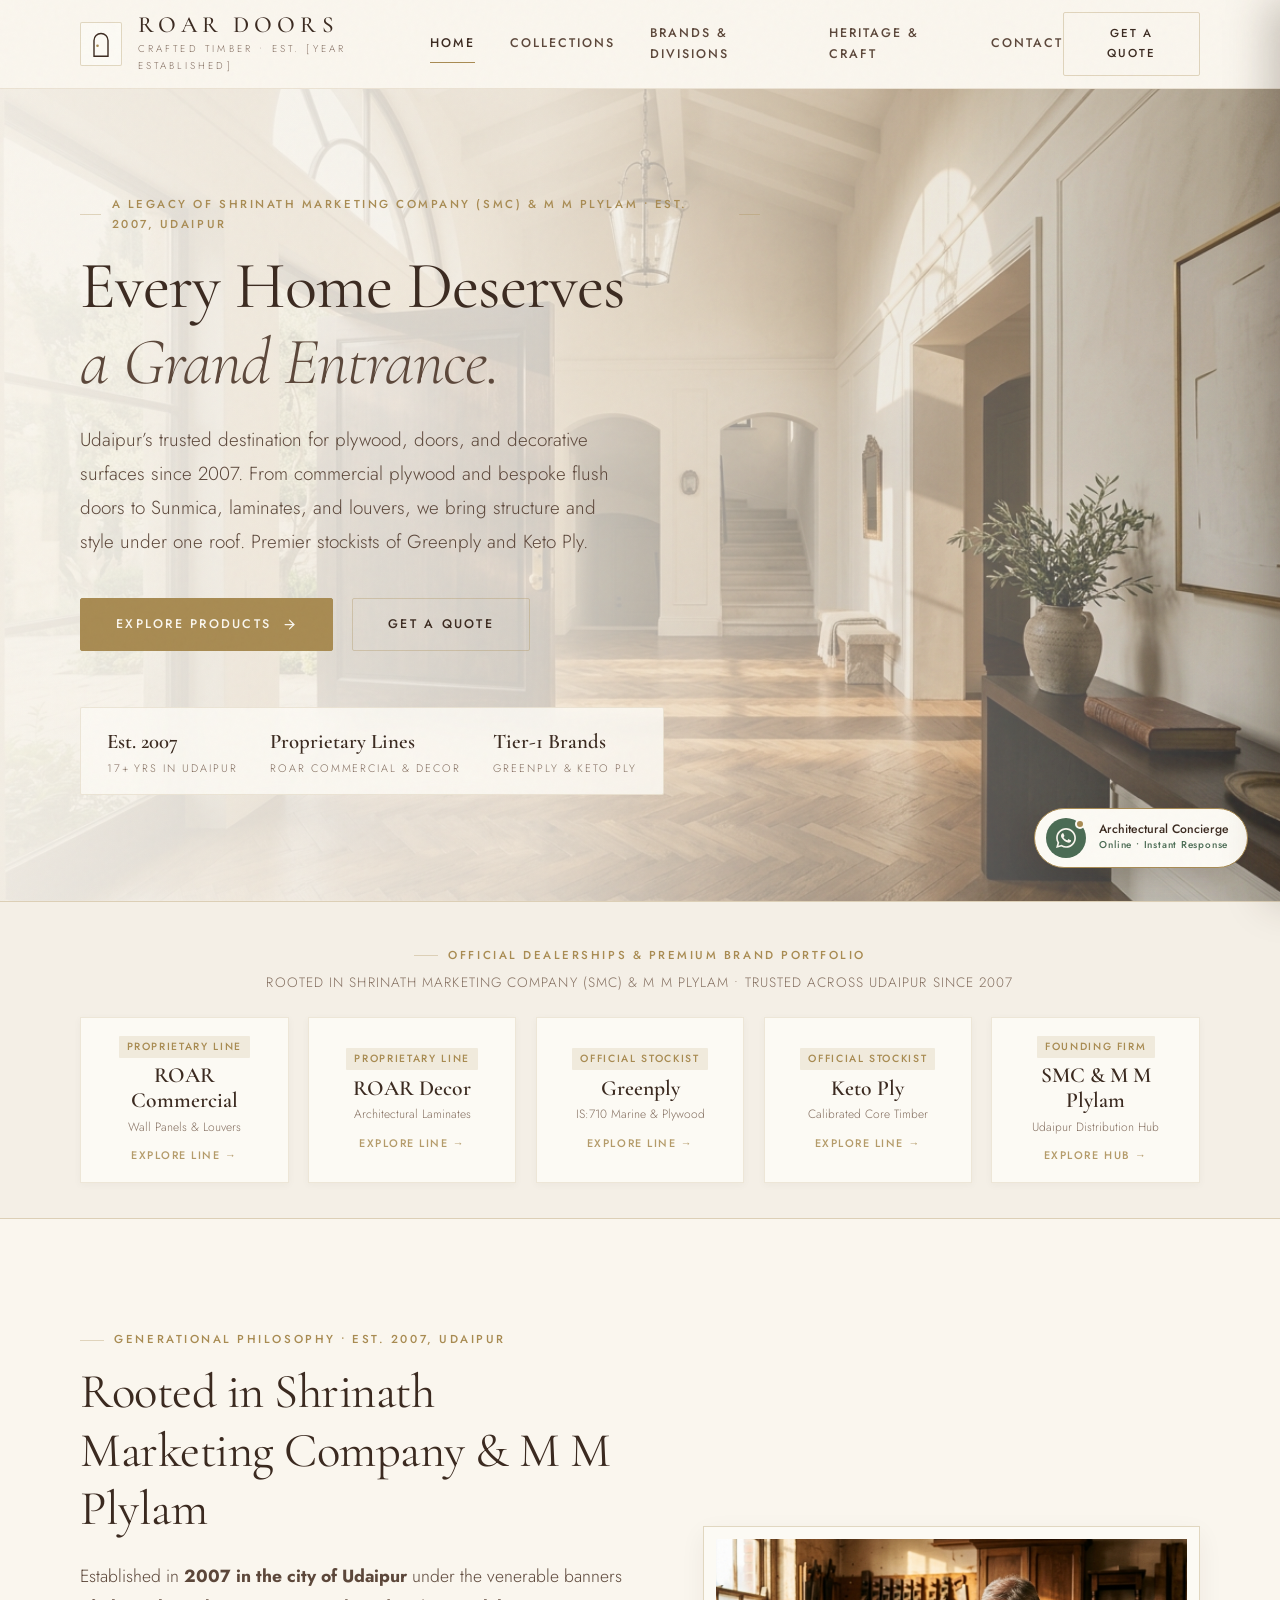
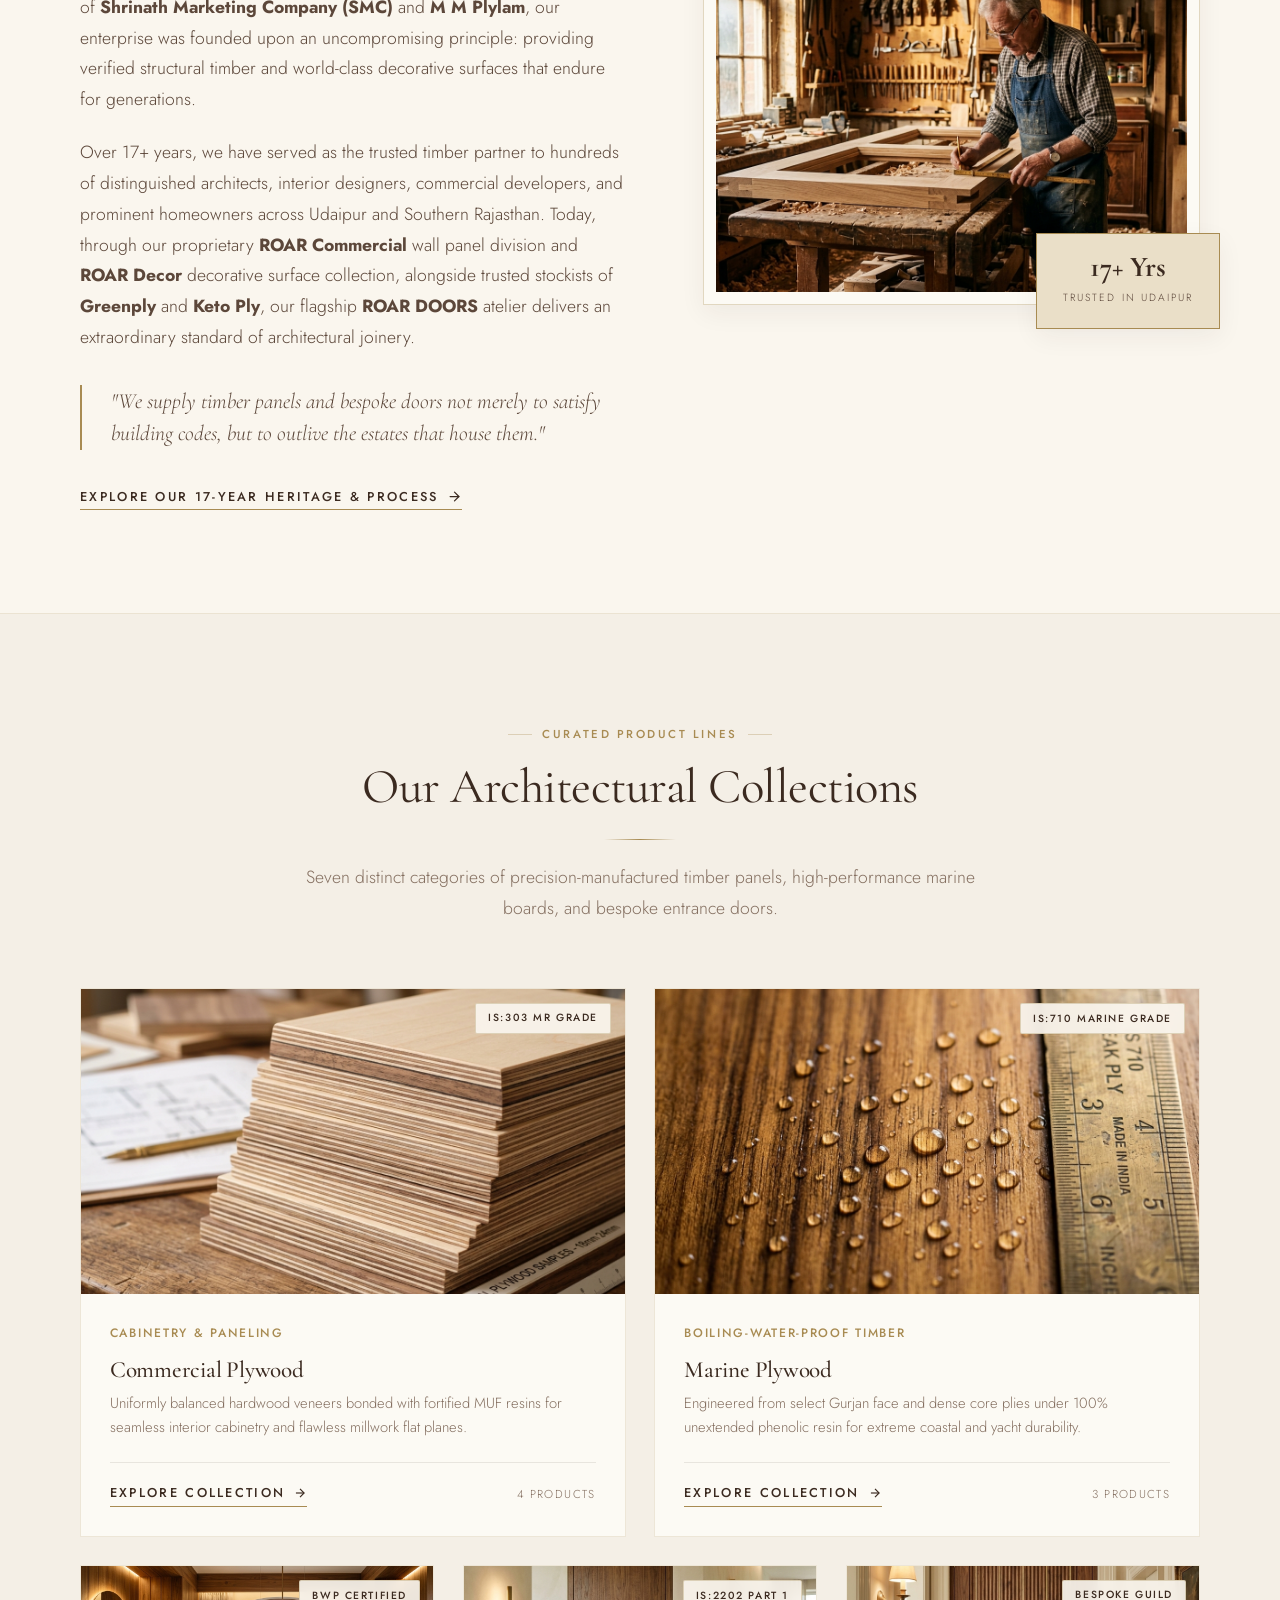
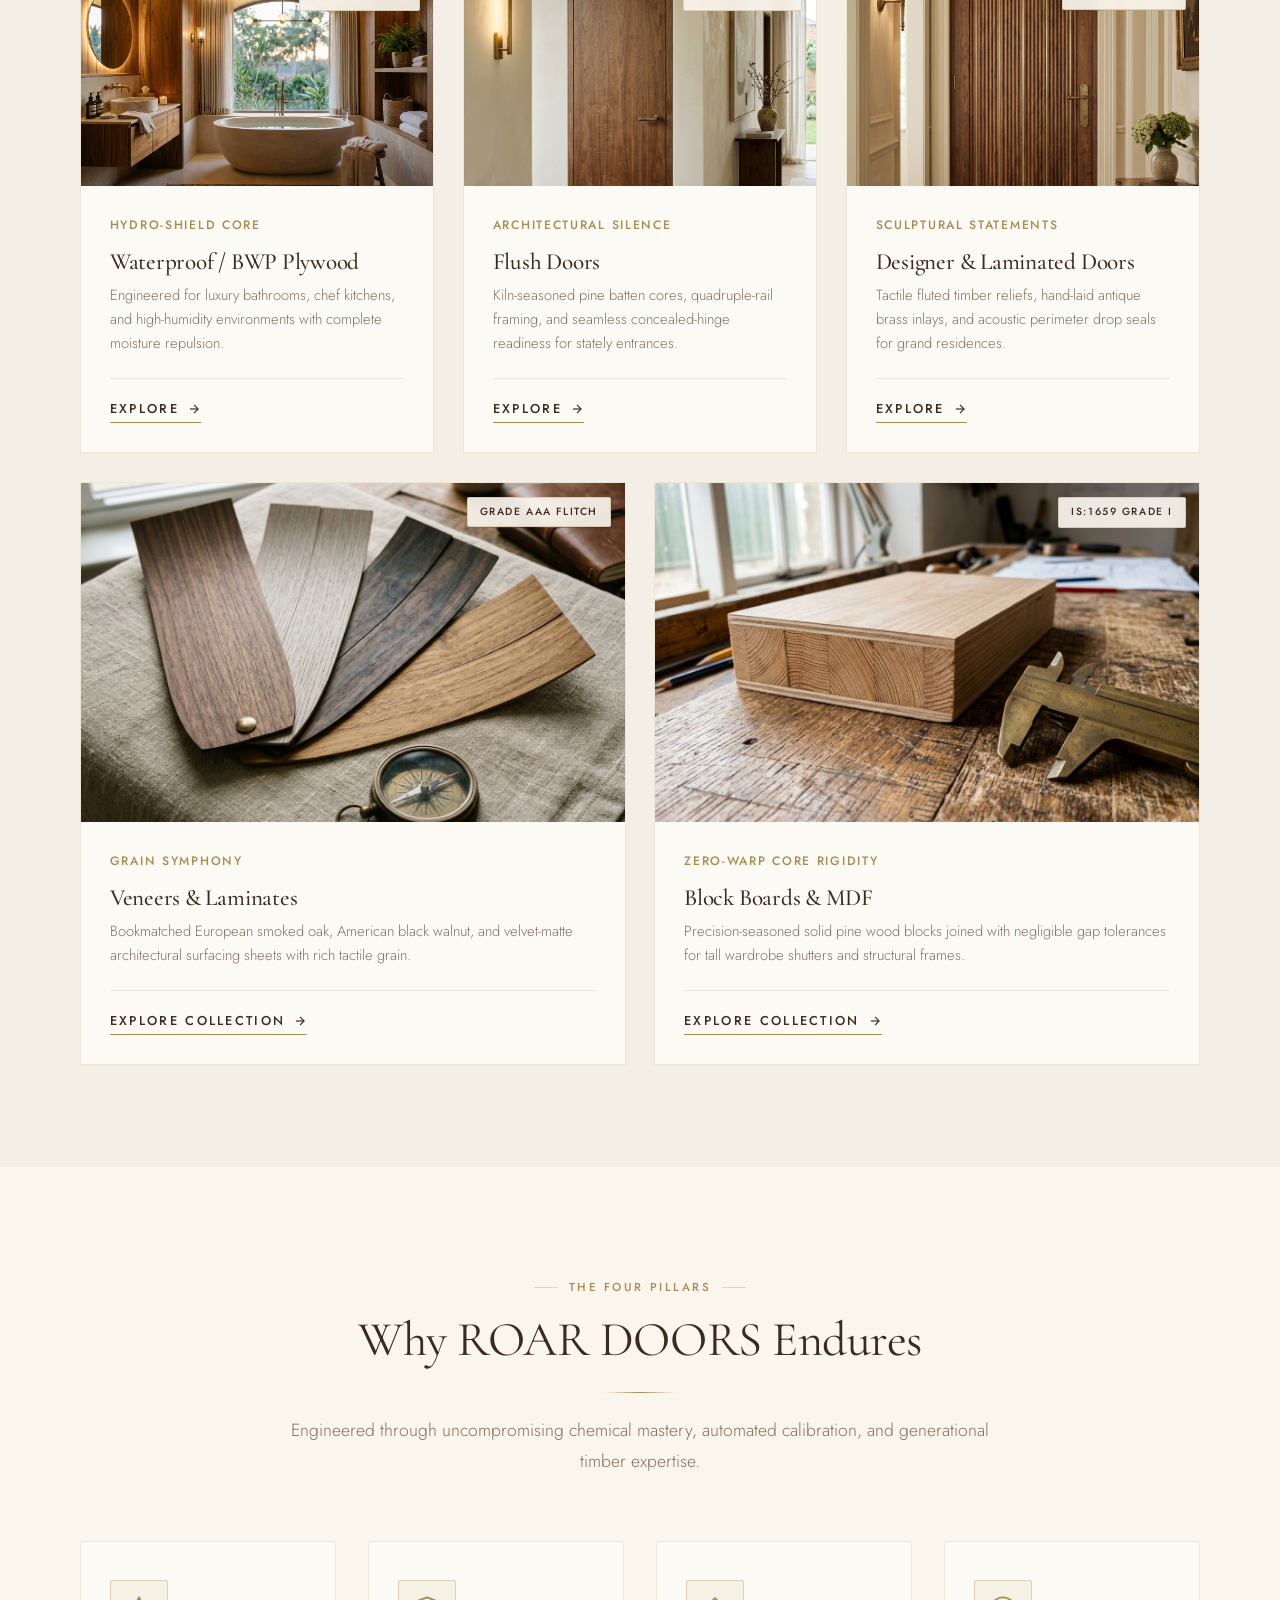
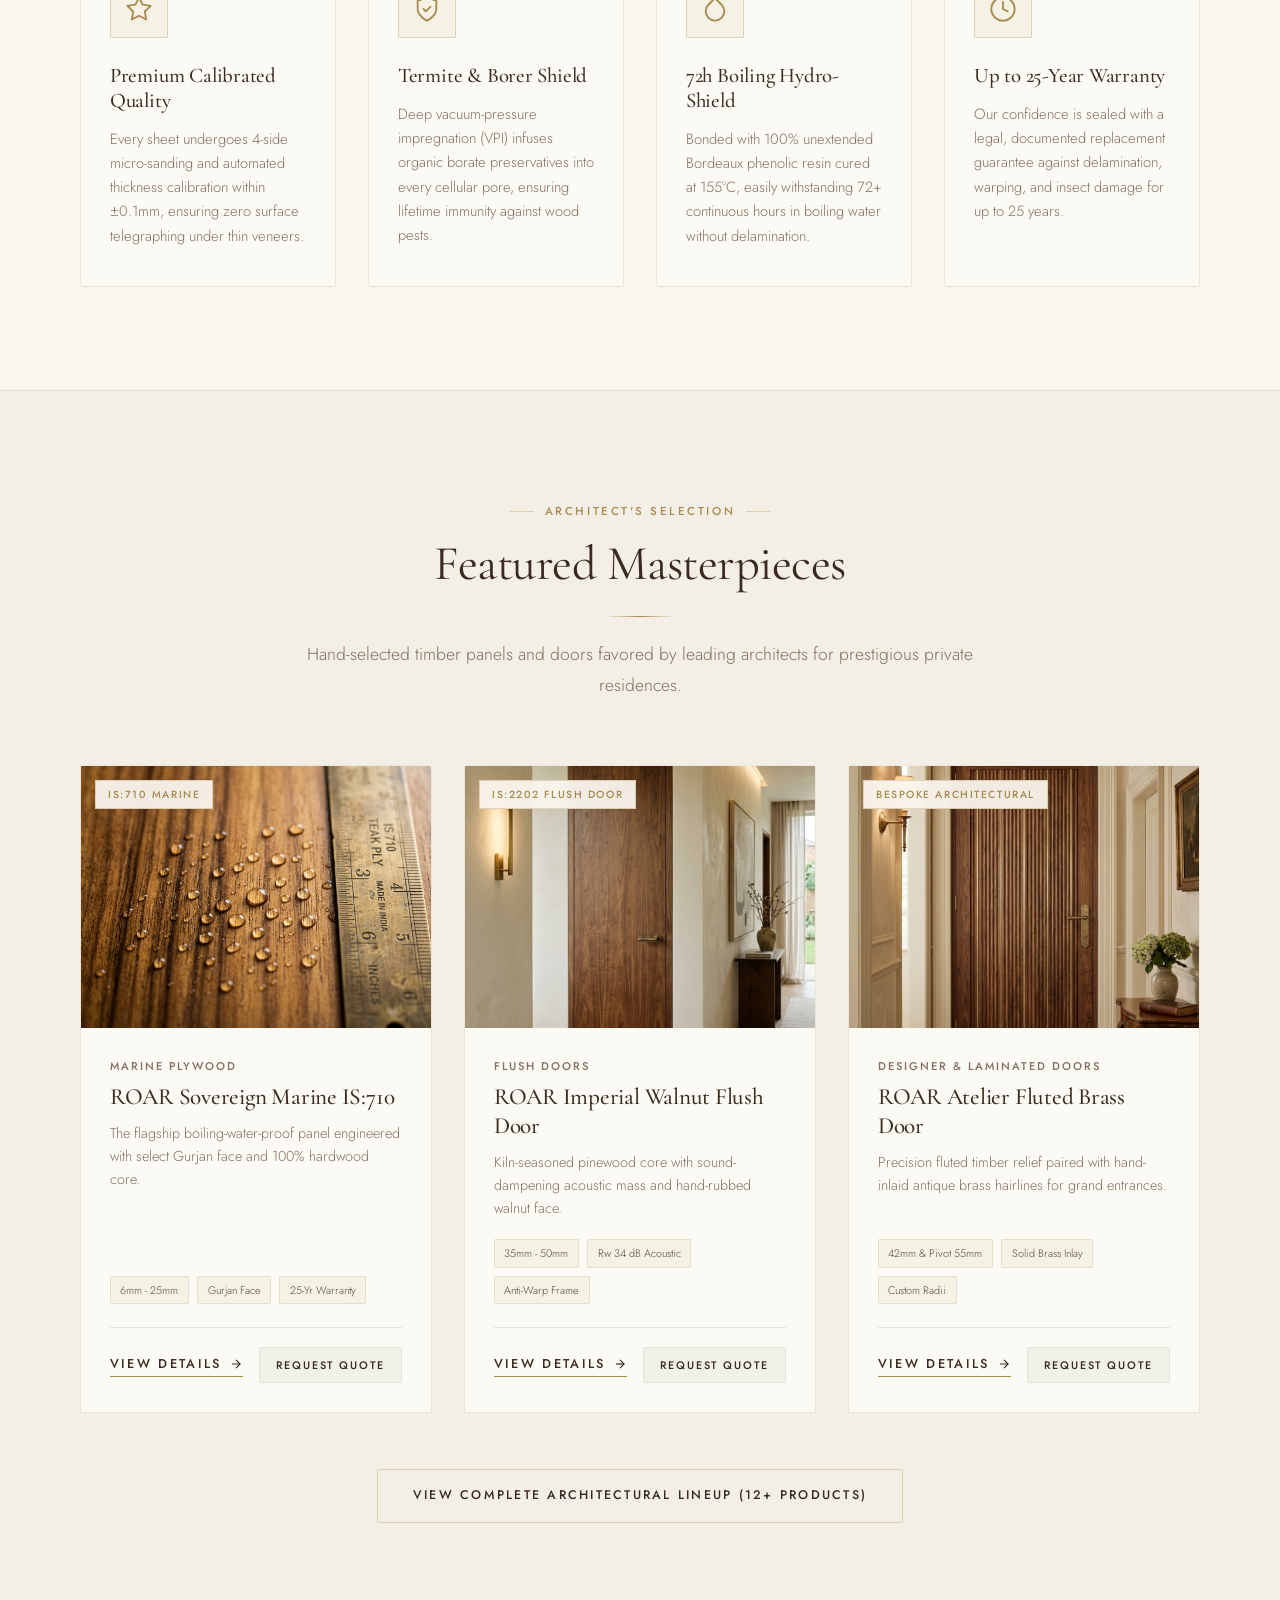
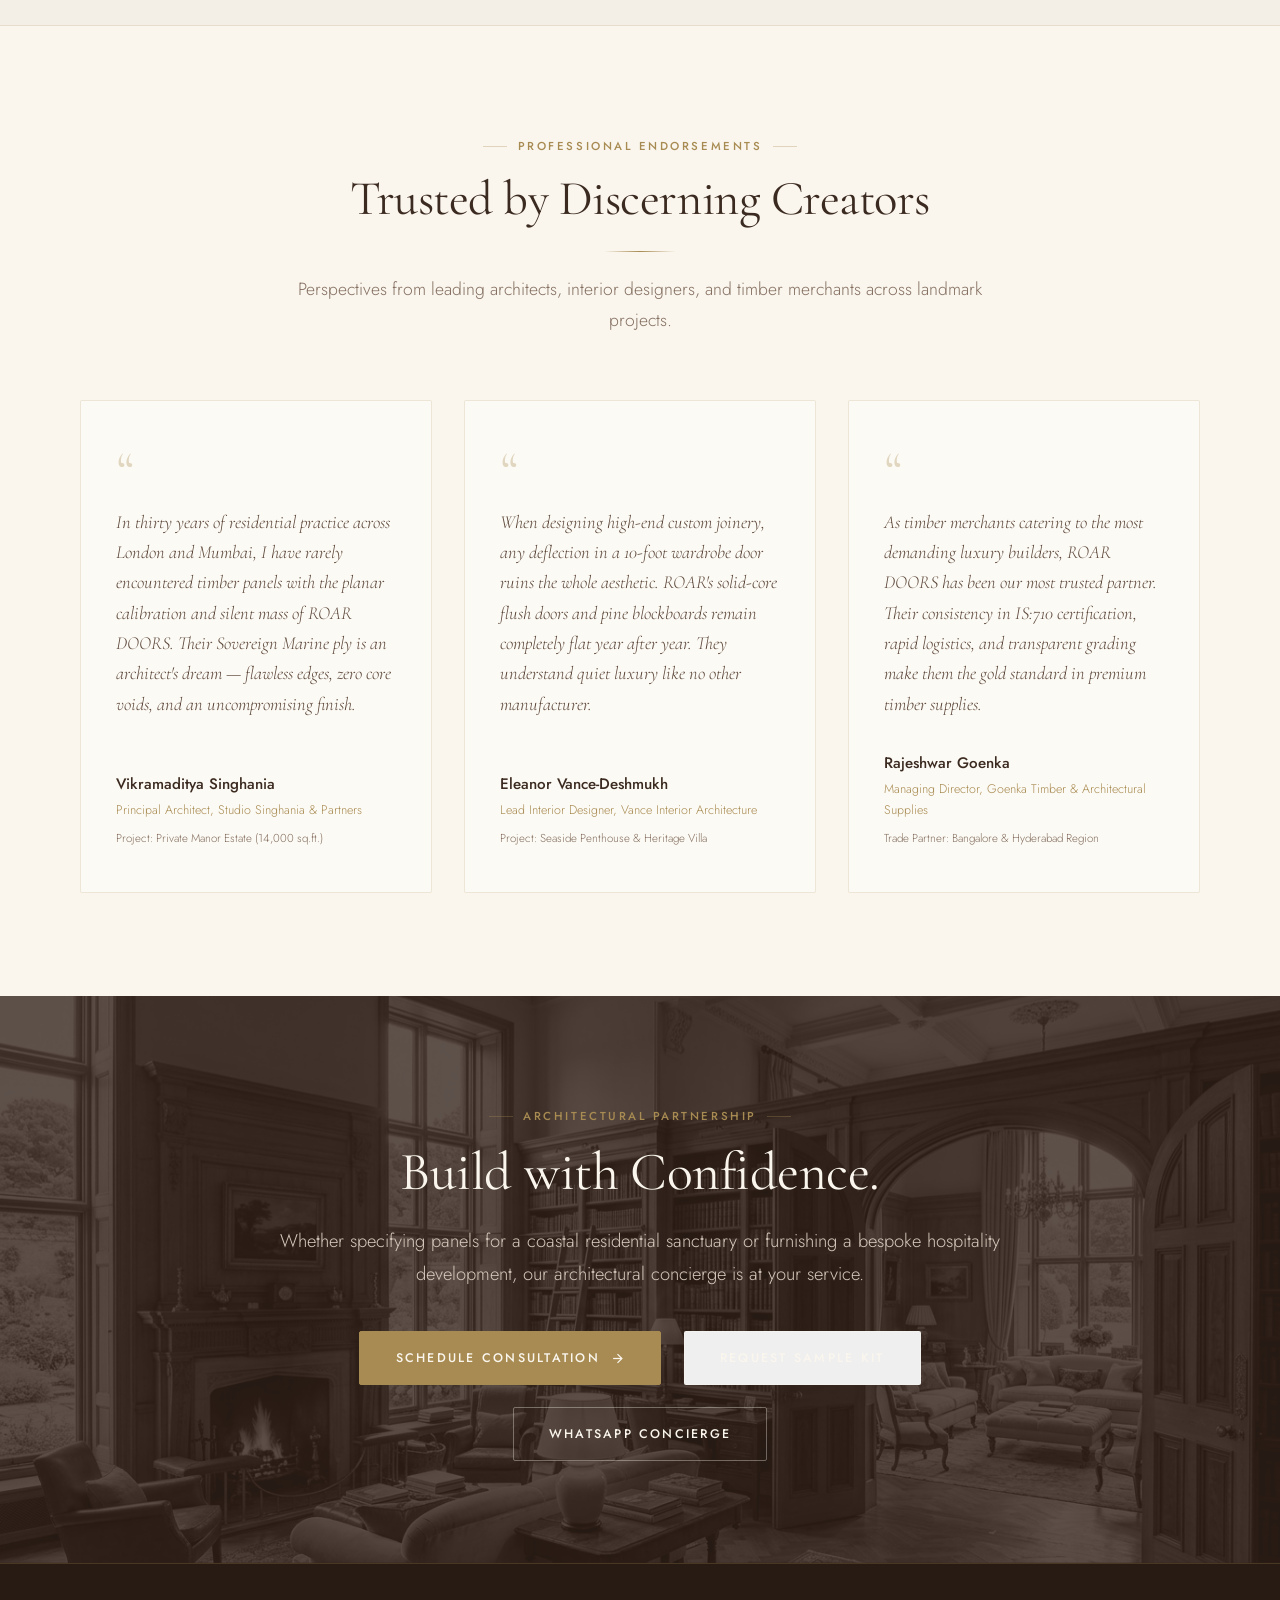
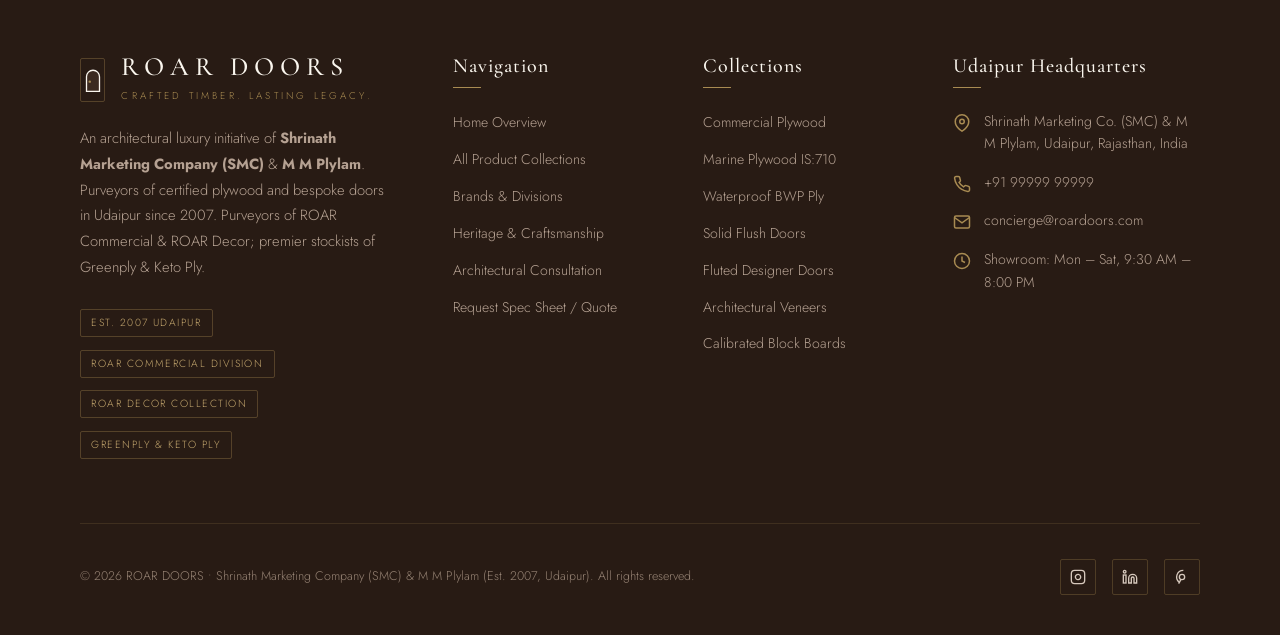
<file: index.html>
<!DOCTYPE html>
<html lang="en">
<head>
  <meta charset="UTF-8">
  <meta name="viewport" content="width=device-width, initial-scale=1.0">
  <title>ROAR DOORS | Every Home Deserves a Grand Entrance — Luxury Doors & Plywood</title>
  <meta name="description" content="ROAR DOORS manufactures peerless commercial and marine plywood, bespoke flush doors, and architectural veneers. Quiet luxury, timeless craftsmanship, and lifelong durability.">
  <meta name="keywords" content="ROAR DOORS, luxury plywood, marine plywood IS 710, bespoke doors, flush doors, architectural veneers, quiet luxury timber, block board">
  
  <!-- Favicon -->
  <link rel="icon" type="image/png" href="assets/images/roar_doors_logo.png">

  <!-- Google Fonts: Cormorant Garamond & Jost -->
  <link rel="preconnect" href="https://fonts.googleapis.com">
  <link rel="preconnect" href="https://fonts.gstatic.com" crossorigin>
  <link href="https://fonts.googleapis.com/css2?family=Cormorant+Garamond:ital,wght@0,300;0,400;0,500;0,600;0,700;1,300;1,400;1,600&family=Jost:wght@300;400;500;600&display=swap" rel="stylesheet">

  <!-- Core & Responsive Stylesheets -->
  <link rel="stylesheet" href="css/style.css">
  <link rel="stylesheet" href="css/responsive.css">
</head>
<body>

  <!-- ========================================================================
       01. Sticky Header & Navigation
       ======================================================================== -->
  <header class="site-header" id="site-header">
    <div class="container">
      <div class="header-inner">
        <!-- Wordmark & Arched Door Emblem -->
        <a href="index.html" class="brand-mark" aria-label="ROAR DOORS Home">
          <div class="brand-emblem">
            <!-- Arched Door Monogram SVG -->
            <svg viewBox="0 0 24 32" fill="none" xmlns="http://www.w3.org/2000/svg">
              <path d="M4 30V12C4 7.58172 7.58172 4 12 4C16.4183 4 20 7.58172 20 12V30H4Z" stroke="#3B2A20" stroke-width="1.6" fill="none"/>
              <circle cx="8" cy="18" r="1.5" fill="#A88B52"/>
            </svg>
          </div>
          <div class="brand-text">
            <span class="brand-title">ROAR DOORS</span>
            <span class="brand-sub">Crafted Timber • Est. [Year established]</span>
          </div>
        </a>

        <!-- Desktop Navigation -->
        <nav class="nav-menu" aria-label="Main Navigation">
          <a href="index.html" class="nav-link active">Home</a>
          <a href="products.html" class="nav-link">Collections</a>
          <a href="brands.html" class="nav-link">Brands & Divisions</a>
          <a href="about.html" class="nav-link">Heritage & Craft</a>
          <a href="contact.html" class="nav-link">Contact</a>
        </nav>

        <!-- Header Actions -->
        <div class="header-actions">
          <button class="btn btn-outline" data-open-quote-modal style="padding: 0.7rem 1.4rem; font-size: 0.72rem;">
            Get a Quote
          </button>
          <button class="mobile-toggle" aria-label="Toggle Mobile Menu">
            <svg viewBox="0 0 24 24" fill="none" stroke="currentColor" stroke-width="1.8" stroke-linecap="round" stroke-linejoin="round">
              <line x1="3" y1="12" x2="21" y2="12"></line>
              <line x1="3" y1="6" x2="21" y2="6"></line>
              <line x1="3" y1="18" x2="21" y2="18"></line>
            </svg>
          </button>
        </div>
      </div>
    </div>
  </header>

  <!-- Mobile Drawer Menu -->
  <div class="mobile-drawer-overlay"></div>
  <aside class="mobile-drawer" aria-label="Mobile Navigation Drawer">
    <div class="drawer-header">
      <div class="brand-mark">
        <div class="brand-emblem" style="width: 36px; height: 36px;">
          <svg viewBox="0 0 24 32" fill="none" style="width: 18px; height: 24px;">
            <path d="M4 30V12C4 7.58172 7.58172 4 12 4C16.4183 4 20 7.58172 20 12V30H4Z" stroke="#3B2A20" stroke-width="1.6"/>
            <circle cx="8" cy="18" r="1.5" fill="#A88B52"/>
          </svg>
        </div>
        <span class="brand-title" style="font-size: 1.25rem;">ROAR DOORS</span>
      </div>
      <button class="drawer-close-btn dialog-close-btn" aria-label="Close menu">&times;</button>
    </div>

    <nav class="drawer-links">
      <a href="index.html" class="active">Home</a>
      <a href="products.html">All Collections</a>
      <a href="brands.html">Brands & Divisions</a>
      <a href="about.html">Heritage & Craft</a>
      <a href="contact.html">Architectural Consultation</a>
    </nav>

    <div class="drawer-footer">
      <p style="font-size: 0.85rem; color: var(--text-muted); margin-bottom: 1.2rem;">
        Direct Inquiries: <br>
        <strong style="color: var(--text-primary);">[Phone]</strong><br>
        <span>[Email]</span>
      </p>
      <button class="btn btn-brass" style="width: 100%;" data-open-quote-modal>
        Request Architectural Quote
      </button>
    </div>
  </aside>

  <main id="main-content">
    <!-- ========================================================================
         02. Full-Screen Hero Section
         ======================================================================== -->
    <section class="hero-section" aria-label="Brand Introduction">
      <div class="hero-background">
        <!-- Hero Photography: Grand Walnut Pivot Door & Quiet Luxury Hall -->
        <img src="assets/images/hero_timber_interior.jpg" alt="ROAR DOORS bespoke solid timber pivot door in a luxury architectural villa" fetchpriority="high">
      </div>
      <div class="hero-scrim"></div>

      <div class="container">
        <div class="hero-content">
          <div class="eyebrow">A Legacy of Shrinath Marketing Company (SMC) & M M Plylam • Est. 2007, Udaipur</div>
          <h1 class="hero-tagline">
            Every Home Deserves<br>
            <em>a Grand Entrance.</em>
          </h1>
          <p class="hero-lead">
            Udaipur’s trusted destination for plywood, doors, and decorative surfaces since 2007. From commercial plywood and bespoke flush doors to Sunmica, laminates, and louvers, we bring structure and style under one roof. Premier stockists of Greenply and Keto Ply.
          </p>

          <div class="hero-cta-group">
            <a href="products.html" class="btn btn-brass">
              Explore Products
              <svg width="15" height="15" viewBox="0 0 24 24" fill="none" stroke="currentColor" stroke-width="2" stroke-linecap="round" stroke-linejoin="round">
                <line x1="5" y1="12" x2="19" y2="12"></line>
                <polyline points="12 5 19 12 12 19"></polyline>
              </svg>
            </a>
            <button class="btn btn-outline" data-open-quote-modal>
              Get a Quote
            </button>
          </div>

          <!-- Subtle specs banner -->
          <div class="hero-specs-badge">
            <div class="hero-spec-item">
              <strong>Est. 2007</strong>
              <span>17+ Yrs in Udaipur</span>
            </div>
            <div class="hero-spec-item">
              <strong>Proprietary Lines</strong>
              <span>ROAR Commercial & Decor</span>
            </div>
            <div class="hero-spec-item">
              <strong>Tier-1 Brands</strong>
              <span>Greenply & Keto Ply</span>
            </div>
          </div>
        </div>
      </div>
    </section>

    <!-- ========================================================================
         Authorized Brand Partners & Udaipur Heritage Strip
         ======================================================================== -->
    <section class="brand-partners-strip" aria-label="Authorized Brand Partners">
      <div class="container">
        <div class="brand-partners-header">
          <div class="eyebrow no-after">Official Dealerships & Premium Brand Portfolio</div>
          <p>Rooted in Shrinath Marketing Company (SMC) & M M Plylam • Trusted Across Udaipur Since 2007</p>
        </div>
        <div class="partners-badge-grid">
          <a href="brands.html?id=roar-commercial" class="partner-badge-card" title="Explore ROAR Commercial Product Line">
            <span class="partner-role">Proprietary Line</span>
            <span class="partner-name">ROAR Commercial</span>
            <span class="partner-cat">Wall Panels & Louvers</span>
            <span class="partner-explore-link">Explore Line &rarr;</span>
          </a>
          <a href="brands.html?id=roar-decor" class="partner-badge-card" title="Explore ROAR Decor Product Line">
            <span class="partner-role">Proprietary Line</span>
            <span class="partner-name">ROAR Decor</span>
            <span class="partner-cat">Architectural Laminates</span>
            <span class="partner-explore-link">Explore Line &rarr;</span>
          </a>
          <a href="brands.html?id=greenply" class="partner-badge-card" title="Explore Greenply Product Line">
            <span class="partner-role">Official Stockist</span>
            <span class="partner-name">Greenply</span>
            <span class="partner-cat">IS:710 Marine & Plywood</span>
            <span class="partner-explore-link">Explore Line &rarr;</span>
          </a>
          <a href="brands.html?id=keto-ply" class="partner-badge-card" title="Explore Keto Ply Product Line">
            <span class="partner-role">Official Stockist</span>
            <span class="partner-name">Keto Ply</span>
            <span class="partner-cat">Calibrated Core Timber</span>
            <span class="partner-explore-link">Explore Line &rarr;</span>
          </a>
          <a href="brands.html?id=smc-plylam" class="partner-badge-card" title="Explore SMC & M M Plylam Distribution Hub">
            <span class="partner-role">Founding Firm</span>
            <span class="partner-name">SMC & M M Plylam</span>
            <span class="partner-cat">Udaipur Distribution Hub</span>
            <span class="partner-explore-link">Explore Hub &rarr;</span>
          </a>
        </div>
      </div>
    </section>

    <!-- ========================================================================
         03. Short Brand Intro (Craftsmanship & Quality)
         ======================================================================== -->
    <section class="brand-intro-section section-padding" aria-label="About the Atelier">
      <div class="container">
        <div class="brand-intro-grid">
          <div class="brand-intro-text">
            <div class="eyebrow no-after">Generational Philosophy • Est. 2007, Udaipur</div>
            <h2>Rooted in Shrinath Marketing Company & M M Plylam</h2>
            <p>
              Established in <strong>2007 in the city of Udaipur</strong> under the venerable banners of <strong>Shrinath Marketing Company (SMC)</strong> and <strong>M M Plylam</strong>, our enterprise was founded upon an uncompromising principle: providing verified structural timber and world-class decorative surfaces that endure for generations.
            </p>
            <p>
              Over 17+ years, we have served as the trusted timber partner to hundreds of distinguished architects, interior designers, commercial developers, and prominent homeowners across Udaipur and Southern Rajasthan. Today, through our proprietary <strong>ROAR Commercial</strong> wall panel division and <strong>ROAR Decor</strong> decorative surface collection, alongside trusted stockists of <strong>Greenply</strong> and <strong>Keto Ply</strong>, our flagship <strong>ROAR DOORS</strong> atelier delivers an extraordinary standard of architectural joinery.
            </p>
            <blockquote class="brand-intro-quote">
              "We supply timber panels and bespoke doors not merely to satisfy building codes, but to outlive the estates that house them."
            </blockquote>
            <a href="about.html" class="link-editorial">
              Explore Our 17-Year Heritage & Process
              <svg width="15" height="15" viewBox="0 0 24 24" fill="none" stroke="currentColor" stroke-width="2" stroke-linecap="round" stroke-linejoin="round">
                <line x1="5" y1="12" x2="19" y2="12"></line>
                <polyline points="12 5 19 12 12 19"></polyline>
              </svg>
            </a>
          </div>

          <div class="brand-intro-media">
            <div class="frame-outer">
              <img src="assets/images/artisan_craftsmanship.jpg" alt="Master craftsman inspecting seasoned solid timber in the ROAR atelier" loading="lazy">
            </div>
            <div class="intro-badge-overlay">
              <strong>17+ Yrs</strong>
              <span>Trusted in Udaipur</span>
            </div>
          </div>
        </div>
      </div>
    </section>

    <!-- ========================================================================
         04. "Our Collections" Grid (7 Distinct Product Categories)
         ======================================================================== -->
    <section class="collections-section section-padding" id="collections" aria-label="Our Product Collections">
      <div class="container">
        <div class="section-header">
          <div class="eyebrow">Curated Product Lines</div>
          <h2>Our Architectural Collections</h2>
          <div class="brass-divider"></div>
          <p>
            Seven distinct categories of precision-manufactured timber panels, high-performance marine boards, and bespoke entrance doors.
          </p>
        </div>

        <div class="collections-grid">
          <!-- 1. Commercial Plywood -->
          <article class="col-card col-card-large">
            <div class="col-card-media">
              <img src="assets/images/category_commercial_ply.jpg" alt="ROAR Commercial Plywood Stack" loading="eager">
              <span class="col-card-grade-badge">IS:303 MR Grade</span>
            </div>
            <div class="col-card-body">
              <div class="col-card-tagline">Cabinetry & Paneling</div>
              <h3>Commercial Plywood</h3>
              <p>Uniformly balanced hardwood veneers bonded with fortified MUF resins for seamless interior cabinetry and flawless millwork flat planes.</p>
              <div class="col-card-footer">
                <a href="products.html?category=commercial-plywood" class="link-editorial">
                  Explore Collection
                  <svg width="14" height="14" viewBox="0 0 24 24" fill="none" stroke="currentColor" stroke-width="2"><line x1="5" y1="12" x2="19" y2="12"></line><polyline points="12 5 19 12 12 19"></polyline></svg>
                </a>
                <span style="font-size: 0.72rem; color: var(--text-muted); text-transform: uppercase; letter-spacing: 0.12em;">4 Products</span>
              </div>
            </div>
          </article>

          <!-- 2. Marine Plywood -->
          <article class="col-card col-card-large">
            <div class="col-card-media">
              <img src="assets/images/category_marine_ply.jpg" alt="ROAR Sovereign Marine Plywood" loading="eager">
              <span class="col-card-grade-badge">IS:710 Marine Grade</span>
            </div>
            <div class="col-card-body">
              <div class="col-card-tagline">Boiling-Water-Proof Timber</div>
              <h3>Marine Plywood</h3>
              <p>Engineered from select Gurjan face and dense core plies under 100% unextended phenolic resin for extreme coastal and yacht durability.</p>
              <div class="col-card-footer">
                <a href="products.html?category=marine-plywood" class="link-editorial">
                  Explore Collection
                  <svg width="14" height="14" viewBox="0 0 24 24" fill="none" stroke="currentColor" stroke-width="2"><line x1="5" y1="12" x2="19" y2="12"></line><polyline points="12 5 19 12 12 19"></polyline></svg>
                </a>
                <span style="font-size: 0.72rem; color: var(--text-muted); text-transform: uppercase; letter-spacing: 0.12em;">3 Products</span>
              </div>
            </div>
          </article>

          <!-- 3. Waterproof / BWP Plywood -->
          <article class="col-card col-card-medium">
            <div class="col-card-media">
              <img src="assets/images/category_waterproof_bwp.jpg" alt="ROAR Waterproof BWP Plywood in Luxury Spa" loading="eager">
              <span class="col-card-grade-badge">BWP Certified</span>
            </div>
            <div class="col-card-body">
              <div class="col-card-tagline">Hydro-Shield Core</div>
              <h3>Waterproof / BWP Plywood</h3>
              <p>Engineered for luxury bathrooms, chef kitchens, and high-humidity environments with complete moisture repulsion.</p>
              <div class="col-card-footer">
                <a href="products.html?category=waterproof-bwp" class="link-editorial">
                  Explore
                  <svg width="14" height="14" viewBox="0 0 24 24" fill="none" stroke="currentColor" stroke-width="2"><line x1="5" y1="12" x2="19" y2="12"></line><polyline points="12 5 19 12 12 19"></polyline></svg>
                </a>
              </div>
            </div>
          </article>

          <!-- 4. Flush Doors -->
          <article class="col-card col-card-medium">
            <div class="col-card-media">
              <img src="assets/images/category_flush_doors.jpg" alt="ROAR Solid Core Flush Door" loading="eager">
              <span class="col-card-grade-badge">IS:2202 Part 1</span>
            </div>
            <div class="col-card-body">
              <div class="col-card-tagline">Architectural Silence</div>
              <h3>Flush Doors</h3>
              <p>Kiln-seasoned pine batten cores, quadruple-rail framing, and seamless concealed-hinge readiness for stately entrances.</p>
              <div class="col-card-footer">
                <a href="products.html?category=flush-doors" class="link-editorial">
                  Explore
                  <svg width="14" height="14" viewBox="0 0 24 24" fill="none" stroke="currentColor" stroke-width="2"><line x1="5" y1="12" x2="19" y2="12"></line><polyline points="12 5 19 12 12 19"></polyline></svg>
                </a>
              </div>
            </div>
          </article>

          <!-- 5. Designer & Laminated Doors -->
          <article class="col-card col-card-medium">
            <div class="col-card-media">
              <img src="assets/images/category_designer_doors.jpg" alt="ROAR Fluted Designer Door with Brass Inlays" loading="eager">
              <span class="col-card-grade-badge">Bespoke Guild</span>
            </div>
            <div class="col-card-body">
              <div class="col-card-tagline">Sculptural Statements</div>
              <h3>Designer & Laminated Doors</h3>
              <p>Tactile fluted timber reliefs, hand-laid antique brass inlays, and acoustic perimeter drop seals for grand residences.</p>
              <div class="col-card-footer">
                <a href="products.html?category=designer-doors" class="link-editorial">
                  Explore
                  <svg width="14" height="14" viewBox="0 0 24 24" fill="none" stroke="currentColor" stroke-width="2"><line x1="5" y1="12" x2="19" y2="12"></line><polyline points="12 5 19 12 12 19"></polyline></svg>
                </a>
              </div>
            </div>
          </article>

          <!-- 6. Veneers & Laminates -->
          <article class="col-card col-card-wide">
            <div class="col-card-media">
              <img src="assets/images/category_veneers_laminates.jpg" alt="ROAR Natural Wood Veneer Samples Fan" loading="eager">
              <span class="col-card-grade-badge">Grade AAA Flitch</span>
            </div>
            <div class="col-card-body">
              <div class="col-card-tagline">Grain Symphony</div>
              <h3>Veneers & Laminates</h3>
              <p>Bookmatched European smoked oak, American black walnut, and velvet-matte architectural surfacing sheets with rich tactile grain.</p>
              <div class="col-card-footer">
                <a href="products.html?category=veneers-laminates" class="link-editorial">
                  Explore Collection
                  <svg width="14" height="14" viewBox="0 0 24 24" fill="none" stroke="currentColor" stroke-width="2"><line x1="5" y1="12" x2="19" y2="12"></line><polyline points="12 5 19 12 12 19"></polyline></svg>
                </a>
              </div>
            </div>
          </article>

          <!-- 7. Block Boards & MDF -->
          <article class="col-card col-card-wide">
            <div class="col-card-media">
              <img src="assets/images/category_blockboards.jpg" alt="ROAR Calibrated Pine Block Board Core" loading="eager">
              <span class="col-card-grade-badge">IS:1659 Grade I</span>
            </div>
            <div class="col-card-body">
              <div class="col-card-tagline">Zero-Warp Core Rigidity</div>
              <h3>Block Boards & MDF</h3>
              <p>Precision-seasoned solid pine wood blocks joined with negligible gap tolerances for tall wardrobe shutters and structural frames.</p>
              <div class="col-card-footer">
                <a href="products.html?category=blockboards-mdf" class="link-editorial">
                  Explore Collection
                  <svg width="14" height="14" viewBox="0 0 24 24" fill="none" stroke="currentColor" stroke-width="2"><line x1="5" y1="12" x2="19" y2="12"></line><polyline points="12 5 19 12 12 19"></polyline></svg>
                </a>
              </div>
            </div>
          </article>
        </div>
      </div>
    </section>

    <!-- ========================================================================
         05. "Why ROAR DOORS" (4 Elegant Icon Points)
         ======================================================================== -->
    <section class="why-section section-padding" aria-label="Why Choose ROAR DOORS">
      <div class="container">
        <div class="section-header">
          <div class="eyebrow">The Four Pillars</div>
          <h2>Why ROAR DOORS Endures</h2>
          <div class="brass-divider"></div>
          <p>
            Engineered through uncompromising chemical mastery, automated calibration, and generational timber expertise.
          </p>
        </div>

        <div class="pillars-grid">
          <!-- Pillar 1: Premium Quality -->
          <div class="pillar-card">
            <div class="pillar-icon-box">
              <svg viewBox="0 0 24 24" fill="none" stroke="currentColor" stroke-width="1.6" stroke-linecap="round" stroke-linejoin="round">
                <polygon points="12 2 15.09 8.26 22 9.27 17 14.14 18.18 21.02 12 17.77 5.82 21.02 7 14.14 2 9.27 8.91 8.26 12 2"></polygon>
              </svg>
            </div>
            <h3>Premium Calibrated Quality</h3>
            <p>Every sheet undergoes 4-side micro-sanding and automated thickness calibration within ±0.1mm, ensuring zero surface telegraphing under thin veneers.</p>
          </div>

          <!-- Pillar 2: Termite & Borer Resistant -->
          <div class="pillar-card">
            <div class="pillar-icon-box">
              <svg viewBox="0 0 24 24" fill="none" stroke="currentColor" stroke-width="1.6" stroke-linecap="round" stroke-linejoin="round">
                <path d="M12 22s8-4 8-10V5l-8-3-8 3v7c0 6 8 10 8 10z"></path>
                <path d="M9 12l2 2 4-4"></path>
              </svg>
            </div>
            <h3>Termite & Borer Shield</h3>
            <p>Deep vacuum-pressure impregnation (VPI) infuses organic borate preservatives into every cellular pore, ensuring lifetime immunity against wood pests.</p>
          </div>

          <!-- Pillar 3: Water Resistant -->
          <div class="pillar-card">
            <div class="pillar-icon-box">
              <svg viewBox="0 0 24 24" fill="none" stroke="currentColor" stroke-width="1.6" stroke-linecap="round" stroke-linejoin="round">
                <path d="M12 2.69l5.66 5.66a8 8 0 1 1-11.31 0z"></path>
              </svg>
            </div>
            <h3>72h Boiling Hydro-Shield</h3>
            <p>Bonded with 100% unextended Bordeaux phenolic resin cured at 155°C, easily withstanding 72+ continuous hours in boiling water without delamination.</p>
          </div>

          <!-- Pillar 4: Long-Term Warranty -->
          <div class="pillar-card">
            <div class="pillar-icon-box">
              <svg viewBox="0 0 24 24" fill="none" stroke="currentColor" stroke-width="1.6" stroke-linecap="round" stroke-linejoin="round">
                <circle cx="12" cy="12" r="10"></circle>
                <polyline points="12 6 12 12 16 14"></polyline>
              </svg>
            </div>
            <h3>Up to 25-Year Warranty</h3>
            <p>Our confidence is sealed with a legal, documented replacement guarantee against delamination, warping, and insect damage for up to 25 years.</p>
          </div>
        </div>
      </div>
    </section>

    <!-- ========================================================================
         06. Featured Products Showcase Strip
         ======================================================================== -->
    <section class="featured-section section-padding" aria-label="Featured Showcase">
      <div class="container">
        <div class="section-header">
          <div class="eyebrow">Architect's Selection</div>
          <h2>Featured Masterpieces</h2>
          <div class="brass-divider"></div>
          <p>
            Hand-selected timber panels and doors favored by leading architects for prestigious private residences.
          </p>
        </div>

        <div class="featured-grid">
          <!-- Featured 1 -->
          <article class="product-card">
            <div class="product-card-media">
              <img src="assets/images/marine_plywood_luxury.jpg" alt="ROAR Sovereign Marine IS 710 Plywood" loading="eager">
              <span class="product-badge">IS:710 Marine</span>
            </div>
            <div class="product-card-body">
              <span class="product-card-category">Marine Plywood</span>
              <h3 class="product-card-title">ROAR Sovereign Marine IS:710</h3>
              <p class="product-card-desc">The flagship boiling-water-proof panel engineered with select Gurjan face and 100% hardwood core.</p>
              <div class="product-specs-chips">
                <span class="spec-chip">6mm - 25mm</span>
                <span class="spec-chip">Gurjan Face</span>
                <span class="spec-chip">25-Yr Warranty</span>
              </div>
              <div class="product-card-actions">
                <a href="product-detail.html?id=roar-sovereign-marine-is710" class="link-editorial">
                  View Details
                  <svg width="14" height="14" viewBox="0 0 24 24" fill="none" stroke="currentColor" stroke-width="2"><line x1="5" y1="12" x2="19" y2="12"></line><polyline points="12 5 19 12 12 19"></polyline></svg>
                </a>
                <button class="btn btn-sage" style="padding: 0.5rem 1rem; font-size: 0.68rem;" data-open-quote-modal data-product="ROAR Sovereign Marine IS:710">
                  Request Quote
                </button>
              </div>
            </div>
          </article>

          <!-- Featured 2 -->
          <article class="product-card">
            <div class="product-card-media">
              <img src="assets/images/category_flush_doors.jpg" alt="ROAR Imperial American Walnut Flush Door" loading="eager">
              <span class="product-badge">IS:2202 Flush Door</span>
            </div>
            <div class="product-card-body">
              <span class="product-card-category">Flush Doors</span>
              <h3 class="product-card-title">ROAR Imperial Walnut Flush Door</h3>
              <p class="product-card-desc">Kiln-seasoned pinewood core with sound-dampening acoustic mass and hand-rubbed walnut face.</p>
              <div class="product-specs-chips">
                <span class="spec-chip">35mm - 50mm</span>
                <span class="spec-chip">Rw 34 dB Acoustic</span>
                <span class="spec-chip">Anti-Warp Frame</span>
              </div>
              <div class="product-card-actions">
                <a href="product-detail.html?id=roar-imperial-walnut-flush-door" class="link-editorial">
                  View Details
                  <svg width="14" height="14" viewBox="0 0 24 24" fill="none" stroke="currentColor" stroke-width="2"><line x1="5" y1="12" x2="19" y2="12"></line><polyline points="12 5 19 12 12 19"></polyline></svg>
                </a>
                <button class="btn btn-sage" style="padding: 0.5rem 1rem; font-size: 0.68rem;" data-open-quote-modal data-product="ROAR Imperial American Walnut Flush Door">
                  Request Quote
                </button>
              </div>
            </div>
          </article>

          <!-- Featured 3 -->
          <article class="product-card">
            <div class="product-card-media">
              <img src="assets/images/category_designer_doors.jpg" alt="ROAR Atelier Fluted Timber & Brass Door" loading="eager">
              <span class="product-badge">Bespoke Architectural</span>
            </div>
            <div class="product-card-body">
              <span class="product-card-category">Designer & Laminated Doors</span>
              <h3 class="product-card-title">ROAR Atelier Fluted Brass Door</h3>
              <p class="product-card-desc">Precision fluted timber relief paired with hand-inlaid antique brass hairlines for grand entrances.</p>
              <div class="product-specs-chips">
                <span class="spec-chip">42mm & Pivot 55mm</span>
                <span class="spec-chip">Solid Brass Inlay</span>
                <span class="spec-chip">Custom Radii</span>
              </div>
              <div class="product-card-actions">
                <a href="product-detail.html?id=roar-fluted-brass-designer-door" class="link-editorial">
                  View Details
                  <svg width="14" height="14" viewBox="0 0 24 24" fill="none" stroke="currentColor" stroke-width="2"><line x1="5" y1="12" x2="19" y2="12"></line><polyline points="12 5 19 12 12 19"></polyline></svg>
                </a>
                <button class="btn btn-sage" style="padding: 0.5rem 1rem; font-size: 0.68rem;" data-open-quote-modal data-product="ROAR Atelier Fluted Timber & Brass Door">
                  Request Quote
                </button>
              </div>
            </div>
          </article>
        </div>

        <div style="text-align: center; margin-top: 3.5rem;">
          <a href="products.html" class="btn btn-outline">
            View Complete Architectural Lineup (12+ Products)
          </a>
        </div>
      </div>
    </section>

    <!-- ========================================================================
         07. Testimonials from Architects, Designers & Dealers
         ======================================================================== -->
    <section class="testimonials-section section-padding" aria-label="Endorsements">
      <div class="container">
        <div class="section-header">
          <div class="eyebrow">Professional Endorsements</div>
          <h2>Trusted by Discerning Creators</h2>
          <div class="brass-divider"></div>
          <p>
            Perspectives from leading architects, interior designers, and timber merchants across landmark projects.
          </p>
        </div>

        <div class="testimonials-grid">
          <!-- Testimonial 1 -->
          <div class="testimonial-card">
            <div>
              <div class="testimonial-quote-mark">“</div>
              <p class="testimonial-text">
                In thirty years of residential practice across London and Mumbai, I have rarely encountered timber panels with the planar calibration and silent mass of ROAR DOORS. Their Sovereign Marine ply is an architect's dream — flawless edges, zero core voids, and an uncompromising finish.
              </p>
            </div>
            <div class="testimonial-author">
              <strong>Vikramaditya Singhania</strong>
              <span>Principal Architect, Studio Singhania & Partners</span>
              <small>Project: Private Manor Estate (14,000 sq.ft.)</small>
            </div>
          </div>

          <!-- Testimonial 2 -->
          <div class="testimonial-card">
            <div>
              <div class="testimonial-quote-mark">“</div>
              <p class="testimonial-text">
                When designing high-end custom joinery, any deflection in a 10-foot wardrobe door ruins the whole aesthetic. ROAR's solid-core flush doors and pine blockboards remain completely flat year after year. They understand quiet luxury like no other manufacturer.
              </p>
            </div>
            <div class="testimonial-author">
              <strong>Eleanor Vance-Deshmukh</strong>
              <span>Lead Interior Designer, Vance Interior Architecture</span>
              <small>Project: Seaside Penthouse & Heritage Villa</small>
            </div>
          </div>

          <!-- Testimonial 3 -->
          <div class="testimonial-card">
            <div>
              <div class="testimonial-quote-mark">“</div>
              <p class="testimonial-text">
                As timber merchants catering to the most demanding luxury builders, ROAR DOORS has been our most trusted partner. Their consistency in IS:710 certification, rapid logistics, and transparent grading make them the gold standard in premium timber supplies.
              </p>
            </div>
            <div class="testimonial-author">
              <strong>Rajeshwar Goenka</strong>
              <span>Managing Director, Goenka Timber & Architectural Supplies</span>
              <small>Trade Partner: Bangalore & Hyderabad Region</small>
            </div>
          </div>
        </div>
      </div>
    </section>

    <!-- ========================================================================
         08. Call-to-Action Banner: "Build with Confidence"
         ======================================================================== -->
    <section class="cta-banner-section" aria-label="Consultation Call to Action">
      <div class="cta-banner-bg">
        <img src="assets/images/architectural_estate.jpg" alt="Quiet luxury manor estate interior" loading="lazy">
      </div>
      <div class="container">
        <div class="cta-banner-content">
          <div class="eyebrow" style="color: var(--brass-gold); border-color: rgba(168, 139, 82, 0.4);">Architectural Partnership</div>
          <h2>Build with Confidence.</h2>
          <p>
            Whether specifying panels for a coastal residential sanctuary or furnishing a bespoke hospitality development, our architectural concierge is at your service.
          </p>
          <div class="cta-banner-actions">
            <a href="contact.html" class="btn btn-brass-light">
              Schedule Consultation
              <svg width="15" height="15" viewBox="0 0 24 24" fill="none" stroke="currentColor" stroke-width="2"><line x1="5" y1="12" x2="19" y2="12"></line><polyline points="12 5 19 12 12 19"></polyline></svg>
            </a>
            <button class="btn btn-outline-white" data-open-quote-modal>
              Request Sample Kit
            </button>
            <a href="#" class="btn btn-outline-white" data-wa-trigger data-wa-msg="Hello ROAR DOORS, I am an architect interested in receiving your complete architectural sample kit and pricing catalog.">
              WhatsApp Concierge
            </a>
          </div>
        </div>
      </div>
    </section>
  </main>

  <!-- ========================================================================
       09. Luxury Footer
       ======================================================================== -->
  <footer class="site-footer" id="site-footer">
    <div class="container">
      <div class="footer-top">
        <!-- Col 1: Brand Info -->
        <div class="footer-col footer-brand">
          <div class="brand-mark" style="margin-bottom: 0.5rem;">
            <div class="brand-emblem" style="background-color: transparent; border-color: rgba(168, 139, 82, 0.35);">
              <svg viewBox="0 0 24 32" fill="none" style="width: 20px; height: 26px;">
                <path d="M4 30V12C4 7.58172 7.58172 4 12 4C16.4183 4 20 7.58172 20 12V30H4Z" stroke="#FAF6EE" stroke-width="1.6"/>
                <circle cx="8" cy="18" r="1.5" fill="#A88B52"/>
              </svg>
            </div>
            <div>
              <span class="brand-title">ROAR DOORS</span>
              <span class="brand-sub">Crafted Timber. Lasting Legacy.</span>
            </div>
          </div>
          <p class="footer-brand-desc">
            An architectural luxury initiative of <strong>Shrinath Marketing Company (SMC)</strong> & <strong>M M Plylam</strong>. Purveyors of certified plywood and bespoke doors in Udaipur since 2007. Purveyors of ROAR Commercial & ROAR Decor; premier stockists of Greenply & Keto Ply.
          </p>
          <div class="footer-certifications">
            <span class="cert-pill">Est. 2007 Udaipur</span>
            <span class="cert-pill">ROAR Commercial Division</span>
            <span class="cert-pill">ROAR Decor Collection</span>
            <span class="cert-pill">Greenply & Keto Ply</span>
          </div>
        </div>

        <!-- Col 2: Navigation Links -->
        <div class="footer-col">
          <h4>Navigation</h4>
          <ul class="footer-links">
            <li><a href="index.html">Home Overview</a></li>
            <li><a href="products.html">All Product Collections</a></li>
            <li><a href="brands.html">Brands & Divisions</a></li>
            <li><a href="about.html">Heritage & Craftsmanship</a></li>
            <li><a href="contact.html">Architectural Consultation</a></li>
            <li><a href="#" data-open-quote-modal>Request Spec Sheet / Quote</a></li>
          </ul>
        </div>

        <!-- Col 3: Categories -->
        <div class="footer-col">
          <h4>Collections</h4>
          <ul class="footer-links">
            <li><a href="products.html?category=commercial-plywood">Commercial Plywood</a></li>
            <li><a href="products.html?category=marine-plywood">Marine Plywood IS:710</a></li>
            <li><a href="products.html?category=waterproof-bwp">Waterproof BWP Ply</a></li>
            <li><a href="products.html?category=flush-doors">Solid Flush Doors</a></li>
            <li><a href="products.html?category=designer-doors">Fluted Designer Doors</a></li>
            <li><a href="products.html?category=veneers-laminates">Architectural Veneers</a></li>
            <li><a href="products.html?category=blockboards-mdf">Calibrated Block Boards</a></li>
          </ul>
        </div>

        <!-- Col 4: Contact & Mills -->
        <div class="footer-col">
          <h4>Udaipur Headquarters</h4>
          <div class="footer-contact-item">
            <svg viewBox="0 0 24 24" fill="none" stroke="currentColor" stroke-width="2"><path d="M21 10c0 7-9 13-9 13s-9-6-9-13a9 9 0 0 1 18 0z"></path><circle cx="12" cy="10" r="3"></circle></svg>
            <span>Shrinath Marketing Co. (SMC) & M M Plylam, Udaipur, Rajasthan, India</span>
          </div>
          <div class="footer-contact-item">
            <svg viewBox="0 0 24 24" fill="none" stroke="currentColor" stroke-width="2"><path d="M22 16.92v3a2 2 0 0 1-2.18 2 19.79 19.79 0 0 1-8.63-3.07 19.5 19.5 0 0 1-6-6 19.79 19.79 0 0 1-3.07-8.67A2 2 0 0 1 4.11 2h3a2 2 0 0 1 2 1.72 12.84 12.84 0 0 0 .7 2.81 2 2 0 0 1-.45 2.11L8.09 9.91a16 16 0 0 0 6 6l1.27-1.27a2 2 0 0 1 2.11-.45 12.84 12.84 0 0 0 2.81.7A2 2 0 0 1 22 16.92z"></path></svg>
            <a href="tel:+919999999999">+91 99999 99999</a>
          </div>
          <div class="footer-contact-item">
            <svg viewBox="0 0 24 24" fill="none" stroke="currentColor" stroke-width="2"><path d="M4 4h16c1.1 0 2 .9 2 2v12c0 1.1-.9 2-2 2H4c-1.1 0-2-.9-2-2V6c0-1.1.9-2 2-2z"></path><polyline points="22,6 12,13 2,6"></polyline></svg>
            <a href="mailto:concierge@roardoors.com">concierge@roardoors.com</a>
          </div>
          <div class="footer-contact-item">
            <svg viewBox="0 0 24 24" fill="none" stroke="currentColor" stroke-width="2"><circle cx="12" cy="12" r="10"></circle><polyline points="12 6 12 12 16 14"></polyline></svg>
            <span>Showroom: Mon – Sat, 9:30 AM – 8:00 PM</span>
          </div>
        </div>
      </div>

      <div class="footer-bottom">
        <div>
          &copy; <span id="current-year">2026</span> ROAR DOORS • Shrinath Marketing Company (SMC) & M M Plylam (Est. 2007, Udaipur). All rights reserved.
        </div>
        <div class="footer-socials">
          <a href="#" class="footer-social-link" aria-label="Instagram">
            <svg viewBox="0 0 24 24" fill="none" stroke="currentColor" stroke-width="2"><rect x="2" y="2" width="20" height="20" rx="5" ry="5"></rect><path d="M16 11.37A4 4 0 1 1 12.63 8 4 4 0 0 1 16 11.37z"></path><line x1="17.5" y1="6.5" x2="17.51" y2="6.5"></line></svg>
          </a>
          <a href="#" class="footer-social-link" aria-label="LinkedIn">
            <svg viewBox="0 0 24 24" fill="none" stroke="currentColor" stroke-width="2"><path d="M16 8a6 6 0 0 1 6 6v7h-4v-7a2 2 0 0 0-2-2 2 2 0 0 0-2 2v7h-4v-7a6 6 0 0 1 6-6z"></path><rect x="2" y="9" width="4" height="12"></rect><circle cx="4" cy="4" r="2"></circle></svg>
          </a>
          <a href="#" class="footer-social-link" aria-label="Pinterest">
            <svg viewBox="0 0 24 24" fill="none" stroke="currentColor" stroke-width="2"><path d="M8 12a4 4 0 1 0 8 0 4 4 0 0 0-8 0"></path><path d="M10.5 15.5L7 22"></path><path d="M14 2a10 10 0 0 0-6 18"></path></svg>
          </a>
        </div>
      </div>
    </div>
  </footer>

  <!-- ========================================================================
       10. Floating WhatsApp Concierge Button (All Pages)
       ======================================================================== -->
  <a href="#" class="floating-whatsapp" data-wa-trigger aria-label="Chat with Architectural Concierge on WhatsApp">
    <div class="whatsapp-icon-circle">
      <svg viewBox="0 0 24 24" fill="currentColor">
        <path d="M.057 24l1.687-6.163c-1.041-1.804-1.588-3.849-1.587-5.946.003-6.556 5.338-11.891 11.893-11.891 3.181.001 6.167 1.24 8.413 3.488 2.245 2.248 3.481 5.236 3.48 8.414-.003 6.557-5.338 11.892-11.893 11.892-1.99-.001-3.951-.5-5.688-1.448l-6.305 1.654zm6.597-3.807c1.676.995 3.276 1.591 5.392 1.592 5.448 0 9.886-4.434 9.889-9.885.002-5.462-4.415-9.89-9.881-9.892-5.452 0-9.887 4.434-9.889 9.884-.001 2.225.651 3.891 1.746 5.634l-.999 3.648 3.742-.981zm11.387-5.464c-.074-.124-.272-.198-.57-.347-.297-.149-1.758-.868-2.031-.967-.272-.099-.47-.149-.669.149-.198.297-.768.967-.941 1.165-.173.198-.347.223-.644.074-.297-.149-1.255-.462-2.39-1.475-.883-.788-1.48-1.761-1.653-2.059-.173-.297-.018-.458.13-.606.134-.133.297-.347.446-.521.151-.172.2-.296.3-.495.099-.198.05-.372-.025-.521-.075-.148-.669-1.611-.916-2.206-.242-.579-.487-.501-.669-.51l-.57-.01c-.198 0-.52.074-.792.372s-1.04 1.016-1.04 2.479 1.065 2.876 1.213 3.074c.149.198 2.095 3.2 5.076 4.487.709.306 1.263.489 1.694.626.712.226 1.36.194 1.872.118.571-.085 1.758-.719 2.006-1.413.248-.695.248-1.29.173-1.414z"/>
      </svg>
      <div class="whatsapp-pulse-dot"></div>
    </div>
    <div class="whatsapp-text-block">
      <span class="whatsapp-text-title">Architectural Concierge</span>
      <span class="whatsapp-text-status">Online • Instant Response</span>
    </div>
  </a>

  <!-- ========================================================================
       11. Accessible Native <dialog> Modal: "Request an Architectural Quote"
       ======================================================================== -->
  <dialog class="quote-dialog" id="quote-dialog" aria-labelledby="modal-title">
    <div class="dialog-inner">
      <div class="dialog-header">
        <div>
          <div class="eyebrow no-after" style="margin-bottom: 0.3rem;">Bespoke Specification</div>
          <h3 id="modal-title">Request an Architectural Quote</h3>
        </div>
        <button class="dialog-close-btn" data-close-quote-modal aria-label="Close dialog">&times;</button>
      </div>

      <form id="quote-modal-form">
        <div class="form-row">
          <div class="form-group">
            <label class="form-label" for="quote-name">Full Name *</label>
            <input type="text" id="quote-name" name="name" class="form-input" placeholder="e.g. Ar. Sameer Mehta" required>
          </div>
          <div class="form-group">
            <label class="form-label" for="quote-phone">Phone / WhatsApp *</label>
            <input type="tel" id="quote-phone" name="phone" class="form-input" placeholder="e.g. +91 98200 00000" required>
          </div>
        </div>

        <div class="form-row">
          <div class="form-group">
            <label class="form-label" for="quote-email">Email Address *</label>
            <input type="email" id="quote-email" name="email" class="form-input" placeholder="e.g. studio@mehta-architects.com" required>
          </div>
          <div class="form-group">
            <label class="form-label" for="quote-role">Professional Role</label>
            <select id="quote-role" name="role" class="form-select">
              <option value="Architect">Architect</option>
              <option value="Interior Designer">Interior Designer</option>
              <option value="Builder / Contractor">Builder / Contractor</option>
              <option value="Dealer / Merchant">Dealer / Merchant</option>
              <option value="Homeowner">Homeowner / Client</option>
            </select>
          </div>
        </div>

        <div class="form-group">
          <label class="form-label" for="quote-product-select">Product of Interest</label>
          <select id="quote-product-select" name="product" class="form-select">
            <option value="">General Inquiries / Multi-Product Spec</option>
            <!-- Dynamically populated from data.js -->
          </select>
        </div>

        <div class="form-row">
          <div class="form-group">
            <label class="form-label" for="quote-volume">Estimated Volume / Sheets</label>
            <input type="text" id="quote-volume" name="volume" class="form-input" placeholder="e.g. 150 Sheets / 12 Doors">
          </div>
          <div class="form-group">
            <label class="form-label" for="quote-city">Project City</label>
            <input type="text" id="quote-city" name="city" class="form-input" placeholder="e.g. Mumbai, New Delhi">
          </div>
        </div>

        <div class="form-group">
          <label class="form-label" for="quote-message">Project Details / Specifications</label>
          <textarea id="quote-message" name="message" class="form-textarea" rows="3" placeholder="Provide any details regarding thickness, core requirements, or fire/acoustic ratings..."></textarea>
        </div>

        <div style="display: flex; align-items: center; justify-content: flex-end; gap: 1rem; margin-top: 1.5rem;">
          <button type="button" class="btn btn-outline" data-close-quote-modal>Cancel</button>
          <button type="submit" class="btn btn-brass">Transmit Quote Request</button>
        </div>
      </form>
    </div>
  </dialog>

  <!-- JavaScript Modules -->
  <script src="js/data.js"></script>
  <script src="js/main.js"></script>
</body>
</html>
</file>
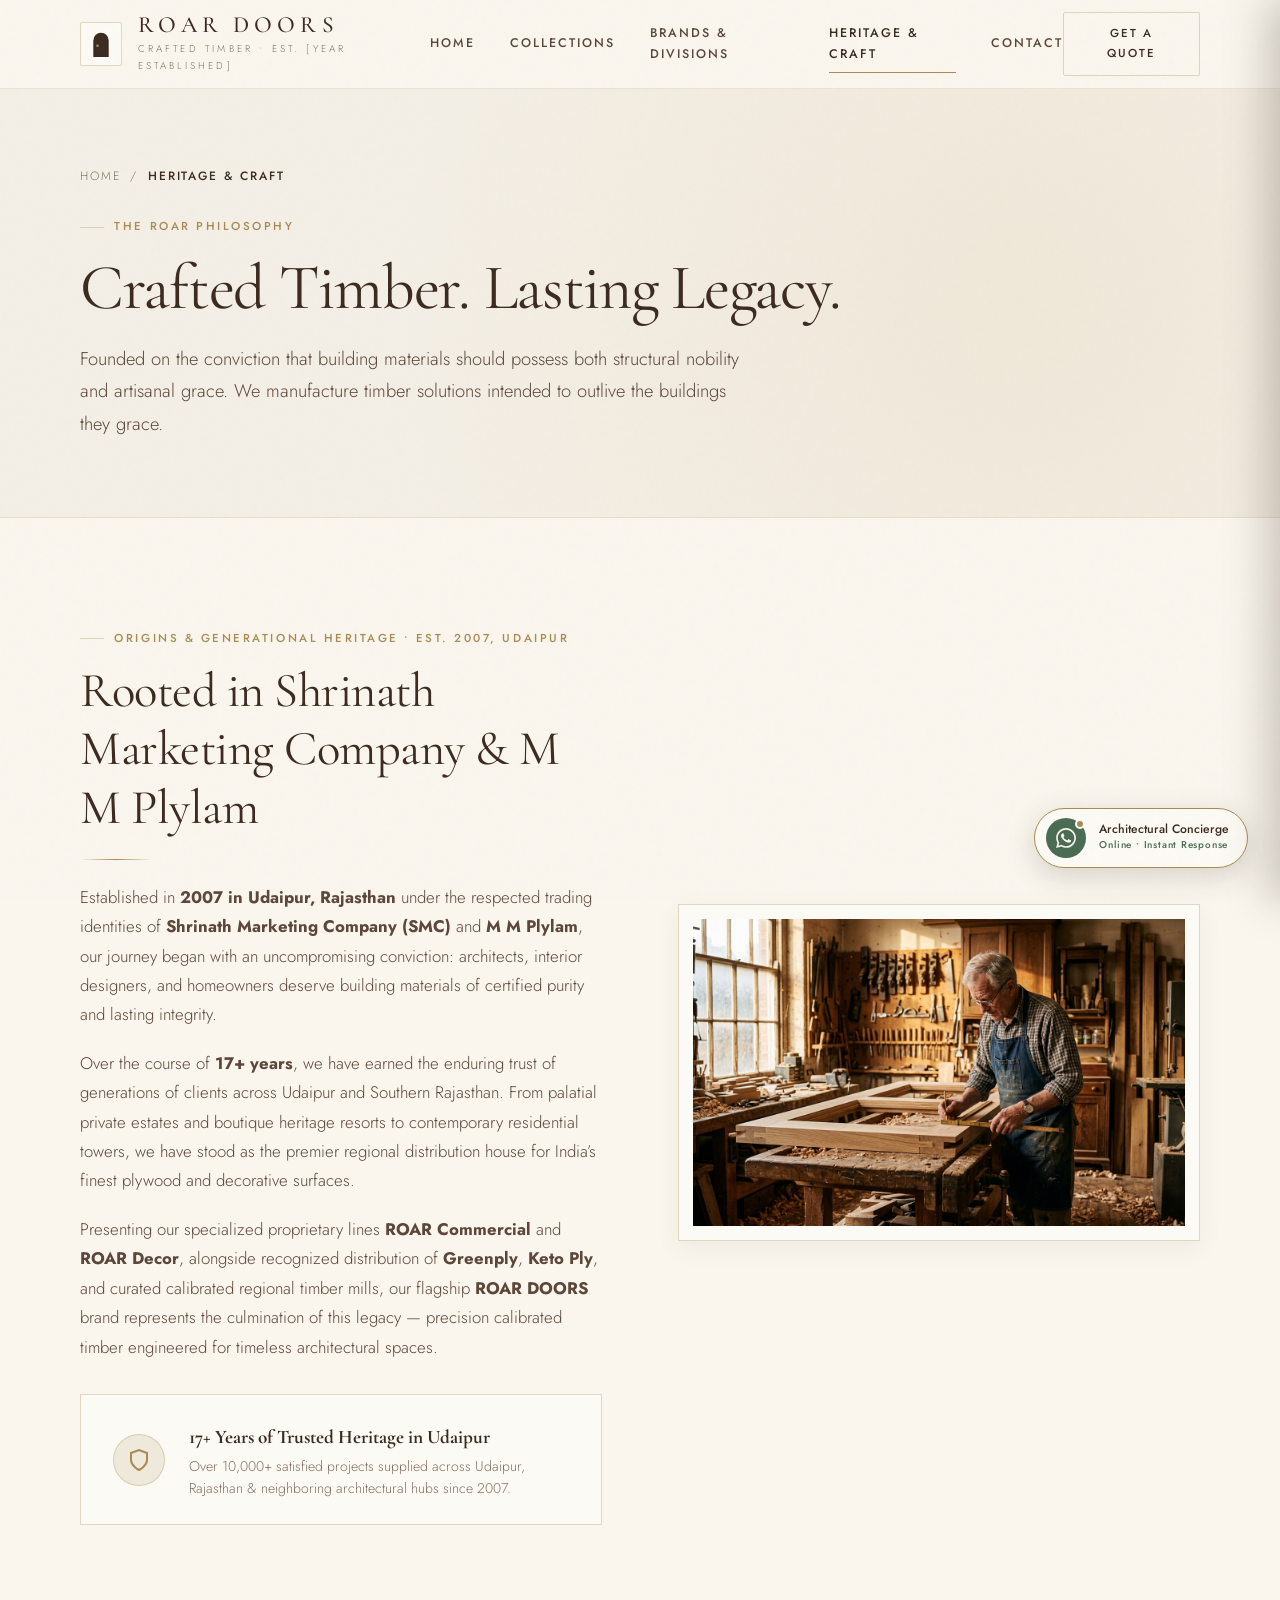
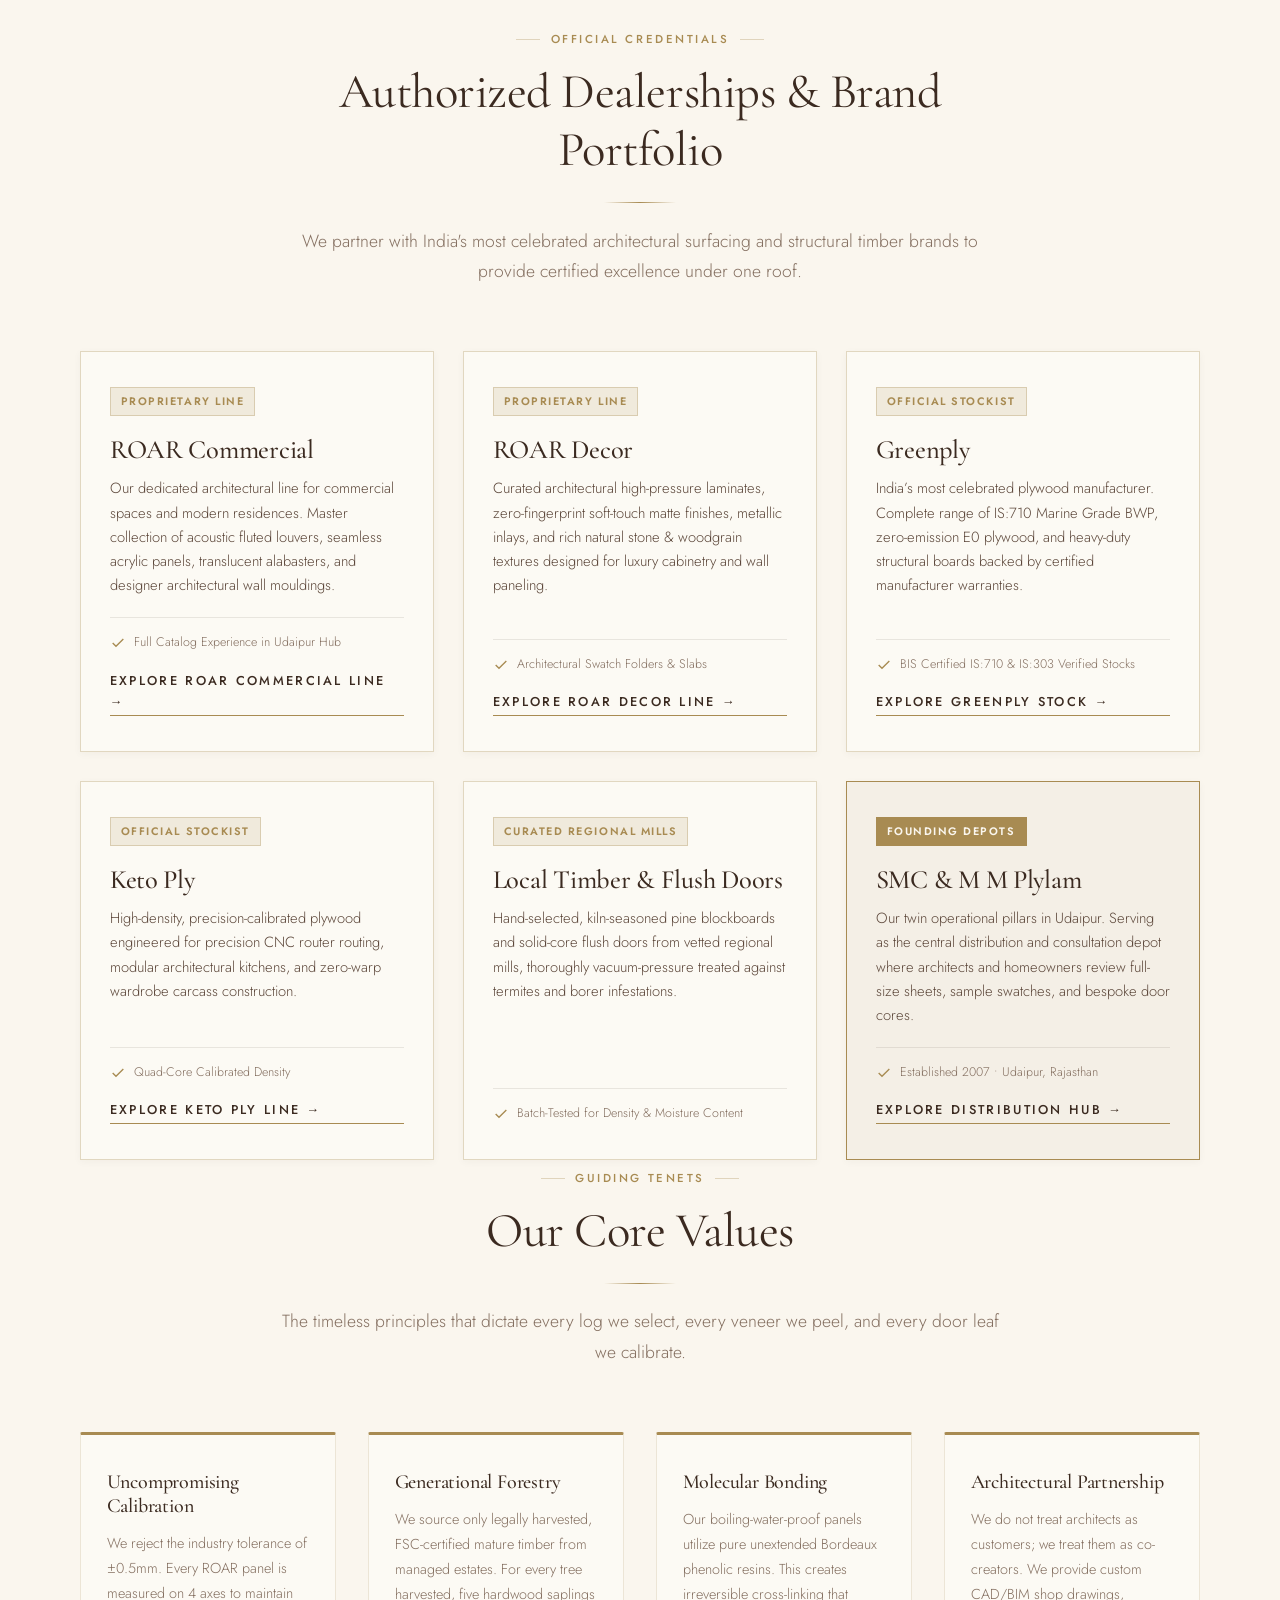
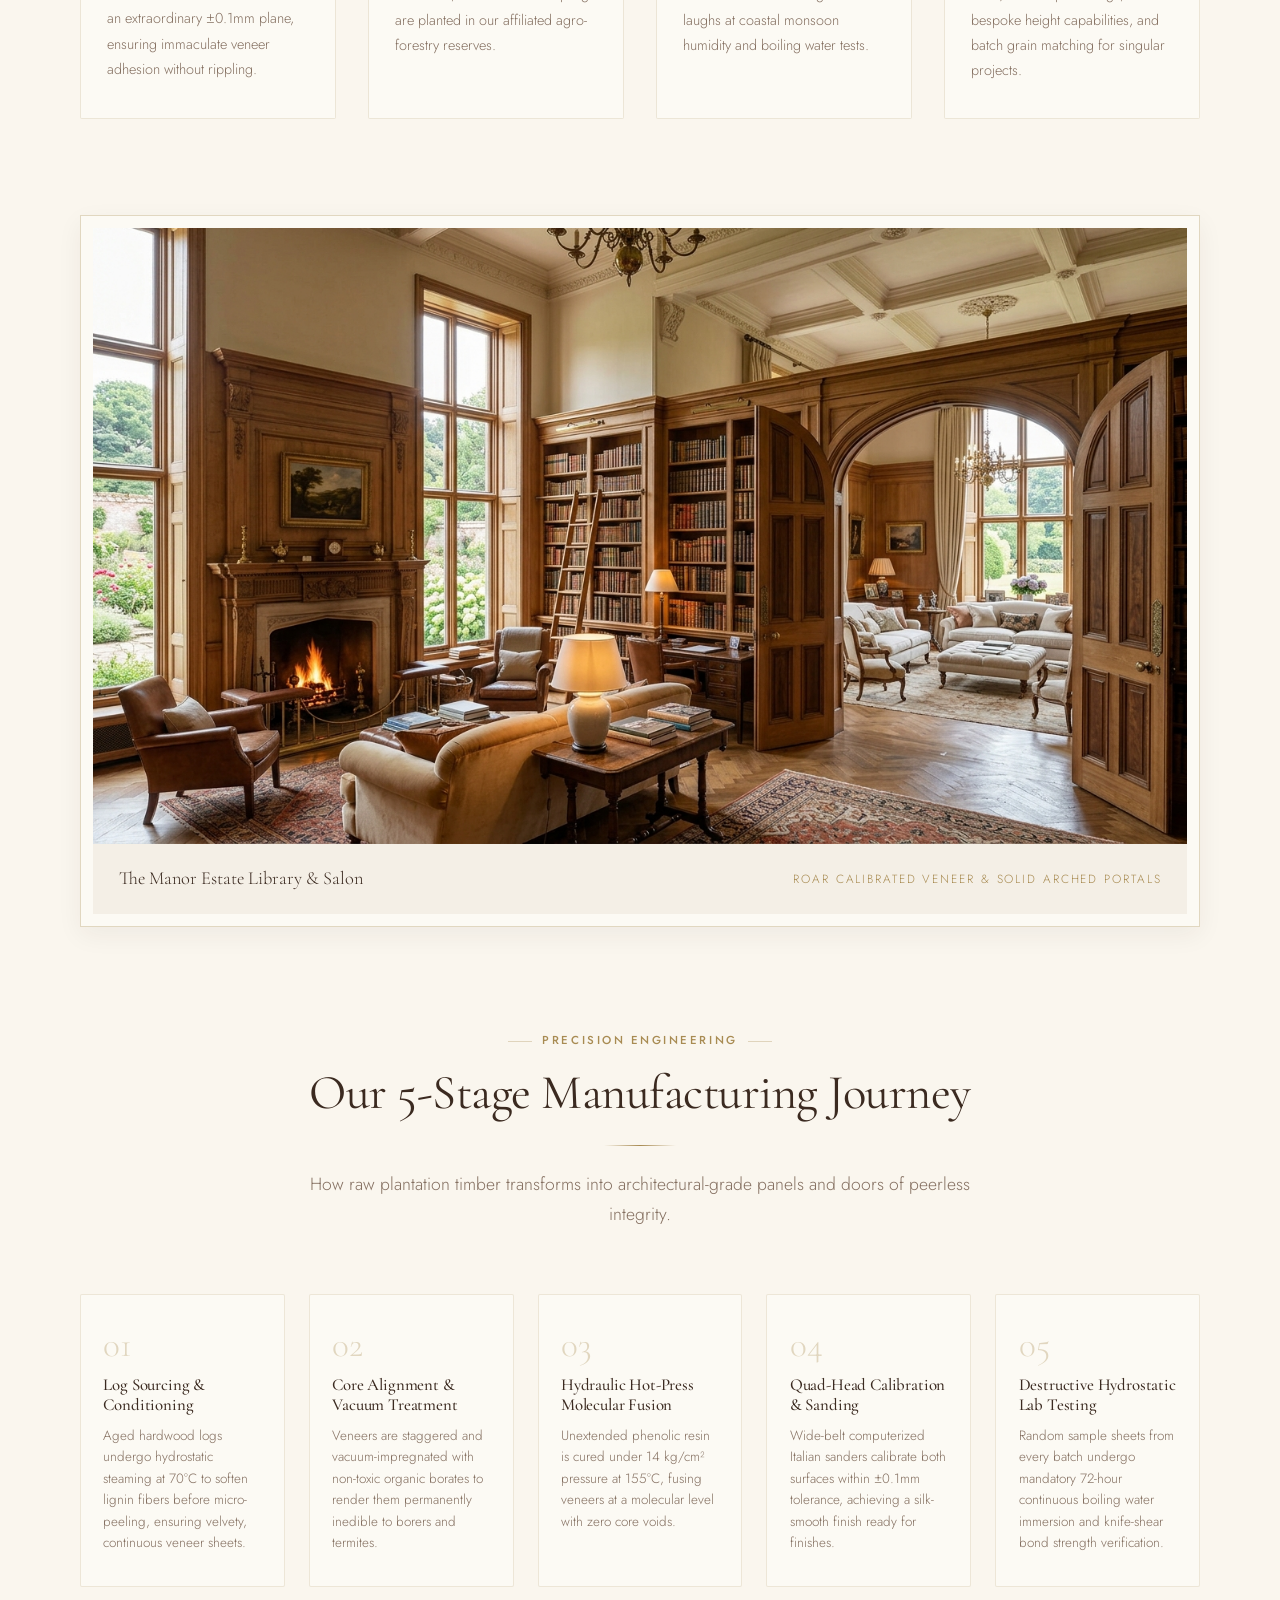
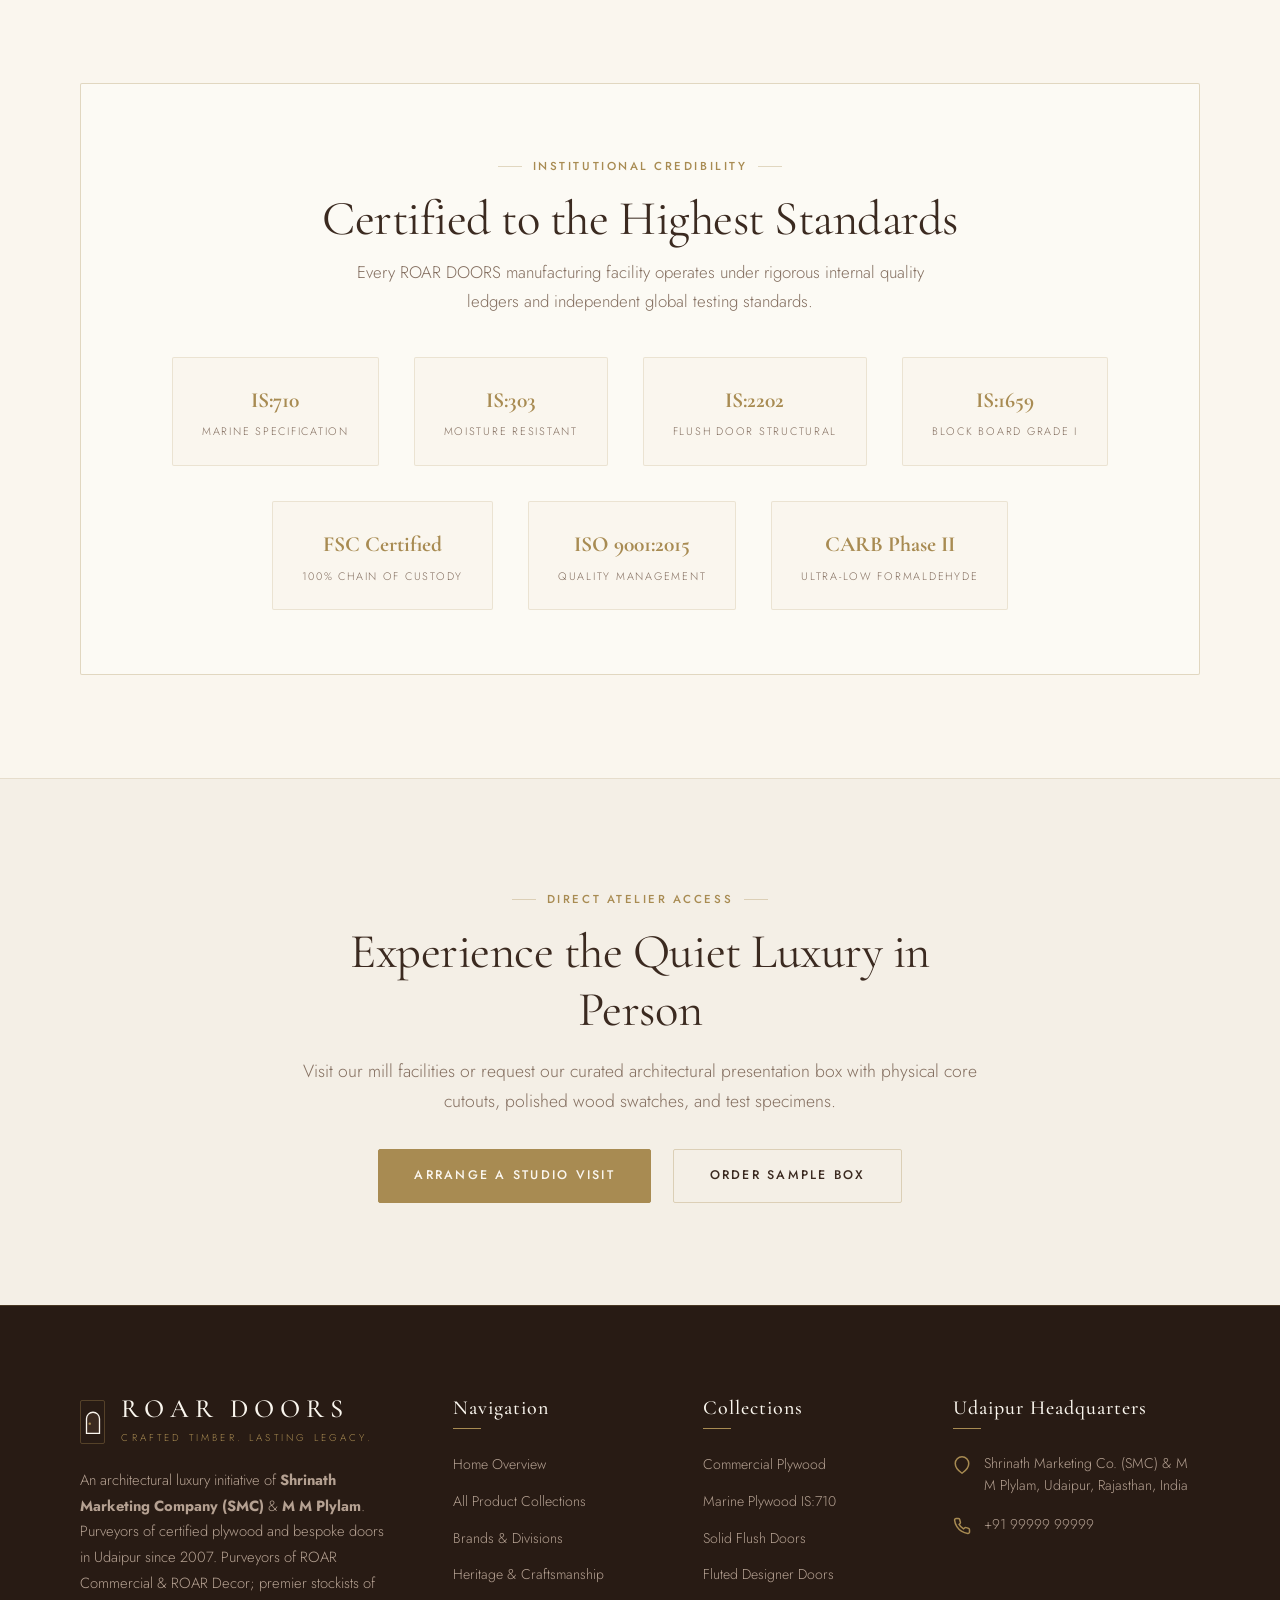
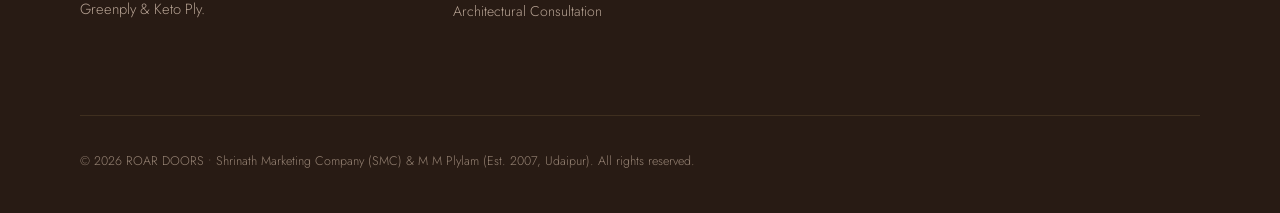
<file: about.html>
<!DOCTYPE html>
<html lang="en">
<head>
  <meta charset="UTF-8">
  <meta name="viewport" content="width=device-width, initial-scale=1.0">
  <title>Heritage & Craftsmanship | ROAR DOORS — A Legacy of Fine Timber</title>
  <meta name="description" content="Discover the heritage of ROAR DOORS. Generational timber curation, uncompromising quad-core calibration, and the patient pursuit of timeless woodcraft.">
  <meta name="keywords" content="ROAR DOORS heritage, timber manufacturing process, sustainable forestry, ply calibration, architectural doors craftsman">

  <link rel="icon" type="image/png" href="assets/images/roar_doors_logo.png">

  <!-- Google Fonts -->
  <link rel="preconnect" href="https://fonts.googleapis.com">
  <link rel="preconnect" href="https://fonts.gstatic.com" crossorigin>
  <link href="https://fonts.googleapis.com/css2?family=Cormorant+Garamond:ital,wght@0,300;0,400;0,500;0,600;0,700;1,300;1,400;1,600&family=Jost:wght@300;400;500;600&display=swap" rel="stylesheet">

  <!-- Stylesheets -->
  <link rel="stylesheet" href="css/style.css">
  <link rel="stylesheet" href="css/responsive.css">
</head>
<body>

  <!-- Sticky Header -->
  <header class="site-header" id="site-header">
    <div class="container">
      <div class="header-inner">
        <a href="index.html" class="brand-mark" aria-label="ROAR DOORS Home">
          <div class="brand-emblem">
            <svg viewBox="0 0 24 32" fill="none">
              <path d="M4 30V12C4 7.58172 7.58172 4 12 4C16.4183 4 20 7.58172 20 12V30H4Z" stroke="#3B2A20" stroke-width="1.6"/>
              <circle cx="8" cy="18" r="1.5" fill="#A88B52"/>
            </svg>
          </div>
          <div class="brand-text">
            <span class="brand-title">ROAR DOORS</span>
            <span class="brand-sub">Crafted Timber • Est. [Year established]</span>
          </div>
        </a>

        <nav class="nav-menu" aria-label="Main Navigation">
          <a href="index.html" class="nav-link">Home</a>
          <a href="products.html" class="nav-link">Collections</a>
          <a href="brands.html" class="nav-link">Brands & Divisions</a>
          <a href="about.html" class="nav-link active">Heritage & Craft</a>
          <a href="contact.html" class="nav-link">Contact</a>
        </nav>

        <div class="header-actions">
          <button class="btn btn-outline" data-open-quote-modal style="padding: 0.7rem 1.4rem; font-size: 0.72rem;">
            Get a Quote
          </button>
          <button class="mobile-toggle" aria-label="Toggle Mobile Menu">
            <svg viewBox="0 0 24 24" fill="none" stroke="currentColor" stroke-width="1.8">
              <line x1="3" y1="12" x2="21" y2="12"></line>
              <line x1="3" y1="6" x2="21" y2="6"></line>
              <line x1="3" y1="18" x2="21" y2="18"></line>
            </svg>
          </button>
        </div>
      </div>
    </div>
  </header>

  <!-- Mobile Drawer -->
  <div class="mobile-drawer-overlay"></div>
  <aside class="mobile-drawer" aria-label="Mobile Navigation Drawer">
    <div class="drawer-header">
      <div class="brand-mark">
        <div class="brand-emblem" style="width: 36px; height: 36px;">
          <svg viewBox="0 0 24 32" fill="none" style="width: 18px; height: 24px;">
            <path d="M4 30V12C4 7.58172 7.58172 4 12 4C16.4183 4 20 7.58172 20 12V30H4Z" stroke="#3B2A20" stroke-width="1.6"/>
            <circle cx="8" cy="18" r="1.5" fill="#A88B52"/>
          </svg>
        </div>
        <span class="brand-title" style="font-size: 1.25rem;">ROAR DOORS</span>
      </div>
      <button class="drawer-close-btn dialog-close-btn" aria-label="Close menu">&times;</button>
    </div>
    <nav class="drawer-links">
      <a href="index.html">Home</a>
      <a href="products.html">All Collections</a>
      <a href="about.html" class="active">Heritage & Craft</a>
      <a href="contact.html">Architectural Consultation</a>
    </nav>
    <div class="drawer-footer">
      <button class="btn btn-brass" style="width: 100%;" data-open-quote-modal>
        Request Architectural Quote
      </button>
    </div>
  </aside>

  <main id="main-content">
    <!-- Page Hero Banner -->
    <section class="page-hero">
      <div class="page-hero-scrim"></div>
      <div class="container">
        <div class="page-hero-content">
          <nav class="breadcrumbs" aria-label="Breadcrumb">
            <a href="index.html">Home</a>
            <span>/</span>
            <span class="current">Heritage & Craft</span>
          </nav>
          <div class="eyebrow no-after">The ROAR Philosophy</div>
          <h1>Crafted Timber. Lasting Legacy.</h1>
          <p style="font-size: 1.15rem; color: var(--text-secondary); max-width: 680px; margin-top: 0.5rem;">
            Founded on the conviction that building materials should possess both structural nobility and artisanal grace. We manufacture timber solutions intended to outlive the buildings they grace.
          </p>
        </div>
      </div>
    </section>

    <!-- Brand Story Section -->
    <section class="section-padding" style="background-color: var(--bg-primary);">
      <div class="container">
        <div class="heritage-story-grid">
          <div>
            <div class="eyebrow no-after">Origins & Generational Heritage • Est. 2007, Udaipur</div>
            <h2>Rooted in Shrinath Marketing Company & M M Plylam</h2>
            <div class="brass-divider" style="margin-left: 0;"></div>
            <p style="margin-bottom: 1.2rem;">
              Established in <strong>2007 in Udaipur, Rajasthan</strong> under the respected trading identities of <strong>Shrinath Marketing Company (SMC)</strong> and <strong>M M Plylam</strong>, our journey began with an uncompromising conviction: architects, interior designers, and homeowners deserve building materials of certified purity and lasting integrity.
            </p>
            <p style="margin-bottom: 1.2rem;">
              Over the course of <strong>17+ years</strong>, we have earned the enduring trust of generations of clients across Udaipur and Southern Rajasthan. From palatial private estates and boutique heritage resorts to contemporary residential towers, we have stood as the premier regional distribution house for India’s finest plywood and decorative surfaces.
            </p>
            <p style="margin-bottom: 1.2rem;">
              Presenting our specialized proprietary lines <strong>ROAR Commercial</strong> and <strong>ROAR Decor</strong>, alongside recognized distribution of <strong>Greenply</strong>, <strong>Keto Ply</strong>, and curated calibrated regional timber mills, our flagship <strong>ROAR DOORS</strong> brand represents the culmination of this legacy — precision calibrated timber engineered for timeless architectural spaces.
            </p>

            <div class="legacy-trust-box">
              <div class="legacy-trust-icon">
                <svg width="24" height="24" viewBox="0 0 24 24" fill="none" stroke="currentColor" stroke-width="2">
                  <path d="M12 22s8-4 8-10V5l-8-3-8 3v7c0 6 8 10 8 10z"/>
                </svg>
              </div>
              <div class="legacy-trust-text">
                <strong>17+ Years of Trusted Heritage in Udaipur</strong>
                <p>Over 10,000+ satisfied projects supplied across Udaipur, Rajasthan & neighboring architectural hubs since 2007.</p>
              </div>
            </div>
          </div>

          <div class="heritage-story-img">
            <img src="assets/images/artisan_craftsmanship.jpg" alt="Artisan timber master inspecting seasoned solid timber in the ROAR atelier" loading="lazy">
          </div>
        </div>

        <!-- ====================================================================
             Authorized Dealerships & Premium Brand Portfolio Section
             ==================================================================== -->
        <div class="section-header" style="margin-top: 5rem;">
          <div class="eyebrow">Official Credentials</div>
          <h2>Authorized Dealerships & Brand Portfolio</h2>
          <div class="brass-divider"></div>
          <p>We partner with India's most celebrated architectural surfacing and structural timber brands to provide certified excellence under one roof.</p>
        </div>

        <div class="dealership-grid">
          <!-- ROAR Commercial -->
          <div class="dealership-card">
            <span class="dealership-badge-pill">Proprietary Line</span>
            <h3>ROAR Commercial</h3>
            <p>Our dedicated architectural line for commercial spaces and modern residences. Master collection of acoustic fluted louvers, seamless acrylic panels, translucent alabasters, and designer architectural wall mouldings.</p>
            <div class="dealership-card-meta">
              <svg width="16" height="16" viewBox="0 0 24 24" fill="none" stroke="currentColor" stroke-width="2"><polyline points="20 6 9 17 4 12"></polyline></svg>
              <span>Full Catalog Experience in Udaipur Hub</span>
            </div>
            <a href="brands.html?id=roar-commercial" class="link-editorial" style="margin-top: 1rem; display: inline-flex;">
              Explore ROAR Commercial Line &rarr;
            </a>
          </div>

          <!-- ROAR Decor -->
          <div class="dealership-card">
            <span class="dealership-badge-pill">Proprietary Line</span>
            <h3>ROAR Decor</h3>
            <p>Curated architectural high-pressure laminates, zero-fingerprint soft-touch matte finishes, metallic inlays, and rich natural stone & woodgrain textures designed for luxury cabinetry and wall paneling.</p>
            <div class="dealership-card-meta">
              <svg width="16" height="16" viewBox="0 0 24 24" fill="none" stroke="currentColor" stroke-width="2"><polyline points="20 6 9 17 4 12"></polyline></svg>
              <span>Architectural Swatch Folders & Slabs</span>
            </div>
            <a href="brands.html?id=roar-decor" class="link-editorial" style="margin-top: 1rem; display: inline-flex;">
              Explore ROAR Decor Line &rarr;
            </a>
          </div>

          <!-- Greenply -->
          <div class="dealership-card">
            <span class="dealership-badge-pill">Official Stockist</span>
            <h3>Greenply</h3>
            <p>India’s most celebrated plywood manufacturer. Complete range of IS:710 Marine Grade BWP, zero-emission E0 plywood, and heavy-duty structural boards backed by certified manufacturer warranties.</p>
            <div class="dealership-card-meta">
              <svg width="16" height="16" viewBox="0 0 24 24" fill="none" stroke="currentColor" stroke-width="2"><polyline points="20 6 9 17 4 12"></polyline></svg>
              <span>BIS Certified IS:710 & IS:303 Verified Stocks</span>
            </div>
            <a href="brands.html?id=greenply" class="link-editorial" style="margin-top: 1rem; display: inline-flex;">
              Explore Greenply Stock &rarr;
            </a>
          </div>

          <!-- Keto Ply -->
          <div class="dealership-card">
            <span class="dealership-badge-pill">Official Stockist</span>
            <h3>Keto Ply</h3>
            <p>High-density, precision-calibrated plywood engineered for precision CNC router routing, modular architectural kitchens, and zero-warp wardrobe carcass construction.</p>
            <div class="dealership-card-meta">
              <svg width="16" height="16" viewBox="0 0 24 24" fill="none" stroke="currentColor" stroke-width="2"><polyline points="20 6 9 17 4 12"></polyline></svg>
              <span>Quad-Core Calibrated Density</span>
            </div>
            <a href="brands.html?id=keto-ply" class="link-editorial" style="margin-top: 1rem; display: inline-flex;">
              Explore Keto Ply Line &rarr;
            </a>
          </div>

          <!-- Curated Local Mills -->
          <div class="dealership-card">
            <span class="dealership-badge-pill">Curated Regional Mills</span>
            <h3>Local Timber & Flush Doors</h3>
            <p>Hand-selected, kiln-seasoned pine blockboards and solid-core flush doors from vetted regional mills, thoroughly vacuum-pressure treated against termites and borer infestations.</p>
            <div class="dealership-card-meta">
              <svg width="16" height="16" viewBox="0 0 24 24" fill="none" stroke="currentColor" stroke-width="2"><polyline points="20 6 9 17 4 12"></polyline></svg>
              <span>Batch-Tested for Density & Moisture Content</span>
            </div>
          </div>

          <!-- Shrinath Marketing & MM Plylam -->
          <div class="dealership-card" style="background-color: var(--bg-secondary); border-color: var(--brass-gold);">
            <span class="dealership-badge-pill" style="background-color: var(--brass-gold); color: #FAF6EE;">Founding Depots</span>
            <h3>SMC & M M Plylam</h3>
            <p>Our twin operational pillars in Udaipur. Serving as the central distribution and consultation depot where architects and homeowners review full-size sheets, sample swatches, and bespoke door cores.</p>
            <div class="dealership-card-meta">
              <svg width="16" height="16" viewBox="0 0 24 24" fill="none" stroke="currentColor" stroke-width="2"><polyline points="20 6 9 17 4 12"></polyline></svg>
              <span>Established 2007 • Udaipur, Rajasthan</span>
            </div>
            <a href="brands.html?id=smc-plylam" class="link-editorial" style="margin-top: 1rem; display: inline-flex;">
              Explore Distribution Hub &rarr;
            </a>
          </div>
        </div>

        <!-- Four Core Values Grid -->
        <div class="section-header">
          <div class="eyebrow">Guiding Tenets</div>
          <h2>Our Core Values</h2>
          <div class="brass-divider"></div>
          <p>The timeless principles that dictate every log we select, every veneer we peel, and every door leaf we calibrate.</p>
        </div>

        <div class="values-grid">
          <div class="value-card">
            <h3>Uncompromising Calibration</h3>
            <p>We reject the industry tolerance of ±0.5mm. Every ROAR panel is measured on 4 axes to maintain an extraordinary ±0.1mm plane, ensuring immaculate veneer adhesion without rippling.</p>
          </div>
          <div class="value-card">
            <h3>Generational Forestry</h3>
            <p>We source only legally harvested, FSC-certified mature timber from managed estates. For every tree harvested, five hardwood saplings are planted in our affiliated agro-forestry reserves.</p>
          </div>
          <div class="value-card">
            <h3>Molecular Bonding</h3>
            <p>Our boiling-water-proof panels utilize pure unextended Bordeaux phenolic resins. This creates irreversible cross-linking that laughs at coastal monsoon humidity and boiling water tests.</p>
          </div>
          <div class="value-card">
            <h3>Architectural Partnership</h3>
            <p>We do not treat architects as customers; we treat them as co-creators. We provide custom CAD/BIM shop drawings, bespoke height capabilities, and batch grain matching for singular projects.</p>
          </div>
        </div>

        <!-- Architectural Photography Interlude -->
        <div style="border: 1px solid var(--brass-hairline); padding: 12px; background-color: var(--bg-card); margin-bottom: 6rem; box-shadow: var(--shadow-md);">
          <img src="assets/images/architectural_estate.jpg" alt="Quiet luxury country estate drawing room with bespoke timber millwork" style="width: 100%; aspect-ratio: 16 / 9; object-fit: cover;">
          <div style="padding: 1.2rem 1.6rem; display: flex; align-items: center; justify-content: space-between; flex-wrap: gap; background-color: var(--bg-secondary);">
            <span style="font-family: var(--font-serif); font-size: 1.15rem; color: var(--text-primary);">The Manor Estate Library & Salon</span>
            <span style="font-size: 0.74rem; text-transform: uppercase; letter-spacing: 0.16em; color: var(--brass-gold);">ROAR Calibrated Veneer & Solid Arched Portals</span>
          </div>
        </div>

        <!-- 5-Step Manufacturing Process -->
        <div class="section-header">
          <div class="eyebrow">Precision Engineering</div>
          <h2>Our 5-Stage Manufacturing Journey</h2>
          <div class="brass-divider"></div>
          <p>How raw plantation timber transforms into architectural-grade panels and doors of peerless integrity.</p>
        </div>

        <div class="process-timeline">
          <!-- Step 1 -->
          <div class="process-step">
            <div class="step-num">01</div>
            <h4>Log Sourcing & Conditioning</h4>
            <p>Aged hardwood logs undergo hydrostatic steaming at 70°C to soften lignin fibers before micro-peeling, ensuring velvety, continuous veneer sheets.</p>
          </div>

          <!-- Step 2 -->
          <div class="process-step">
            <div class="step-num">02</div>
            <h4>Core Alignment & Vacuum Treatment</h4>
            <p>Veneers are staggered and vacuum-impregnated with non-toxic organic borates to render them permanently inedible to borers and termites.</p>
          </div>

          <!-- Step 3 -->
          <div class="process-step">
            <div class="step-num">03</div>
            <h4>Hydraulic Hot-Press Molecular Fusion</h4>
            <p>Unextended phenolic resin is cured under 14 kg/cm² pressure at 155°C, fusing veneers at a molecular level with zero core voids.</p>
          </div>

          <!-- Step 4 -->
          <div class="process-step">
            <div class="step-num">04</div>
            <h4>Quad-Head Calibration & Sanding</h4>
            <p>Wide-belt computerized Italian sanders calibrate both surfaces within ±0.1mm tolerance, achieving a silk-smooth finish ready for finishes.</p>
          </div>

          <!-- Step 5 -->
          <div class="process-step">
            <div class="step-num">05</div>
            <h4>Destructive Hydrostatic Lab Testing</h4>
            <p>Random sample sheets from every batch undergo mandatory 72-hour continuous boiling water immersion and knife-shear bond strength verification.</p>
          </div>
        </div>

        <!-- Certifications Showcase Box -->
        <div class="cert-showcase-box">
          <div class="eyebrow">Institutional Credibility</div>
          <h2>Certified to the Highest Standards</h2>
          <p style="max-width: 600px; margin-inline: auto; color: var(--text-muted); margin-top: 0.6rem;">
            Every ROAR DOORS manufacturing facility operates under rigorous internal quality ledgers and independent global testing standards.
          </p>

          <div class="cert-badges-row">
            <div class="cert-seal">
              <strong>IS:710</strong>
              <span>Marine Specification</span>
            </div>
            <div class="cert-seal">
              <strong>IS:303</strong>
              <span>Moisture Resistant</span>
            </div>
            <div class="cert-seal">
              <strong>IS:2202</strong>
              <span>Flush Door Structural</span>
            </div>
            <div class="cert-seal">
              <strong>IS:1659</strong>
              <span>Block Board Grade I</span>
            </div>
            <div class="cert-seal">
              <strong>FSC Certified</strong>
              <span>100% Chain of Custody</span>
            </div>
            <div class="cert-seal">
              <strong>ISO 9001:2015</strong>
              <span>Quality Management</span>
            </div>
            <div class="cert-seal">
              <strong>CARB Phase II</strong>
              <span>Ultra-Low Formaldehyde</span>
            </div>
          </div>
        </div>

      </div>
    </section>

    <!-- Consultation CTA -->
    <section class="section-padding" style="background-color: var(--bg-secondary); border-top: 1px solid var(--brass-hairline-light);">
      <div class="container" style="text-align: center; max-width: 720px;">
        <div class="eyebrow">Direct Atelier Access</div>
        <h2 style="margin-bottom: 1rem;">Experience the Quiet Luxury in Person</h2>
        <p style="margin-bottom: 2rem; font-size: 1.1rem; color: var(--text-muted);">
          Visit our mill facilities or request our curated architectural presentation box with physical core cutouts, polished wood swatches, and test specimens.
        </p>
        <div style="display: flex; align-items: center; justify-content: center; gap: 1.4rem; flex-wrap: wrap;">
          <a href="contact.html" class="btn btn-brass">
            Arrange a Studio Visit
          </a>
          <button class="btn btn-outline" data-open-quote-modal>
            Order Sample Box
          </button>
        </div>
      </div>
    </section>
  </main>

  <!-- Footer -->
  <footer class="site-footer">
    <div class="container">
      <div class="footer-top">
        <div class="footer-col footer-brand">
          <div class="brand-mark" style="margin-bottom: 0.5rem;">
            <div class="brand-emblem" style="background-color: transparent; border-color: rgba(168, 139, 82, 0.35);">
              <svg viewBox="0 0 24 32" fill="none" style="width: 20px; height: 26px;">
                <path d="M4 30V12C4 7.58172 7.58172 4 12 4C16.4183 4 20 7.58172 20 12V30H4Z" stroke="#FAF6EE" stroke-width="1.6"/>
                <circle cx="8" cy="18" r="1.5" fill="#A88B52"/>
              </svg>
            </div>
            <div>
              <span class="brand-title">ROAR DOORS</span>
              <span class="brand-sub">Crafted Timber. Lasting Legacy.</span>
            </div>
          </div>
          <p class="footer-brand-desc">
            An architectural luxury initiative of <strong>Shrinath Marketing Company (SMC)</strong> & <strong>M M Plylam</strong>. Purveyors of certified plywood and bespoke doors in Udaipur since 2007. Purveyors of ROAR Commercial & ROAR Decor; premier stockists of Greenply & Keto Ply.
          </p>
        </div>
        <div class="footer-col">
          <h4>Navigation</h4>
          <ul class="footer-links">
            <li><a href="index.html">Home Overview</a></li>
            <li><a href="products.html">All Product Collections</a></li>
            <li><a href="brands.html">Brands & Divisions</a></li>
            <li><a href="about.html">Heritage & Craftsmanship</a></li>
            <li><a href="contact.html">Architectural Consultation</a></li>
          </ul>
        </div>
        <div class="footer-col">
          <h4>Collections</h4>
          <ul class="footer-links">
            <li><a href="products.html?category=commercial-plywood">Commercial Plywood</a></li>
            <li><a href="products.html?category=marine-plywood">Marine Plywood IS:710</a></li>
            <li><a href="products.html?category=flush-doors">Solid Flush Doors</a></li>
            <li><a href="products.html?category=designer-doors">Fluted Designer Doors</a></li>
          </ul>
        </div>
        <div class="footer-col">
          <h4>Udaipur Headquarters</h4>
          <div class="footer-contact-item">
            <svg viewBox="0 0 24 24" fill="none" stroke="currentColor" stroke-width="2"><path d="M21 10c0 7-9 13-9 13s-9-6-9-13a9 9 0 0 1 18 0z"></path></svg>
            <span>Shrinath Marketing Co. (SMC) & M M Plylam, Udaipur, Rajasthan, India</span>
          </div>
          <div class="footer-contact-item">
            <svg viewBox="0 0 24 24" fill="none" stroke="currentColor" stroke-width="2"><path d="M22 16.92v3a2 2 0 0 1-2.18 2 19.79 19.79 0 0 1-8.63-3.07 19.5 19.5 0 0 1-6-6 19.79 19.79 0 0 1-3.07-8.67A2 2 0 0 1 4.11 2h3a2 2 0 0 1 2 1.72 12.84 12.84 0 0 0 .7 2.81 2 2 0 0 1-.45 2.11L8.09 9.91a16 16 0 0 0 6 6l1.27-1.27a2 2 0 0 1 2.11-.45 12.84 12.84 0 0 0 2.81.7A2 2 0 0 1 22 16.92z"></path></svg>
            <a href="tel:+919999999999">+91 99999 99999</a>
          </div>
        </div>
      </div>
      <div class="footer-bottom">
        <div>&copy; 2026 ROAR DOORS • Shrinath Marketing Company (SMC) & M M Plylam (Est. 2007, Udaipur). All rights reserved.</div>
      </div>
    </div>
  </footer>

  <!-- Floating WhatsApp -->
  <a href="#" class="floating-whatsapp" data-wa-trigger aria-label="Chat on WhatsApp">
    <div class="whatsapp-icon-circle">
      <svg viewBox="0 0 24 24" fill="currentColor">
        <path d="M.057 24l1.687-6.163c-1.041-1.804-1.588-3.849-1.587-5.946.003-6.556 5.338-11.891 11.893-11.891 3.181.001 6.167 1.24 8.413 3.488 2.245 2.248 3.481 5.236 3.48 8.414-.003 6.557-5.338 11.892-11.893 11.892-1.99-.001-3.951-.5-5.688-1.448l-6.305 1.654zm6.597-3.807c1.676.995 3.276 1.591 5.392 1.592 5.448 0 9.886-4.434 9.889-9.885.002-5.462-4.415-9.89-9.881-9.892-5.452 0-9.887 4.434-9.889 9.884-.001 2.225.651 3.891 1.746 5.634l-.999 3.648 3.742-.981zm11.387-5.464c-.074-.124-.272-.198-.57-.347-.297-.149-1.758-.868-2.031-.967-.272-.099-.47-.149-.669.149-.198.297-.768.967-.941 1.165-.173.198-.347.223-.644.074-.297-.149-1.255-.462-2.39-1.475-.883-.788-1.48-1.761-1.653-2.059-.173-.297-.018-.458.13-.606.134-.133.297-.347.446-.521.151-.172.2-.296.3-.495.099-.198.05-.372-.025-.521-.075-.148-.669-1.611-.916-2.206-.242-.579-.487-.501-.669-.51l-.57-.01c-.198 0-.52.074-.792.372s-1.04 1.016-1.04 2.479 1.065 2.876 1.213 3.074c.149.198 2.095 3.2 5.076 4.487.709.306 1.263.489 1.694.626.712.226 1.36.194 1.872.118.571-.085 1.758-.719 2.006-1.413.248-.695.248-1.29.173-1.414z"/>
      </svg>
      <div class="whatsapp-pulse-dot"></div>
    </div>
    <div class="whatsapp-text-block">
      <span class="whatsapp-text-title">Architectural Concierge</span>
      <span class="whatsapp-text-status">Online • Instant Response</span>
    </div>
  </a>

  <!-- Accessible Dialog Modal -->
  <dialog class="quote-dialog" id="quote-dialog" aria-labelledby="modal-title">
    <div class="dialog-inner">
      <div class="dialog-header">
        <div>
          <div class="eyebrow no-after" style="margin-bottom: 0.3rem;">Bespoke Specification</div>
          <h3 id="modal-title">Request an Architectural Quote</h3>
        </div>
        <button class="dialog-close-btn" data-close-quote-modal aria-label="Close dialog">&times;</button>
      </div>

      <form id="quote-modal-form">
        <div class="form-row">
          <div class="form-group">
            <label class="form-label" for="quote-name">Full Name *</label>
            <input type="text" id="quote-name" name="name" class="form-input" placeholder="e.g. Ar. Sameer Mehta" required>
          </div>
          <div class="form-group">
            <label class="form-label" for="quote-phone">Phone / WhatsApp *</label>
            <input type="tel" id="quote-phone" name="phone" class="form-input" placeholder="e.g. +91 98200 00000" required>
          </div>
        </div>
        <div class="form-row">
          <div class="form-group">
            <label class="form-label" for="quote-email">Email Address *</label>
            <input type="email" id="quote-email" name="email" class="form-input" placeholder="e.g. studio@mehta-architects.com" required>
          </div>
          <div class="form-group">
            <label class="form-label" for="quote-role">Role</label>
            <select id="quote-role" name="role" class="form-select">
              <option value="Architect">Architect</option>
              <option value="Interior Designer">Interior Designer</option>
              <option value="Builder / Contractor">Builder / Contractor</option>
              <option value="Dealer / Merchant">Dealer / Merchant</option>
              <option value="Homeowner">Homeowner / Client</option>
            </select>
          </div>
        </div>
        <div class="form-group">
          <label class="form-label" for="quote-product-select">Product of Interest</label>
          <select id="quote-product-select" name="product" class="form-select">
            <option value="">General Inquiries / Multi-Product Spec</option>
          </select>
        </div>
        <div class="form-row">
          <div class="form-group">
            <label class="form-label" for="quote-volume">Estimated Volume</label>
            <input type="text" id="quote-volume" name="volume" class="form-input" placeholder="e.g. 100 Sheets / 15 Doors">
          </div>
          <div class="form-group">
            <label class="form-label" for="quote-city">Project City</label>
            <input type="text" id="quote-city" name="city" class="form-input" placeholder="e.g. Mumbai, Bangalore">
          </div>
        </div>
        <div class="form-group">
          <label class="form-label" for="quote-message">Project Notes</label>
          <textarea id="quote-message" name="message" class="form-textarea" rows="3" placeholder="Thickness, grade, core wood preference..."></textarea>
        </div>
        <div style="display: flex; align-items: center; justify-content: flex-end; gap: 1rem; margin-top: 1.5rem;">
          <button type="button" class="btn btn-outline" data-close-quote-modal>Cancel</button>
          <button type="submit" class="btn btn-brass">Transmit Quote Request</button>
        </div>
      </form>
    </div>
  </dialog>

  <!-- Scripts -->
  <script src="js/data.js"></script>
  <script src="js/main.js"></script>
</body>
</html>
</file>
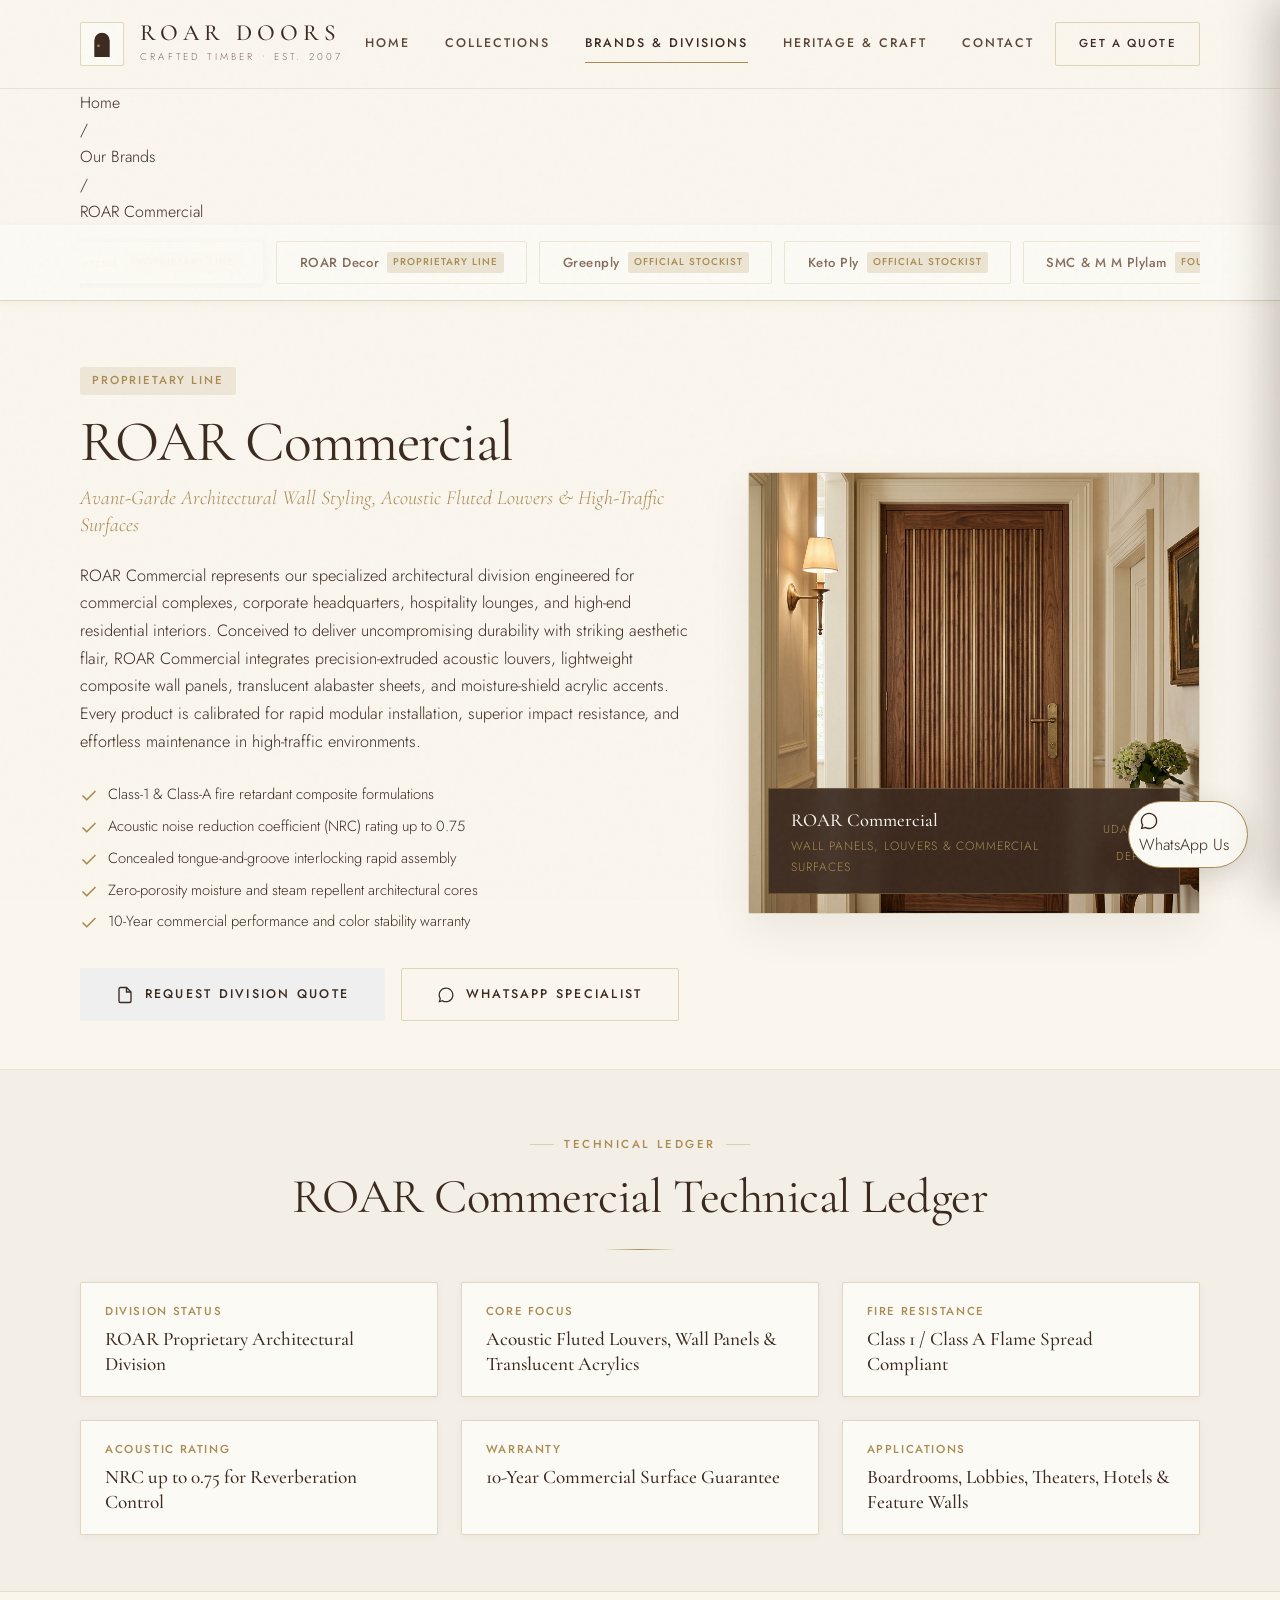
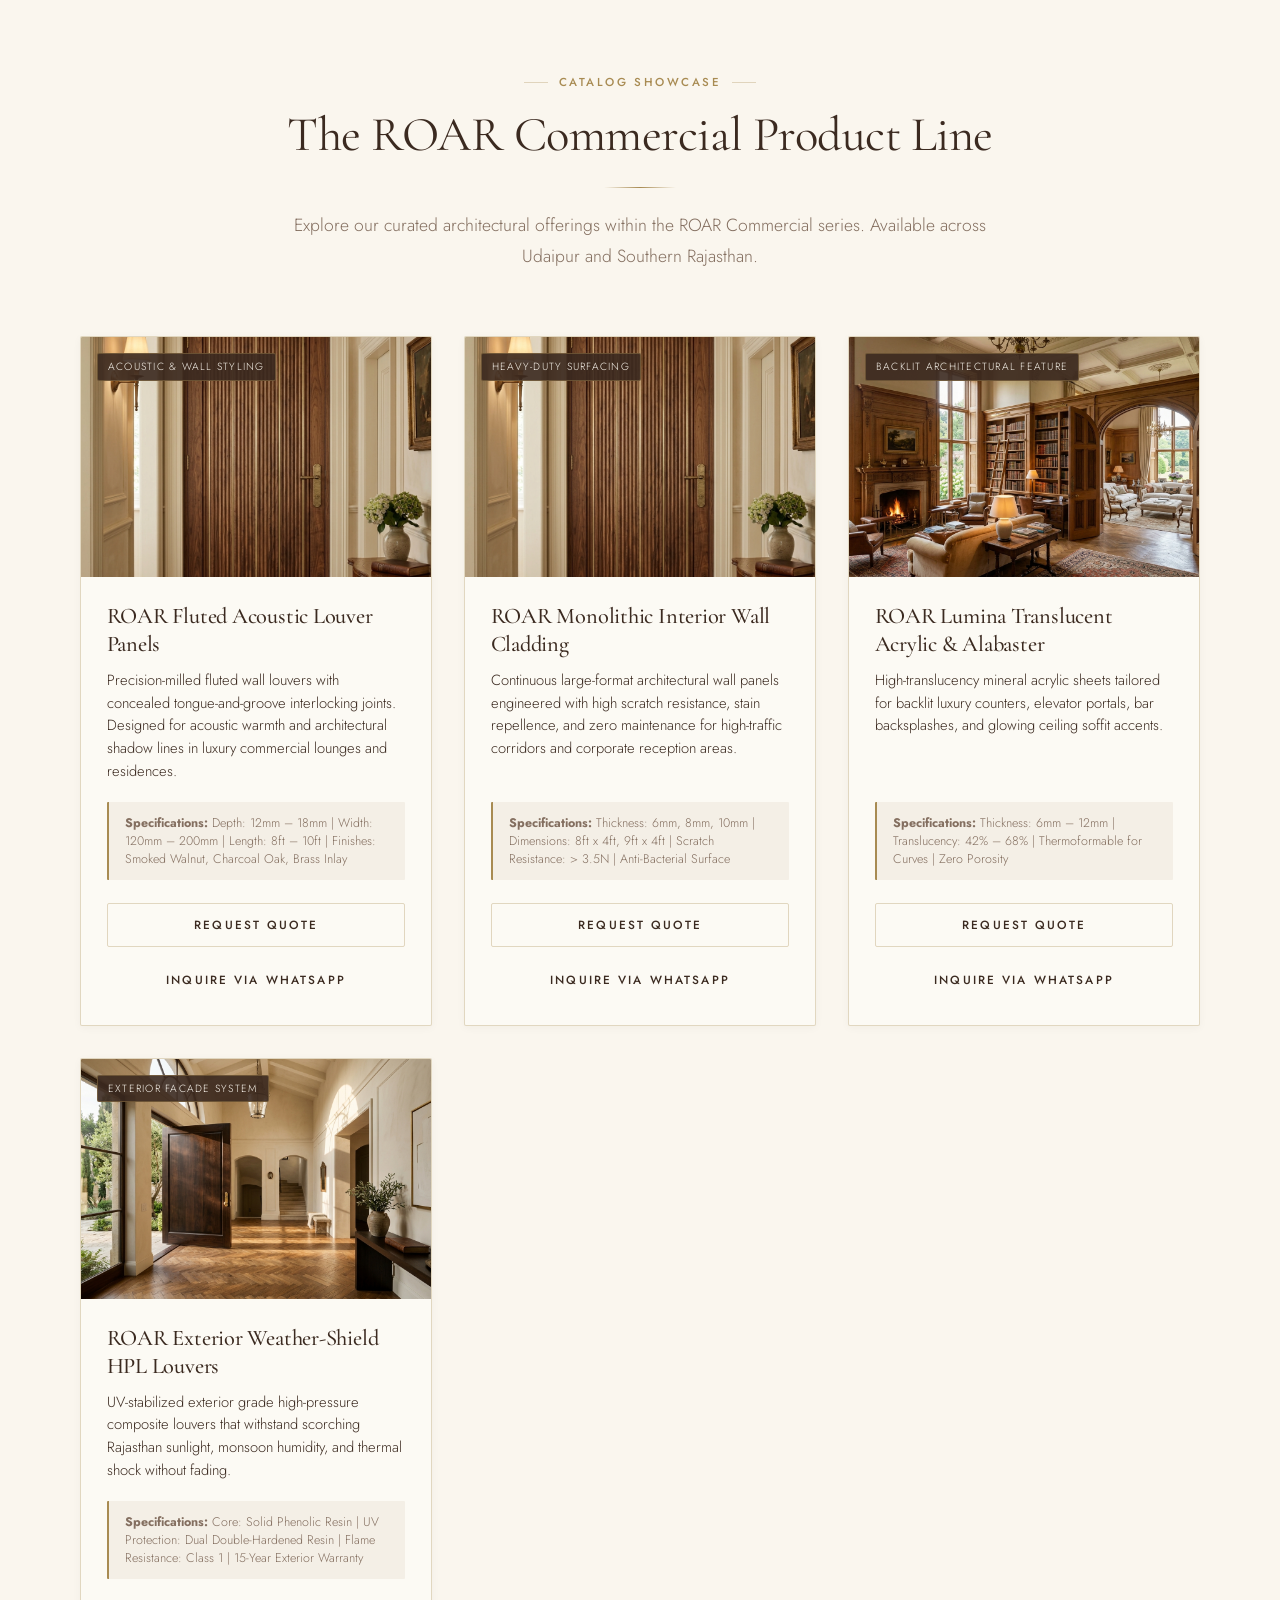
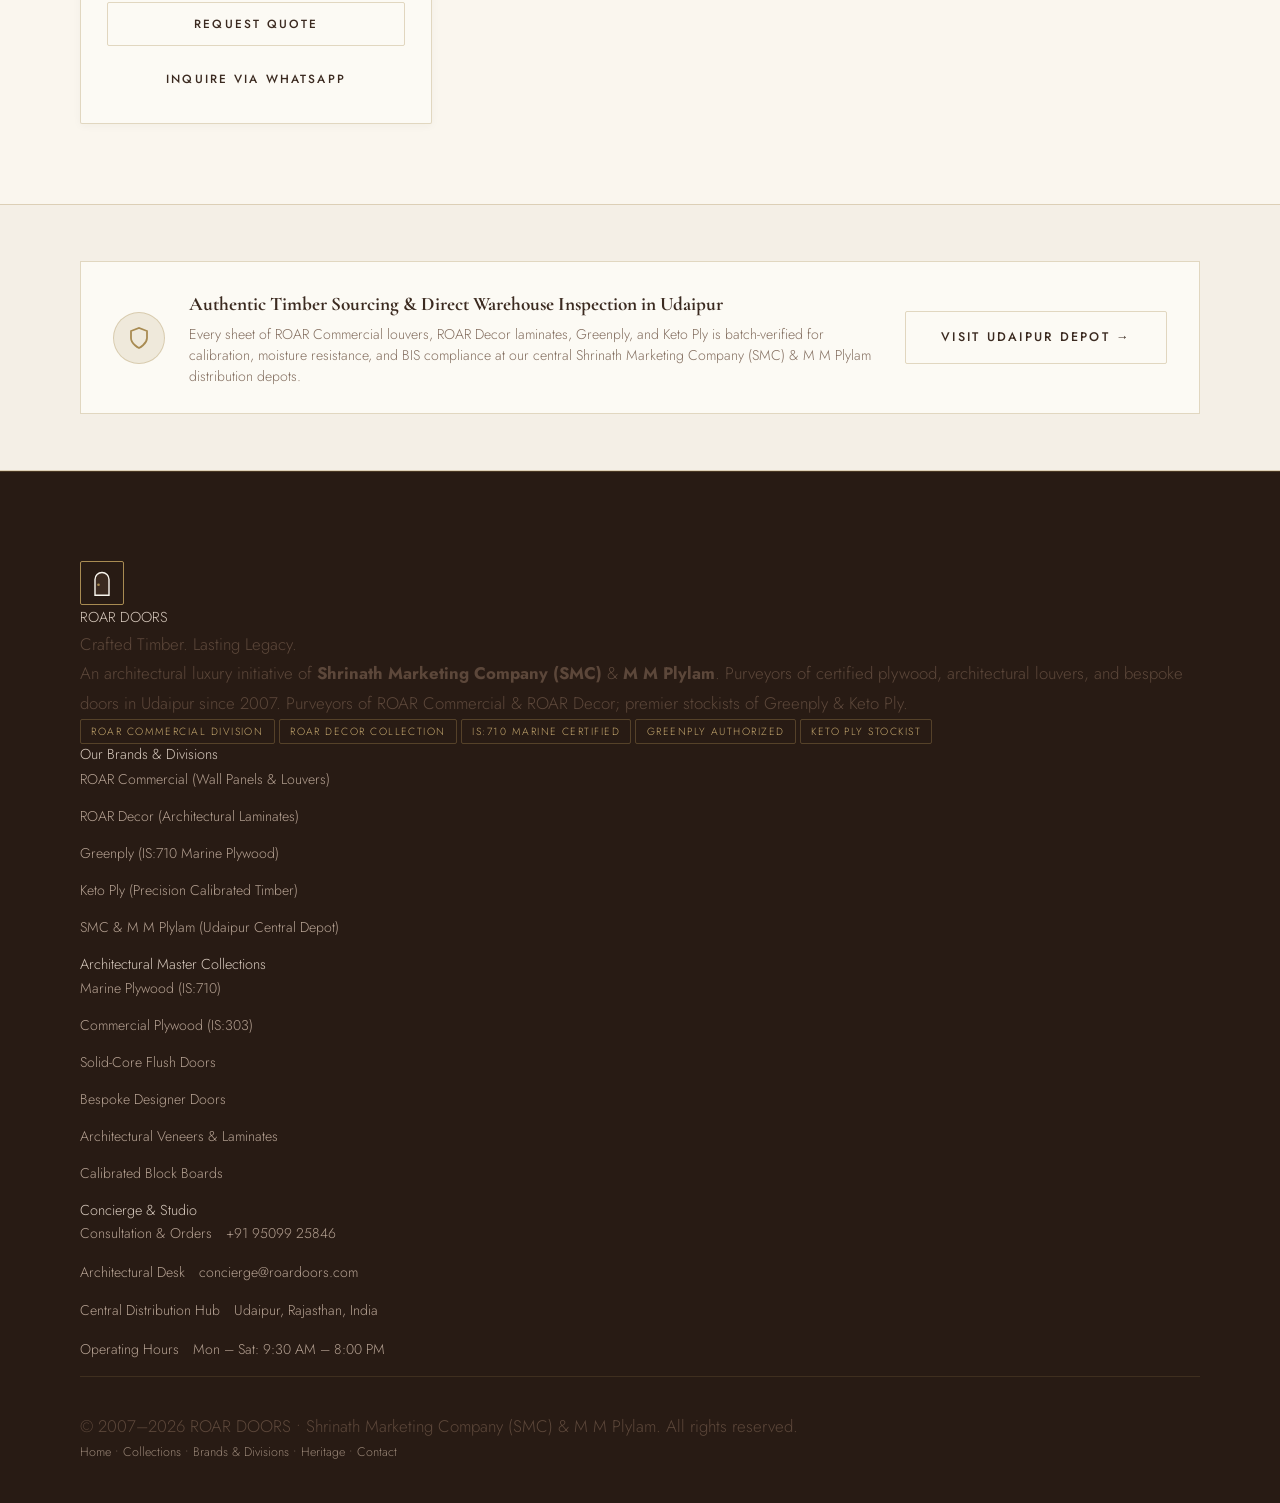
<file: brands.html>
<!DOCTYPE html>
<html lang="en">
<head>
  <meta charset="UTF-8">
  <meta name="viewport" content="width=device-width, initial-scale=1.0">
  <title>Our Brands & Divisions | ROAR Commercial, ROAR Decor & Partner Lines — ROAR DOORS</title>
  <meta name="description" content="Explore the specialized architectural divisions of ROAR DOORS: ROAR Commercial wall panels & fluted louvers, ROAR Decor high-pressure laminates, alongside official stockists Greenply, Keto Ply, and the founding SMC & M M Plylam hub in Udaipur.">
  
  <link rel="icon" type="image/png" href="assets/images/roar_doors_logo.png">

  <!-- Google Fonts -->
  <link rel="preconnect" href="https://fonts.googleapis.com">
  <link rel="preconnect" href="https://fonts.gstatic.com" crossorigin>
  <link href="https://fonts.googleapis.com/css2?family=Cormorant+Garamond:ital,wght@0,300;0,400;0,500;0,600;0,700;1,300;1,400;1,600&family=Jost:wght@300;400;500;600&display=swap" rel="stylesheet">

  <!-- Stylesheets -->
  <link rel="stylesheet" href="css/style.css">
  <link rel="stylesheet" href="css/responsive.css">
</head>
<body>

  <!-- Sticky Header -->
  <header class="site-header" id="site-header">
    <div class="container">
      <div class="header-inner">
        <a href="index.html" class="brand-mark" aria-label="ROAR DOORS Home">
          <div class="brand-emblem">
            <svg viewBox="0 0 24 32" fill="none">
              <path d="M4 30V12C4 7.58172 7.58172 4 12 4C16.4183 4 20 7.58172 20 12V30H4Z" stroke="#3B2A20" stroke-width="1.6"/>
              <circle cx="8" cy="18" r="1.5" fill="#A88B52"/>
            </svg>
          </div>
          <div class="brand-text">
            <span class="brand-title">ROAR DOORS</span>
            <span class="brand-sub">Crafted Timber • Est. 2007</span>
          </div>
        </a>

        <!-- Desktop Navigation -->
        <nav class="nav-menu" aria-label="Main Navigation">
          <a href="index.html" class="nav-link">Home</a>
          <a href="products.html" class="nav-link">Collections</a>
          <a href="brands.html" class="nav-link active">Brands & Divisions</a>
          <a href="about.html" class="nav-link">Heritage & Craft</a>
          <a href="contact.html" class="nav-link">Contact</a>
        </nav>

        <!-- Header Actions -->
        <div class="header-actions">
          <button class="btn btn-outline" data-open-quote-modal style="padding: 0.7rem 1.4rem; font-size: 0.72rem;">
            Get a Quote
          </button>
          <button class="mobile-toggle" aria-label="Toggle Mobile Menu">
            <svg viewBox="0 0 24 24" fill="none" stroke="currentColor" stroke-width="1.8">
              <line x1="3" y1="12" x2="21" y2="12"></line>
              <line x1="3" y1="6" x2="21" y2="6"></line>
              <line x1="3" y1="18" x2="21" y2="18"></line>
            </svg>
          </button>
        </div>
      </div>
    </div>
  </header>

  <!-- Mobile Drawer Menu -->
  <div class="mobile-drawer-overlay"></div>
  <aside class="mobile-drawer" aria-label="Mobile Navigation Drawer">
    <div class="drawer-header">
      <div class="brand-mark">
        <div class="brand-emblem" style="width: 36px; height: 36px;">
          <svg viewBox="0 0 24 32" fill="none" style="width: 18px; height: 24px;">
            <path d="M4 30V12C4 7.58172 7.58172 4 12 4C16.4183 4 20 7.58172 20 12V30H4Z" stroke="#3B2A20" stroke-width="1.6"/>
            <circle cx="8" cy="18" r="1.5" fill="#A88B52"/>
          </svg>
        </div>
        <span class="brand-title" style="font-size: 1.25rem;">ROAR DOORS</span>
      </div>
      <button class="drawer-close-btn dialog-close-btn" aria-label="Close menu">&times;</button>
    </div>

    <nav class="drawer-nav">
      <a href="index.html" class="drawer-link">Home</a>
      <a href="products.html" class="drawer-link">Master Collections</a>
      <a href="brands.html" class="drawer-link active">Brands & Divisions</a>
      <a href="about.html" class="drawer-link">Heritage & Atelier Craft</a>
      <a href="contact.html" class="drawer-link">Architectural Consultation</a>
    </nav>

    <div class="drawer-footer">
      <p style="font-size: 0.75rem; color: var(--text-muted); margin-bottom: 0.8rem;">
        Shrinath Marketing Company (SMC) & M M Plylam • Udaipur
      </p>
      <button class="btn btn-primary" data-open-quote-modal style="width: 100%; justify-content: center;">
        Request an Architectural Quote
      </button>
    </div>
  </aside>

  <!-- Breadcrumbs Bar -->
  <div class="breadcrumb-bar">
    <div class="container">
      <ol class="breadcrumb-list">
        <li><a href="index.html">Home</a></li>
        <li><span class="breadcrumb-separator">/</span></li>
        <li><a href="brands.html">Our Brands</a></li>
        <li><span class="breadcrumb-separator">/</span></li>
        <li><span class="breadcrumb-current" id="brand-bc-name">ROAR Commercial</span></li>
      </ol>
    </div>
  </div>

  <!-- Interactive Brand Switcher Strip -->
  <div class="brand-tabs-wrapper" id="brand-tabs-container">
    <div class="container">
      <div class="brand-tabs-strip" id="brand-tabs-strip">
        <!-- Rendered via js/brands.js -->
      </div>
    </div>
  </div>

  <main id="main-content">
    <!-- Brand Dynamic Hero Section -->
    <section class="brand-hero-section">
      <div class="container">
        <div class="brand-hero-grid">
          
          <!-- Left Content -->
          <div class="brand-hero-content">
            <span class="brand-status-pill" id="brand-hero-role">Proprietary Line</span>
            <h1 id="brand-hero-title">ROAR Commercial</h1>
            <div class="brand-tagline" id="brand-hero-tagline">Avant-Garde Architectural Wall Styling & Fluted Louvers</div>
            <p class="brand-description" id="brand-hero-desc">
              Loading brand profile and description...
            </p>

            <ul class="brand-highlights-list" id="brand-hero-highlights">
              <!-- Rendered via JS -->
            </ul>

            <div class="brand-hero-actions">
              <button class="btn btn-primary" id="brand-quote-btn" data-open-quote-modal>
                <svg width="18" height="18" viewBox="0 0 24 24" fill="none" stroke="currentColor" stroke-width="1.8">
                  <path d="M14 2H6a2 2 0 0 0-2 2v16a2 2 0 0 0 2 2h12a2 2 0 0 0 2-2V8z"></path>
                  <polyline points="14 2 14 8 20 8"></polyline>
                </svg>
                <span>Request Division Quote</span>
              </button>
              <a href="#" class="btn btn-outline" id="brand-whatsapp-btn" target="_blank" rel="noopener">
                <svg width="18" height="18" viewBox="0 0 24 24" fill="currentColor">
                  <path d="M12.04 2C6.58 2 2.13 6.45 2.13 11.91C2.13 13.66 2.59 15.36 3.45 16.86L2.05 22L7.3 20.62C8.75 21.41 10.38 21.83 12.04 21.83C17.5 21.83 21.95 17.38 21.95 11.92C21.95 9.27 20.92 6.78 19.05 4.91C17.18 3.03 14.69 2 12.04 2M12.05 3.67C14.25 3.67 16.31 4.53 17.87 6.09C19.42 7.65 20.28 9.72 20.28 11.92C20.28 16.46 16.58 20.15 12.04 20.15C10.56 20.15 9.11 19.76 7.85 19L7.55 18.83L4.43 19.65L5.26 16.61L5.06 16.29C4.24 14.99 3.8 13.47 3.8 11.91C3.81 7.37 7.5 3.67 12.05 3.67Z"/>
                </svg>
                <span>WhatsApp Specialist</span>
              </a>
            </div>
          </div>

          <!-- Right Hero Visual Card -->
          <div class="brand-hero-visual">
            <div class="brand-hero-image-card">
              <img id="brand-hero-img" src="assets/images/category_designer_doors.jpg" alt="Brand Line Feature Visual">
              <div class="brand-hero-image-badge">
                <div>
                  <div class="badge-title" id="brand-visual-title">ROAR Commercial</div>
                  <div class="badge-sub" id="brand-visual-sub">Architectural Division</div>
                </div>
                <div style="text-align: right;">
                  <span style="font-size: 0.72rem; color: var(--brass-gold); letter-spacing: 0.12em; text-transform: uppercase;">Udaipur Depot</span>
                </div>
              </div>
            </div>
          </div>

        </div>
      </div>
    </section>

    <!-- Technical Specification Ledger Section -->
    <section class="brand-specs-section">
      <div class="container">
        <div class="section-header" style="margin-bottom: 1.5rem;">
          <div class="eyebrow">Technical Ledger</div>
          <h2 id="brand-specs-title">Architectural Standards & Parameters</h2>
          <div class="brass-divider"></div>
        </div>
        <div class="brand-specs-grid" id="brand-specs-grid">
          <!-- Rendered via JS -->
        </div>
      </div>
    </section>

    <!-- Product Line Showcase Section -->
    <section class="brand-product-section">
      <div class="container">
        <div class="section-header">
          <div class="eyebrow">Catalog Showcase</div>
          <h2 id="brand-line-heading">The Complete Product Line</h2>
          <div class="brass-divider"></div>
          <p id="brand-line-sub">
            Engineered architectural solutions manufactured and stocked with uncompromising quality tolerances.
          </p>
        </div>

        <!-- Dynamic Product Cards Grid -->
        <div class="brand-product-grid" id="brand-product-grid">
          <!-- Rendered via JS -->
        </div>
      </div>
    </section>

    <!-- Heritage Depot Assurance Strip -->
    <section style="background-color: var(--bg-secondary); border-top: 1px solid var(--brass-hairline); border-bottom: 1px solid var(--brass-hairline); padding: 3.5rem 0;">
      <div class="container">
        <div class="legacy-trust-box" style="margin: 0;">
          <div class="legacy-trust-icon">
            <svg width="24" height="24" viewBox="0 0 24 24" fill="none" stroke="currentColor" stroke-width="1.8">
              <path d="M12 22s8-4 8-10V5l-8-3-8 3v7c0 6 8 10 8 10z"></path>
            </svg>
          </div>
          <div class="legacy-trust-text">
            <strong>Authentic Timber Sourcing & Direct Warehouse Inspection in Udaipur</strong>
            <p>Every sheet of ROAR Commercial louvers, ROAR Decor laminates, Greenply, and Keto Ply is batch-verified for calibration, moisture resistance, and BIS compliance at our central Shrinath Marketing Company (SMC) & M M Plylam distribution depots.</p>
          </div>
          <a href="contact.html" class="btn btn-outline" style="white-space: nowrap;">
            Visit Udaipur Depot &rarr;
          </a>
        </div>
      </div>
    </section>
  </main>

  <!-- Site Footer -->
  <footer class="site-footer">
    <div class="container">
      <div class="footer-grid">
        <div class="footer-brand">
          <div class="footer-brand-header">
            <div class="brand-emblem" style="background-color: var(--walnut-dark); border-color: var(--brass-gold);">
              <svg viewBox="0 0 24 32" fill="none">
                <path d="M4 30V12C4 7.58172 7.58172 4 12 4C16.4183 4 20 7.58172 20 12V30H4Z" stroke="#FAF6EE" stroke-width="1.6"/>
                <circle cx="8" cy="18" r="1.5" fill="#A88B52"/>
              </svg>
            </div>
            <span class="footer-brand-title">ROAR DOORS</span>
          </div>
          <p class="footer-tagline">Crafted Timber. Lasting Legacy.</p>
          <p class="footer-desc">
            An architectural luxury initiative of <strong>Shrinath Marketing Company (SMC)</strong> & <strong>M M Plylam</strong>. Purveyors of certified plywood, architectural louvers, and bespoke doors in Udaipur since 2007. Purveyors of ROAR Commercial & ROAR Decor; premier stockists of Greenply & Keto Ply.
          </p>
          <div class="footer-cert-pills">
            <span class="cert-pill">ROAR Commercial Division</span>
            <span class="cert-pill">ROAR Decor Collection</span>
            <span class="cert-pill">IS:710 Marine Certified</span>
            <span class="cert-pill">Greenply Authorized</span>
            <span class="cert-pill">Keto Ply Stockist</span>
          </div>
        </div>

        <div class="footer-col">
          <span class="footer-col-title">Our Brands & Divisions</span>
          <ul class="footer-links">
            <li><a href="brands.html?id=roar-commercial">ROAR Commercial (Wall Panels & Louvers)</a></li>
            <li><a href="brands.html?id=roar-decor">ROAR Decor (Architectural Laminates)</a></li>
            <li><a href="brands.html?id=greenply">Greenply (IS:710 Marine Plywood)</a></li>
            <li><a href="brands.html?id=keto-ply">Keto Ply (Precision Calibrated Timber)</a></li>
            <li><a href="brands.html?id=smc-plylam">SMC & M M Plylam (Udaipur Central Depot)</a></li>
          </ul>
        </div>

        <div class="footer-col">
          <span class="footer-col-title">Architectural Master Collections</span>
          <ul class="footer-links">
            <li><a href="products.html?category=marine-plywood">Marine Plywood (IS:710)</a></li>
            <li><a href="products.html?category=commercial-plywood">Commercial Plywood (IS:303)</a></li>
            <li><a href="products.html?category=flush-doors">Solid-Core Flush Doors</a></li>
            <li><a href="products.html?category=designer-doors">Bespoke Designer Doors</a></li>
            <li><a href="products.html?category=veneers-laminates">Architectural Veneers & Laminates</a></li>
            <li><a href="products.html?category=blockboards-mdf">Calibrated Block Boards</a></li>
          </ul>
        </div>

        <div class="footer-col">
          <span class="footer-col-title">Concierge & Studio</span>
          <div class="footer-contact-item">
            <span class="label">Consultation & Orders</span>
            <span class="val">+91 95099 25846</span>
          </div>
          <div class="footer-contact-item">
            <span class="label">Architectural Desk</span>
            <span class="val">concierge@roardoors.com</span>
          </div>
          <div class="footer-contact-item">
            <span class="label">Central Distribution Hub</span>
            <span class="val">Udaipur, Rajasthan, India</span>
          </div>
          <div class="footer-contact-item">
            <span class="label">Operating Hours</span>
            <span class="val">Mon – Sat: 9:30 AM – 8:00 PM</span>
          </div>
        </div>
      </div>

      <div class="footer-bottom">
        <div class="footer-bottom-inner">
          <p>© 2007–2026 ROAR DOORS • Shrinath Marketing Company (SMC) & M M Plylam. All rights reserved.</p>
          <div class="footer-bottom-links">
            <a href="index.html">Home</a>
            <span>•</span>
            <a href="products.html">Collections</a>
            <span>•</span>
            <a href="brands.html">Brands & Divisions</a>
            <span>•</span>
            <a href="about.html">Heritage</a>
            <span>•</span>
            <a href="contact.html">Contact</a>
          </div>
        </div>
      </div>
    </div>
  </footer>

  <!-- Native Accessible Dialog Modal for Quotes -->
  <dialog class="quote-dialog" id="quote-dialog" aria-labelledby="dialog-title">
    <div class="dialog-card">
      <button class="dialog-close-btn" id="dialog-close-btn" aria-label="Close dialog">&times;</button>
      
      <div class="dialog-header">
        <div class="dialog-eyebrow">Architectural Specification & Inquiries</div>
        <h2 class="dialog-title" id="dialog-title">Request an Architectural Quote</h2>
        <div class="brass-divider" style="margin: 0.8rem auto 1rem;"></div>
        <p class="dialog-sub">
          Share your project details with our timber specialists. We provide technical data sheets, thickness recommendations, and commercial estimates within 24 hours.
        </p>
      </div>

      <form id="dialog-quote-form" class="dialog-form" novalidate>
        <div class="form-row">
          <div class="form-group">
            <label for="dlg-name">Full Name *</label>
            <input type="text" id="dlg-name" name="name" placeholder="Ar. Vikram Singhania" required>
          </div>
          <div class="form-group">
            <label for="dlg-phone">Phone / WhatsApp *</label>
            <input type="tel" id="dlg-phone" name="phone" placeholder="+91 98200 12345" required>
          </div>
        </div>

        <div class="form-row">
          <div class="form-group">
            <label for="dlg-email">Email Address</label>
            <input type="email" id="dlg-email" name="email" placeholder="studio@architect.com">
          </div>
          <div class="form-group">
            <label for="dlg-role">Professional Role *</label>
            <select id="dlg-role" name="role" required>
              <option value="">Select your role...</option>
              <option value="Architect">Architect</option>
              <option value="Interior Designer">Interior Designer</option>
              <option value="Builder / Developer">Builder / Developer</option>
              <option value="Timber / Plywood Dealer">Timber / Plywood Dealer</option>
              <option value="Private Homeowner">Private Homeowner</option>
            </select>
          </div>
        </div>

        <div class="form-group">
          <label for="dlg-product">Brand Division or Product of Interest</label>
          <input type="text" id="dlg-product" name="product" placeholder="ROAR Commercial / ROAR Decor">
        </div>

        <div class="form-group">
          <label for="dlg-message">Project Scope / Volume Requirements</label>
          <textarea id="dlg-message" name="message" rows="3" placeholder="Specify estimated sheet count, door heights, or project location..."></textarea>
        </div>

        <div class="dialog-actions">
          <button type="submit" class="btn btn-primary" style="width: 100%; justify-content: center;">
            Submit Specification Inquiry
          </button>
        </div>
      </form>
    </div>
  </dialog>

  <!-- Toast Notification System -->
  <div class="toast-container" id="toast-container" aria-live="polite"></div>

  <!-- Universal Floating WhatsApp Concierge -->
  <aside class="floating-whatsapp" aria-label="Direct WhatsApp Concierge">
    <a href="https://wa.me/917568552255?text=Hello%20ROAR%20DOORS%2C%20I%20would%20like%20to%20inquire%20about%20your%20architectural%20brands%20and%20divisions." 
       class="whatsapp-pill" 
       id="floating-whatsapp-link" 
       target="_blank" 
       rel="noopener" 
       aria-label="Chat with our architectural timber concierge on WhatsApp">
      <span class="whatsapp-status-dot"></span>
      <svg width="20" height="20" viewBox="0 0 24 24" fill="currentColor">
        <path d="M12.04 2C6.58 2 2.13 6.45 2.13 11.91C2.13 13.66 2.59 15.36 3.45 16.86L2.05 22L7.3 20.62C8.75 21.41 10.38 21.83 12.04 21.83C17.5 21.83 21.95 17.38 21.95 11.92C21.95 9.27 20.92 6.78 19.05 4.91C17.18 3.03 14.69 2 12.04 2M12.05 3.67C14.25 3.67 16.31 4.53 17.87 6.09C19.42 7.65 20.28 9.72 20.28 11.92C20.28 16.46 16.58 20.15 12.04 20.15C10.56 20.15 9.11 19.76 7.85 19L7.55 18.83L4.43 19.65L5.26 16.61L5.06 16.29C4.24 14.99 3.8 13.47 3.8 11.91C3.81 7.37 7.5 3.67 12.05 3.67Z"/>
      </svg>
      <span class="whatsapp-text">WhatsApp Us</span>
    </a>
  </aside>

  <!-- Core Scripts -->
  <script src="js/data.js?v=2"></script>
  <script src="js/main.js?v=2"></script>
  <script src="js/brands.js?v=2"></script>
</body>
</html>
</file>
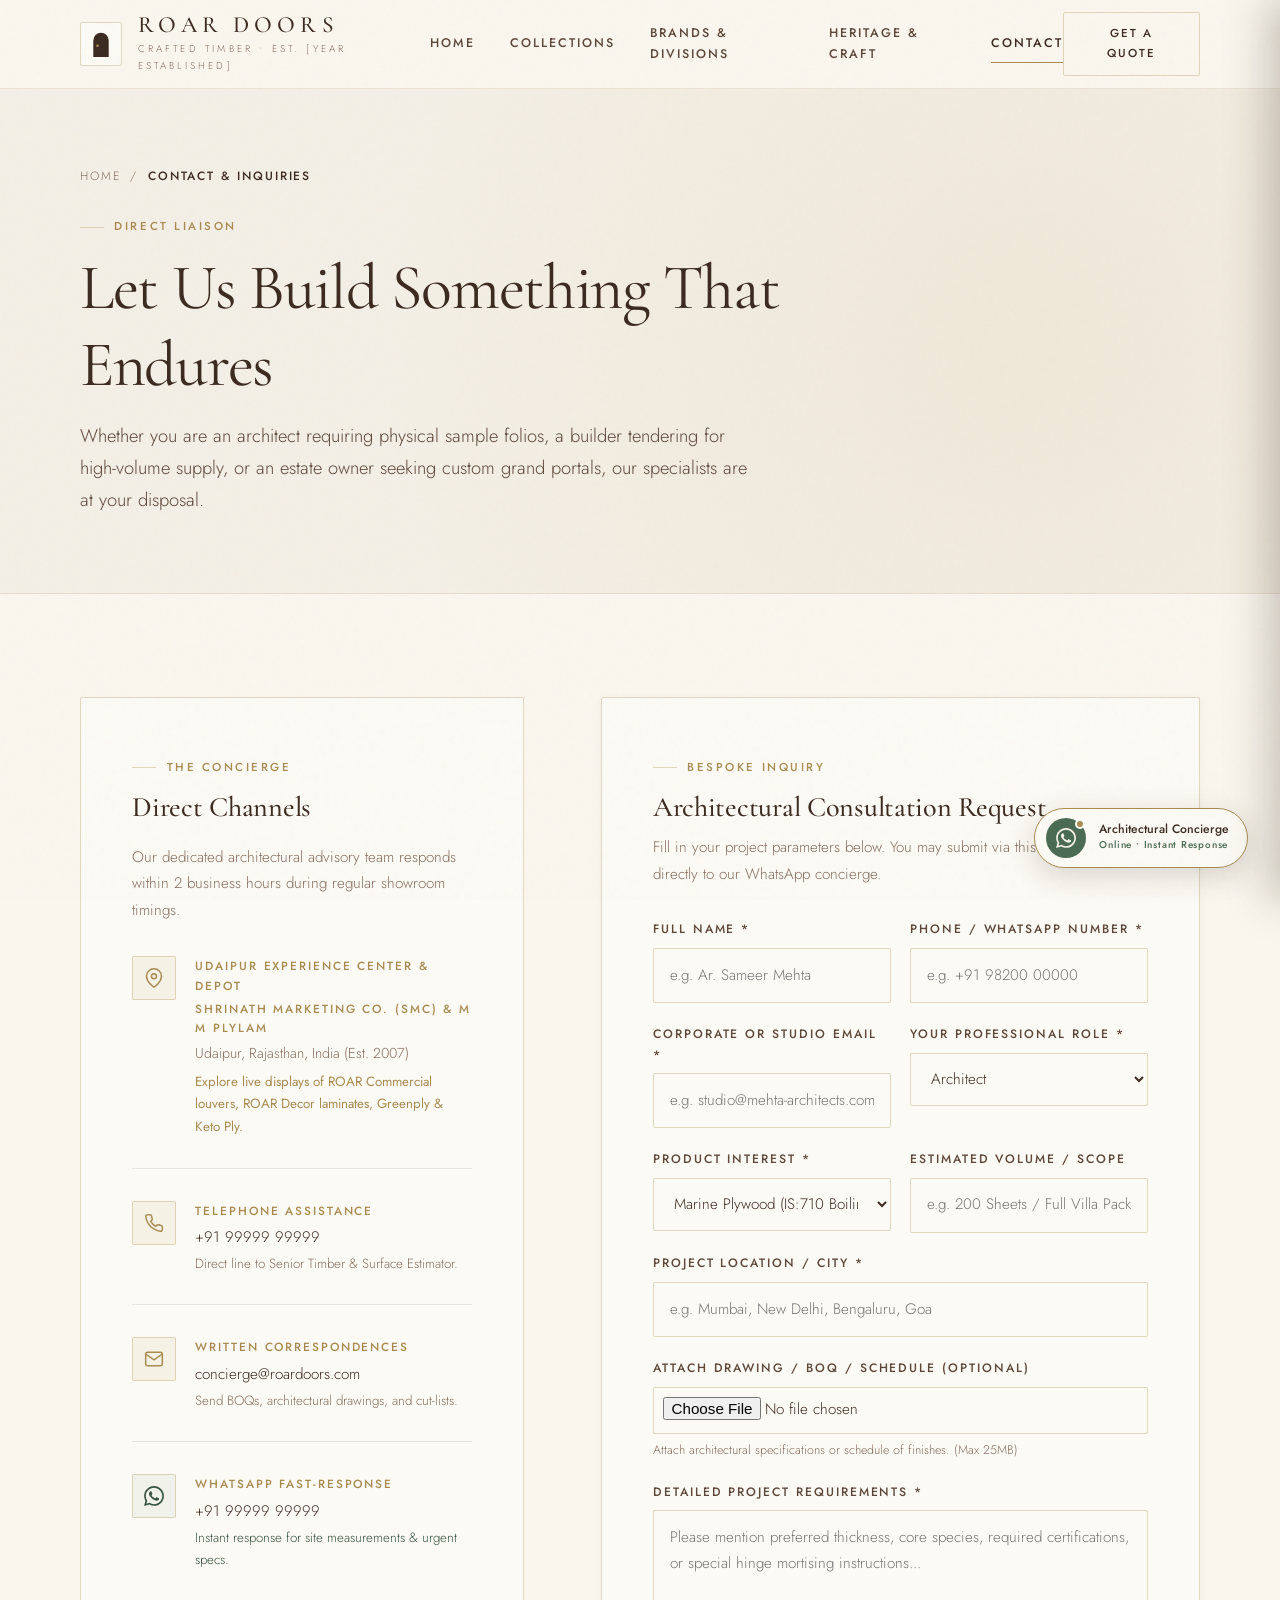
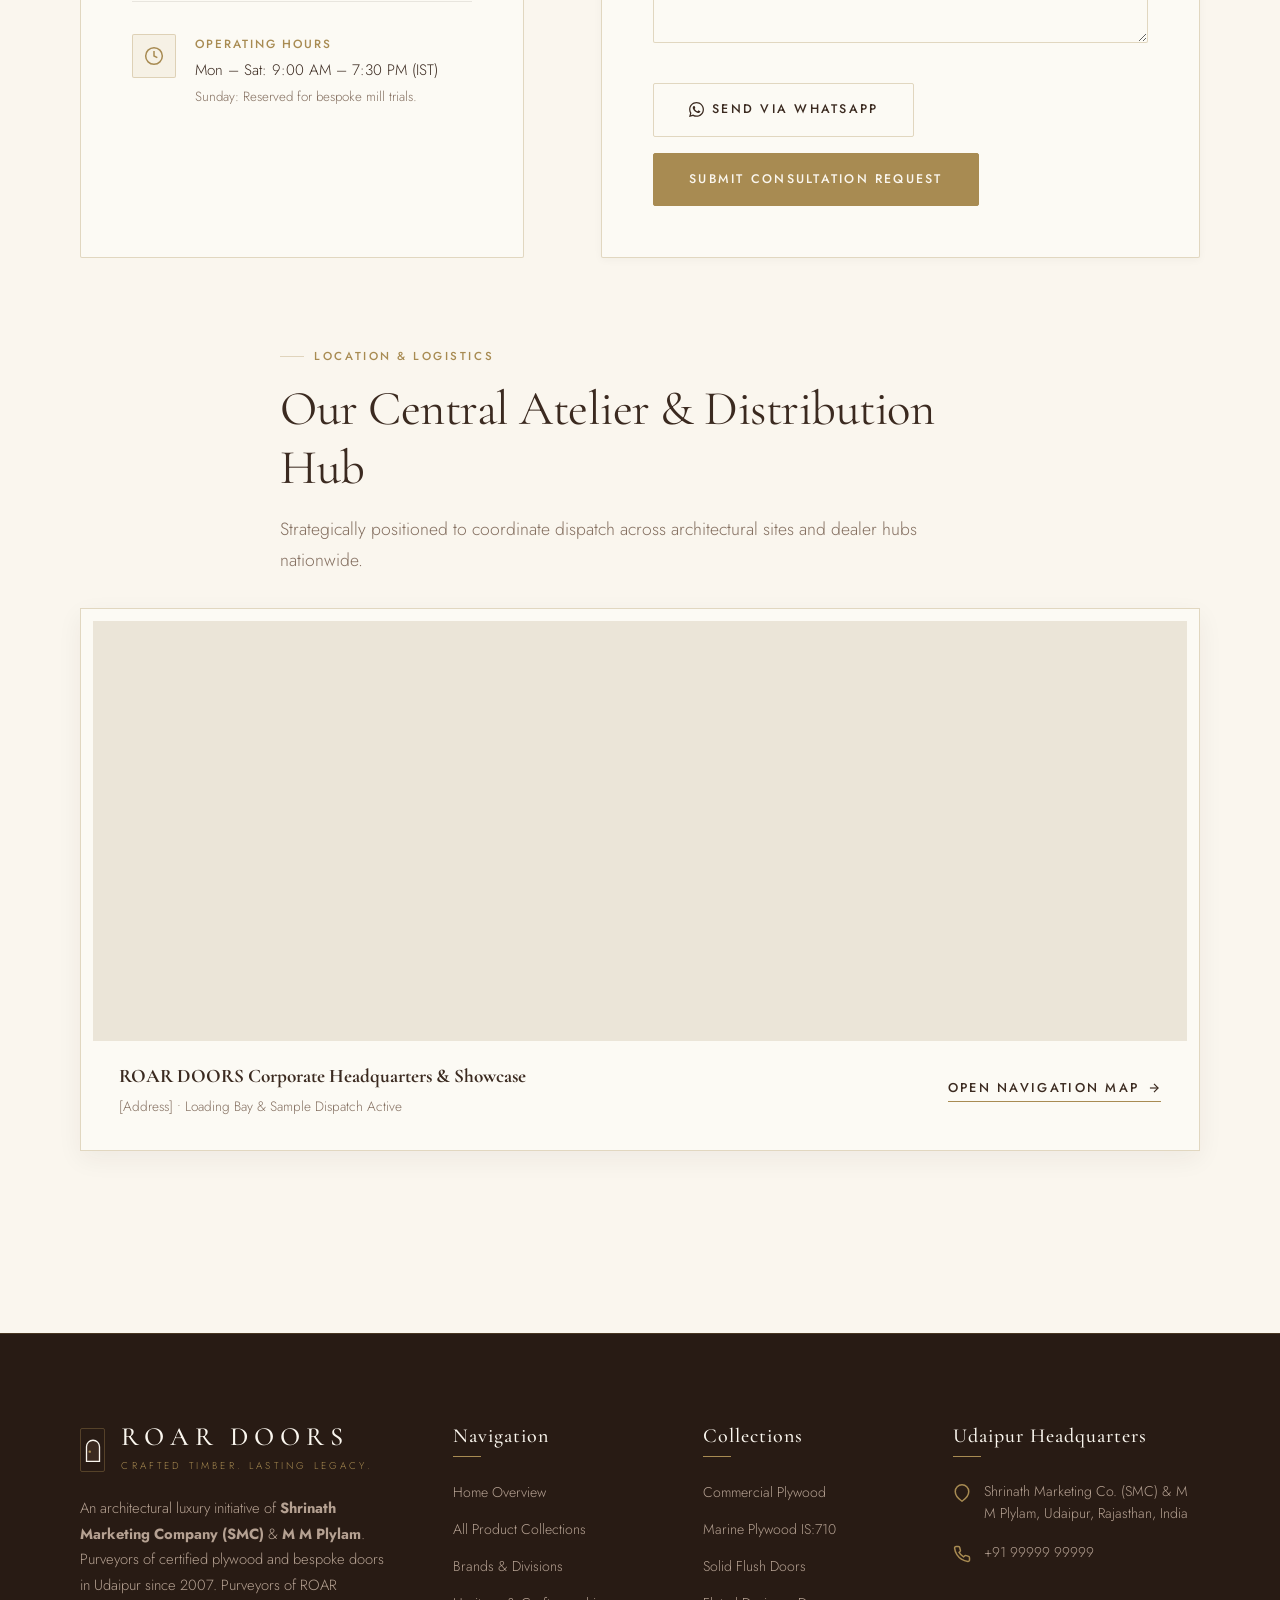
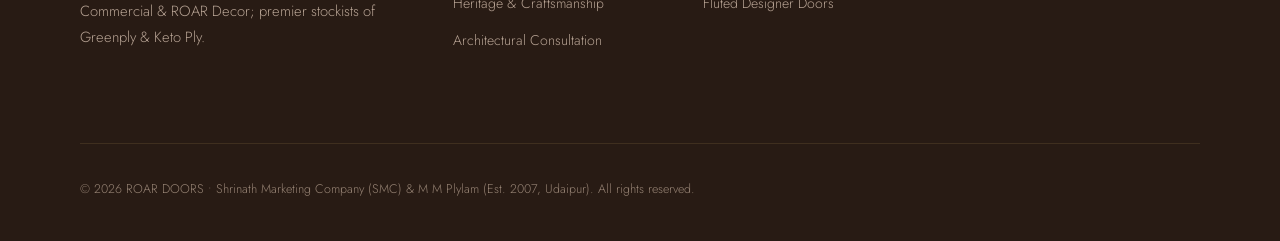
<file: contact.html>
<!DOCTYPE html>
<html lang="en">
<head>
  <meta charset="UTF-8">
  <meta name="viewport" content="width=device-width, initial-scale=1.0">
  <title>Architectural Consultation & Contact | ROAR DOORS</title>
  <meta name="description" content="Connect with the ROAR DOORS architectural concierge. Request technical specifications, physical sample kits, project quotes, or dealer distribution inquiries.">
  <meta name="keywords" content="ROAR DOORS contact, timber quote, architect sample kit, marine plywood price, flush door consultation">

  <link rel="icon" type="image/png" href="assets/images/roar_doors_logo.png">

  <!-- Google Fonts -->
  <link rel="preconnect" href="https://fonts.googleapis.com">
  <link rel="preconnect" href="https://fonts.gstatic.com" crossorigin>
  <link href="https://fonts.googleapis.com/css2?family=Cormorant+Garamond:ital,wght@0,300;0,400;0,500;0,600;0,700;1,300;1,400;1,600&family=Jost:wght@300;400;500;600&display=swap" rel="stylesheet">

  <!-- Stylesheets -->
  <link rel="stylesheet" href="css/style.css">
  <link rel="stylesheet" href="css/responsive.css">
</head>
<body>

  <!-- Sticky Header -->
  <header class="site-header" id="site-header">
    <div class="container">
      <div class="header-inner">
        <a href="index.html" class="brand-mark" aria-label="ROAR DOORS Home">
          <div class="brand-emblem">
            <svg viewBox="0 0 24 32" fill="none">
              <path d="M4 30V12C4 7.58172 7.58172 4 12 4C16.4183 4 20 7.58172 20 12V30H4Z" stroke="#3B2A20" stroke-width="1.6"/>
              <circle cx="8" cy="18" r="1.5" fill="#A88B52"/>
            </svg>
          </div>
          <div class="brand-text">
            <span class="brand-title">ROAR DOORS</span>
            <span class="brand-sub">Crafted Timber • Est. [Year established]</span>
          </div>
        </a>

        <nav class="nav-menu" aria-label="Main Navigation">
          <a href="index.html" class="nav-link">Home</a>
          <a href="products.html" class="nav-link">Collections</a>
          <a href="brands.html" class="nav-link">Brands & Divisions</a>
          <a href="about.html" class="nav-link">Heritage & Craft</a>
          <a href="contact.html" class="nav-link active">Contact</a>
        </nav>

        <div class="header-actions">
          <button class="btn btn-outline" data-open-quote-modal style="padding: 0.7rem 1.4rem; font-size: 0.72rem;">
            Get a Quote
          </button>
          <button class="mobile-toggle" aria-label="Toggle Mobile Menu">
            <svg viewBox="0 0 24 24" fill="none" stroke="currentColor" stroke-width="1.8">
              <line x1="3" y1="12" x2="21" y2="12"></line>
              <line x1="3" y1="6" x2="21" y2="6"></line>
              <line x1="3" y1="18" x2="21" y2="18"></line>
            </svg>
          </button>
        </div>
      </div>
    </div>
  </header>

  <!-- Mobile Drawer -->
  <div class="mobile-drawer-overlay"></div>
  <aside class="mobile-drawer" aria-label="Mobile Navigation Drawer">
    <div class="drawer-header">
      <div class="brand-mark">
        <div class="brand-emblem" style="width: 36px; height: 36px;">
          <svg viewBox="0 0 24 32" fill="none" style="width: 18px; height: 24px;">
            <path d="M4 30V12C4 7.58172 7.58172 4 12 4C16.4183 4 20 7.58172 20 12V30H4Z" stroke="#3B2A20" stroke-width="1.6"/>
            <circle cx="8" cy="18" r="1.5" fill="#A88B52"/>
          </svg>
        </div>
        <span class="brand-title" style="font-size: 1.25rem;">ROAR DOORS</span>
      </div>
      <button class="drawer-close-btn dialog-close-btn" aria-label="Close menu">&times;</button>
    </div>
    <nav class="drawer-links">
      <a href="index.html">Home</a>
      <a href="products.html">All Collections</a>
      <a href="about.html">Heritage & Craft</a>
      <a href="contact.html" class="active">Architectural Consultation</a>
    </nav>
    <div class="drawer-footer">
      <button class="btn btn-brass" style="width: 100%;" data-open-quote-modal>
        Request Architectural Quote
      </button>
    </div>
  </aside>

  <main id="main-content">
    <!-- Page Hero Banner -->
    <section class="page-hero">
      <div class="page-hero-scrim"></div>
      <div class="container">
        <div class="page-hero-content">
          <nav class="breadcrumbs" aria-label="Breadcrumb">
            <a href="index.html">Home</a>
            <span>/</span>
            <span class="current">Contact & Inquiries</span>
          </nav>
          <div class="eyebrow no-after">Direct Liaison</div>
          <h1>Let Us Build Something That Endures</h1>
          <p style="font-size: 1.15rem; color: var(--text-secondary); max-width: 680px; margin-top: 0.5rem;">
            Whether you are an architect requiring physical sample folios, a builder tendering for high-volume supply, or an estate owner seeking custom grand portals, our specialists are at your disposal.
          </p>
        </div>
      </div>
    </section>

    <!-- Contact & Consultation Section -->
    <section class="section-padding" style="background-color: var(--bg-primary);">
      <div class="container">
        <div class="contact-layout">
          
          <!-- Column 1: Direct Communications & Headquarters Details -->
          <div class="contact-info-panel">
            <div class="eyebrow no-after">The Concierge</div>
            <h3>Direct Channels</h3>
            <p style="color: var(--text-muted); font-size: 0.95rem; margin-bottom: 2rem;">
              Our dedicated architectural advisory team responds within 2 business hours during regular showroom timings.
            </p>

            <div class="contact-card-list">
              <!-- Address -->
              <div class="contact-card-item">
                <div class="contact-card-icon">
                  <svg viewBox="0 0 24 24" fill="none" stroke="currentColor" stroke-width="1.8">
                    <path d="M21 10c0 7-9 13-9 13s-9-6-9-13a9 9 0 0 1 18 0z"></path>
                    <circle cx="12" cy="10" r="3"></circle>
                  </svg>
                </div>
                <div class="contact-card-text">
                  <strong>Udaipur Experience Center & Depot</strong>
                  <p><strong>Shrinath Marketing Co. (SMC) & M M Plylam</strong></p>
                  <p style="color: var(--text-muted); font-size: 0.9rem;">Udaipur, Rajasthan, India (Est. 2007)</p>
                  <small style="color: var(--brass-gold); display: block; margin-top: 6px; font-weight: 400;">Explore live displays of ROAR Commercial louvers, ROAR Decor laminates, Greenply & Keto Ply.</small>
                </div>
              </div>

              <!-- Phone -->
              <div class="contact-card-item">
                <div class="contact-card-icon">
                  <svg viewBox="0 0 24 24" fill="none" stroke="currentColor" stroke-width="1.8">
                    <path d="M22 16.92v3a2 2 0 0 1-2.18 2 19.79 19.79 0 0 1-8.63-3.07 19.5 19.5 0 0 1-6-6 19.79 19.79 0 0 1-3.07-8.67A2 2 0 0 1 4.11 2h3a2 2 0 0 1 2 1.72 12.84 12.84 0 0 0 .7 2.81 2 2 0 0 1-.45 2.11L8.09 9.91a16 16 0 0 0 6 6l1.27-1.27a2 2 0 0 1 2.11-.45 12.84 12.84 0 0 0 2.81.7A2 2 0 0 1 22 16.92z"></path>
                  </svg>
                </div>
                <div class="contact-card-text">
                  <strong>Telephone Assistance</strong>
                  <p><a href="tel:+919999999999">+91 99999 99999</a></p>
                  <small style="color: var(--text-muted); display: block; margin-top: 4px;">Direct line to Senior Timber & Surface Estimator.</small>
                </div>
              </div>

              <!-- Email -->
              <div class="contact-card-item">
                <div class="contact-card-icon">
                  <svg viewBox="0 0 24 24" fill="none" stroke="currentColor" stroke-width="1.8">
                    <path d="M4 4h16c1.1 0 2 .9 2 2v12c0 1.1-.9 2-2 2H4c-1.1 0-2-.9-2-2V6c0-1.1.9-2 2-2z"></path>
                    <polyline points="22,6 12,13 2,6"></polyline>
                  </svg>
                </div>
                <div class="contact-card-text">
                  <strong>Written Correspondences</strong>
                  <p><a href="mailto:concierge@roardoors.com">concierge@roardoors.com</a></p>
                  <small style="color: var(--text-muted); display: block; margin-top: 4px;">Send BOQs, architectural drawings, and cut-lists.</small>
                </div>
              </div>

              <!-- WhatsApp -->
              <div class="contact-card-item">
                <div class="contact-card-icon" style="background-color: var(--surface-sage-light); color: #38533F;">
                  <svg viewBox="0 0 24 24" fill="currentColor">
                    <path d="M.057 24l1.687-6.163c-1.041-1.804-1.588-3.849-1.587-5.946.003-6.556 5.338-11.891 11.893-11.891 3.181.001 6.167 1.24 8.413 3.488 2.245 2.248 3.481 5.236 3.48 8.414-.003 6.557-5.338 11.892-11.893 11.892-1.99-.001-3.951-.5-5.688-1.448l-6.305 1.654zm6.597-3.807c1.676.995 3.276 1.591 5.392 1.592 5.448 0 9.886-4.434 9.889-9.885.002-5.462-4.415-9.89-9.881-9.892-5.452 0-9.887 4.434-9.889 9.884-.001 2.225.651 3.891 1.746 5.634l-.999 3.648 3.742-.981zm11.387-5.464c-.074-.124-.272-.198-.57-.347-.297-.149-1.758-.868-2.031-.967-.272-.099-.47-.149-.669.149-.198.297-.768.967-.941 1.165-.173.198-.347.223-.644.074-.297-.149-1.255-.462-2.39-1.475-.883-.788-1.48-1.761-1.653-2.059-.173-.297-.018-.458.13-.606.134-.133.297-.347.446-.521.151-.172.2-.296.3-.495.099-.198.05-.372-.025-.521-.075-.148-.669-1.611-.916-2.206-.242-.579-.487-.501-.669-.51l-.57-.01c-.198 0-.52.074-.792.372s-1.04 1.016-1.04 2.479 1.065 2.876 1.213 3.074c.149.198 2.095 3.2 5.076 4.487.709.306 1.263.489 1.694.626.712.226 1.36.194 1.872.118.571-.085 1.758-.719 2.006-1.413.248-.695.248-1.29.173-1.414z"/>
                  </svg>
                </div>
                <div class="contact-card-text">
                  <strong>WhatsApp Fast-Response</strong>
                  <p><a href="#" data-wa-trigger>+91 99999 99999</a></p>
                  <small style="color: #38533F; display: block; margin-top: 4px;">Instant response for site measurements & urgent specs.</small>
                </div>
              </div>

              <!-- Working Hours -->
              <div class="contact-card-item">
                <div class="contact-card-icon">
                  <svg viewBox="0 0 24 24" fill="none" stroke="currentColor" stroke-width="1.8">
                    <circle cx="12" cy="12" r="10"></circle>
                    <polyline points="12 6 12 12 16 14"></polyline>
                  </svg>
                </div>
                <div class="contact-card-text">
                  <strong>Operating Hours</strong>
                  <p>Mon – Sat: 9:00 AM – 7:30 PM (IST)</p>
                  <small style="color: var(--text-muted); display: block; margin-top: 4px;">Sunday: Reserved for bespoke mill trials.</small>
                </div>
              </div>
            </div>
          </div>

          <!-- Column 2: Comprehensive Specification / Consultation Form -->
          <div class="contact-form-panel">
            <div class="eyebrow no-after">Bespoke Inquiry</div>
            <h3>Architectural Consultation Request</h3>
            <p class="lead">Fill in your project parameters below. You may submit via this form or route directly to our WhatsApp concierge.</p>

            <form id="master-contact-form">
              <div class="form-row">
                <div class="form-group">
                  <label class="form-label" for="contact-name">Full Name *</label>
                  <input type="text" id="contact-name" name="name" class="form-input" placeholder="e.g. Ar. Sameer Mehta" required>
                </div>
                <div class="form-group">
                  <label class="form-label" for="contact-phone">Phone / WhatsApp Number *</label>
                  <input type="tel" id="contact-phone" name="phone" class="form-input" placeholder="e.g. +91 98200 00000" required>
                </div>
              </div>

              <div class="form-row">
                <div class="form-group">
                  <label class="form-label" for="contact-email">Corporate or Studio Email *</label>
                  <input type="email" id="contact-email" name="email" class="form-input" placeholder="e.g. studio@mehta-architects.com" required>
                </div>
                <div class="form-group">
                  <label class="form-label" for="contact-role-select">Your Professional Role *</label>
                  <select id="contact-role-select" name="role" class="form-select" required>
                    <option value="Architect">Architect</option>
                    <option value="Interior Designer">Interior Designer</option>
                    <option value="Builder / Contractor">Builder / General Contractor</option>
                    <option value="Dealer">Timber Merchant / Authorized Dealer</option>
                    <option value="Homeowner">Private Homeowner / Client</option>
                  </select>
                </div>
              </div>

              <div class="form-row">
                <div class="form-group">
                  <label class="form-label" for="contact-category">Product Interest *</label>
                  <select id="contact-category" name="category" class="form-select">
                    <option value="Marine Plywood IS:710">Marine Plywood (IS:710 Boiling Water Proof)</option>
                    <option value="Commercial Plywood IS:303">Commercial Plywood (IS:303 Calibrated MR)</option>
                    <option value="Waterproof / BWP Plywood">Waterproof / BWP Plywood (Hydro-Shield)</option>
                    <option value="Solid Core Flush Doors">Solid Core Flush Doors (IS:2202)</option>
                    <option value="Designer & Laminated Doors">Designer & Fluted Brass Doors</option>
                    <option value="Veneers & Laminates">Natural Bookmatched Veneers</option>
                    <option value="Block Boards & MDF">Calibrated Pine Block Boards</option>
                    <option value="Complete Project Package">Multi-Product Architectural Package</option>
                  </select>
                </div>
                <div class="form-group">
                  <label class="form-label" for="contact-volume">Estimated Volume / Scope</label>
                  <input type="text" id="contact-volume" name="volume" class="form-input" placeholder="e.g. 200 Sheets / Full Villa Package">
                </div>
              </div>

              <div class="form-group">
                <label class="form-label" for="contact-city">Project Location / City *</label>
                <input type="text" id="contact-city" name="city" class="form-input" placeholder="e.g. Mumbai, New Delhi, Bengaluru, Goa" required>
              </div>

              <div class="form-group">
                <label class="form-label" for="contact-file-input">Attach Drawing / BOQ / Schedule (Optional)</label>
                <input type="file" id="contact-file-input" class="form-input" style="padding: 0.6rem;" accept=".pdf,.dwg,.jpg,.png,.xlsx">
                <small id="file-name-display" style="display: block; margin-top: 6px; font-size: 0.78rem; color: var(--text-muted);">
                  Attach architectural specifications or schedule of finishes. (Max 25MB)
                </small>
              </div>

              <div class="form-group">
                <label class="form-label" for="contact-message-input">Detailed Project Requirements *</label>
                <textarea id="contact-message-input" name="message" class="form-textarea" rows="4" placeholder="Please mention preferred thickness, core species, required certifications, or special hinge mortising instructions..."></textarea>
              </div>

              <div style="display: flex; align-items: center; justify-content: space-between; flex-wrap: wrap; gap: 1rem; margin-top: 2rem;">
                <button type="button" class="btn btn-outline" id="contact-send-whatsapp" style="display: inline-flex; align-items: center; gap: 0.5rem;">
                  <svg width="15" height="15" viewBox="0 0 24 24" fill="currentColor">
                    <path d="M.057 24l1.687-6.163c-1.041-1.804-1.588-3.849-1.587-5.946.003-6.556 5.338-11.891 11.893-11.891 3.181.001 6.167 1.24 8.413 3.488 2.245 2.248 3.481 5.236 3.48 8.414-.003 6.557-5.338 11.892-11.893 11.892-1.99-.001-3.951-.5-5.688-1.448l-6.305 1.654zm6.597-3.807c1.676.995 3.276 1.591 5.392 1.592 5.448 0 9.886-4.434 9.889-9.885.002-5.462-4.415-9.89-9.881-9.892-5.452 0-9.887 4.434-9.889 9.884-.001 2.225.651 3.891 1.746 5.634l-.999 3.648 3.742-.981zm11.387-5.464c-.074-.124-.272-.198-.57-.347-.297-.149-1.758-.868-2.031-.967-.272-.099-.47-.149-.669.149-.198.297-.768.967-.941 1.165-.173.198-.347.223-.644.074-.297-.149-1.255-.462-2.39-1.475-.883-.788-1.48-1.761-1.653-2.059-.173-.297-.018-.458.13-.606.134-.133.297-.347.446-.521.151-.172.2-.296.3-.495.099-.198.05-.372-.025-.521-.075-.148-.669-1.611-.916-2.206-.242-.579-.487-.501-.669-.51l-.57-.01c-.198 0-.52.074-.792.372s-1.04 1.016-1.04 2.479 1.065 2.876 1.213 3.074c.149.198 2.095 3.2 5.076 4.487.709.306 1.263.489 1.694.626.712.226 1.36.194 1.872.118.571-.085 1.758-.719 2.006-1.413.248-.695.248-1.29.173-1.414z"/>
                  </svg>
                  Send via WhatsApp
                </button>
                <button type="submit" class="btn btn-brass">
                  Submit Consultation Request
                </button>
              </div>
            </form>
          </div>

        </div>

        <!-- Styled Map & Regional Distribution Hubs -->
        <div class="section-header" style="text-align: left; margin-bottom: 2rem;">
          <div class="eyebrow no-after">Location & Logistics</div>
          <h2>Our Central Atelier & Distribution Hub</h2>
          <p>Strategically positioned to coordinate dispatch across architectural sites and dealer hubs nationwide.</p>
        </div>

        <div class="map-container">
          <div class="map-embed-wrapper" style="background: #EBE5D8 url('data:image/svg+xml,%3Csvg width=\"30\" height=\"30\" viewBox=\"0 0 30 30\" xmlns=\"http://www.w3.org/2000/svg\"%3E%3Cpath d=\"M0 0h30v30H0V0zm15 15h15v15H15V15z\" fill=\"%23A88B52\" fill-opacity=\"0.06\" fill-rule=\"evenodd\"/%3E%3C/svg%3E');">
            <!-- Styled Google Map Embed with Old-Money Warm Filter -->
            <iframe 
              title="ROAR DOORS Headquarters Location Map" 
              src="https://www.google.com/maps/embed?pb=!1m18!1m12!1m3!1d15082.957582294154!2d72.825833!3d19.0759837!2m3!1f0!2f0!3f0!3m2!1i1024!2i768!4f13.1!3m3!1m2!1s0x3be7c911303be04f%3A0xf650f92d6e3f2257!2sSantacruz%20West%2C%20Mumbai!5e0!3m2!1sen!2sin!4v1680000000000!5m2!1sen!2sin" 
              allowfullscreen="" 
              loading="lazy" 
              referrerpolicy="no-referrer-when-downgrade">
            </iframe>
          </div>
          <div style="padding: 1.2rem 1.6rem; display: flex; align-items: center; justify-content: space-between; flex-wrap: wrap; gap: 1rem; background-color: var(--bg-card);">
            <div>
              <strong style="color: var(--text-primary); font-family: var(--font-serif); font-size: 1.2rem;">ROAR DOORS Corporate Headquarters & Showcase</strong>
              <p style="font-size: 0.85rem; color: var(--text-muted); margin-top: 2px;">[Address] • Loading Bay & Sample Dispatch Active</p>
            </div>
            <a href="https://maps.google.com" target="_blank" rel="noopener noreferrer" class="link-editorial">
              Open Navigation Map
              <svg width="14" height="14" viewBox="0 0 24 24" fill="none" stroke="currentColor" stroke-width="2"><line x1="5" y1="12" x2="19" y2="12"></line><polyline points="12 5 19 12 12 19"></polyline></svg>
            </a>
          </div>
        </div>

      </div>
    </section>
  </main>

  <!-- Footer -->
  <footer class="site-footer">
    <div class="container">
      <div class="footer-top">
        <div class="footer-col footer-brand">
          <div class="brand-mark" style="margin-bottom: 0.5rem;">
            <div class="brand-emblem" style="background-color: transparent; border-color: rgba(168, 139, 82, 0.35);">
              <svg viewBox="0 0 24 32" fill="none" style="width: 20px; height: 26px;">
                <path d="M4 30V12C4 7.58172 7.58172 4 12 4C16.4183 4 20 7.58172 20 12V30H4Z" stroke="#FAF6EE" stroke-width="1.6"/>
                <circle cx="8" cy="18" r="1.5" fill="#A88B52"/>
              </svg>
            </div>
            <div>
              <span class="brand-title">ROAR DOORS</span>
              <span class="brand-sub">Crafted Timber. Lasting Legacy.</span>
            </div>
          </div>
          <p class="footer-brand-desc">
            An architectural luxury initiative of <strong>Shrinath Marketing Company (SMC)</strong> & <strong>M M Plylam</strong>. Purveyors of certified plywood and bespoke doors in Udaipur since 2007. Purveyors of ROAR Commercial & ROAR Decor; premier stockists of Greenply & Keto Ply.
          </p>
        </div>
        <div class="footer-col">
          <h4>Navigation</h4>
          <ul class="footer-links">
            <li><a href="index.html">Home Overview</a></li>
            <li><a href="products.html">All Product Collections</a></li>
            <li><a href="brands.html">Brands & Divisions</a></li>
            <li><a href="about.html">Heritage & Craftsmanship</a></li>
            <li><a href="contact.html">Architectural Consultation</a></li>
          </ul>
        </div>
        <div class="footer-col">
          <h4>Collections</h4>
          <ul class="footer-links">
            <li><a href="products.html?category=commercial-plywood">Commercial Plywood</a></li>
            <li><a href="products.html?category=marine-plywood">Marine Plywood IS:710</a></li>
            <li><a href="products.html?category=flush-doors">Solid Flush Doors</a></li>
            <li><a href="products.html?category=designer-doors">Fluted Designer Doors</a></li>
          </ul>
        </div>
        <div class="footer-col">
          <h4>Udaipur Headquarters</h4>
          <div class="footer-contact-item">
            <svg viewBox="0 0 24 24" fill="none" stroke="currentColor" stroke-width="2"><path d="M21 10c0 7-9 13-9 13s-9-6-9-13a9 9 0 0 1 18 0z"></path></svg>
            <span>Shrinath Marketing Co. (SMC) & M M Plylam, Udaipur, Rajasthan, India</span>
          </div>
          <div class="footer-contact-item">
            <svg viewBox="0 0 24 24" fill="none" stroke="currentColor" stroke-width="2"><path d="M22 16.92v3a2 2 0 0 1-2.18 2 19.79 19.79 0 0 1-8.63-3.07 19.5 19.5 0 0 1-6-6 19.79 19.79 0 0 1-3.07-8.67A2 2 0 0 1 4.11 2h3a2 2 0 0 1 2 1.72 12.84 12.84 0 0 0 .7 2.81 2 2 0 0 1-.45 2.11L8.09 9.91a16 16 0 0 0 6 6l1.27-1.27a2 2 0 0 1 2.11-.45 12.84 12.84 0 0 0 2.81.7A2 2 0 0 1 22 16.92z"></path></svg>
            <a href="tel:+919999999999">+91 99999 99999</a>
          </div>
        </div>
      </div>
      <div class="footer-bottom">
        <div>&copy; 2026 ROAR DOORS • Shrinath Marketing Company (SMC) & M M Plylam (Est. 2007, Udaipur). All rights reserved.</div>
      </div>
    </div>
  </footer>

  <!-- Floating WhatsApp -->
  <a href="#" class="floating-whatsapp" data-wa-trigger aria-label="Chat on WhatsApp">
    <div class="whatsapp-icon-circle">
      <svg viewBox="0 0 24 24" fill="currentColor">
        <path d="M.057 24l1.687-6.163c-1.041-1.804-1.588-3.849-1.587-5.946.003-6.556 5.338-11.891 11.893-11.891 3.181.001 6.167 1.24 8.413 3.488 2.245 2.248 3.481 5.236 3.48 8.414-.003 6.557-5.338 11.892-11.893 11.892-1.99-.001-3.951-.5-5.688-1.448l-6.305 1.654zm6.597-3.807c1.676.995 3.276 1.591 5.392 1.592 5.448 0 9.886-4.434 9.889-9.885.002-5.462-4.415-9.89-9.881-9.892-5.452 0-9.887 4.434-9.889 9.884-.001 2.225.651 3.891 1.746 5.634l-.999 3.648 3.742-.981zm11.387-5.464c-.074-.124-.272-.198-.57-.347-.297-.149-1.758-.868-2.031-.967-.272-.099-.47-.149-.669.149-.198.297-.768.967-.941 1.165-.173.198-.347.223-.644.074-.297-.149-1.255-.462-2.39-1.475-.883-.788-1.48-1.761-1.653-2.059-.173-.297-.018-.458.13-.606.134-.133.297-.347.446-.521.151-.172.2-.296.3-.495.099-.198.05-.372-.025-.521-.075-.148-.669-1.611-.916-2.206-.242-.579-.487-.501-.669-.51l-.57-.01c-.198 0-.52.074-.792.372s-1.04 1.016-1.04 2.479 1.065 2.876 1.213 3.074c.149.198 2.095 3.2 5.076 4.487.709.306 1.263.489 1.694.626.712.226 1.36.194 1.872.118.571-.085 1.758-.719 2.006-1.413.248-.695.248-1.29.173-1.414z"/>
      </svg>
      <div class="whatsapp-pulse-dot"></div>
    </div>
    <div class="whatsapp-text-block">
      <span class="whatsapp-text-title">Architectural Concierge</span>
      <span class="whatsapp-text-status">Online • Instant Response</span>
    </div>
  </a>

  <!-- Accessible Dialog Modal -->
  <dialog class="quote-dialog" id="quote-dialog" aria-labelledby="modal-title">
    <div class="dialog-inner">
      <div class="dialog-header">
        <div>
          <div class="eyebrow no-after" style="margin-bottom: 0.3rem;">Bespoke Specification</div>
          <h3 id="modal-title">Request an Architectural Quote</h3>
        </div>
        <button class="dialog-close-btn" data-close-quote-modal aria-label="Close dialog">&times;</button>
      </div>

      <form id="quote-modal-form">
        <div class="form-row">
          <div class="form-group">
            <label class="form-label" for="quote-name">Full Name *</label>
            <input type="text" id="quote-name" name="name" class="form-input" placeholder="e.g. Ar. Sameer Mehta" required>
          </div>
          <div class="form-group">
            <label class="form-label" for="quote-phone">Phone / WhatsApp *</label>
            <input type="tel" id="quote-phone" name="phone" class="form-input" placeholder="e.g. +91 98200 00000" required>
          </div>
        </div>
        <div class="form-row">
          <div class="form-group">
            <label class="form-label" for="quote-email">Email Address *</label>
            <input type="email" id="quote-email" name="email" class="form-input" placeholder="e.g. studio@mehta-architects.com" required>
          </div>
          <div class="form-group">
            <label class="form-label" for="quote-role">Role</label>
            <select id="quote-role" name="role" class="form-select">
              <option value="Architect">Architect</option>
              <option value="Interior Designer">Interior Designer</option>
              <option value="Builder / Contractor">Builder / Contractor</option>
              <option value="Dealer / Merchant">Dealer / Merchant</option>
              <option value="Homeowner">Homeowner / Client</option>
            </select>
          </div>
        </div>
        <div class="form-group">
          <label class="form-label" for="quote-product-select">Product of Interest</label>
          <select id="quote-product-select" name="product" class="form-select">
            <option value="">General Inquiries / Multi-Product Spec</option>
          </select>
        </div>
        <div class="form-row">
          <div class="form-group">
            <label class="form-label" for="quote-volume">Estimated Volume</label>
            <input type="text" id="quote-volume" name="volume" class="form-input" placeholder="e.g. 100 Sheets / 15 Doors">
          </div>
          <div class="form-group">
            <label class="form-label" for="quote-city">Project City</label>
            <input type="text" id="quote-city" name="city" class="form-input" placeholder="e.g. Mumbai, Bangalore">
          </div>
        </div>
        <div class="form-group">
          <label class="form-label" for="quote-message">Project Notes</label>
          <textarea id="quote-message" name="message" class="form-textarea" rows="3" placeholder="Thickness, grade, core wood preference..."></textarea>
        </div>
        <div style="display: flex; align-items: center; justify-content: flex-end; gap: 1rem; margin-top: 1.5rem;">
          <button type="button" class="btn btn-outline" data-close-quote-modal>Cancel</button>
          <button type="submit" class="btn btn-brass">Transmit Quote Request</button>
        </div>
      </form>
    </div>
  </dialog>

  <!-- Scripts -->
  <script src="js/data.js"></script>
  <script src="js/main.js"></script>
  <script src="js/contact.js"></script>
</body>
</html>
</file>
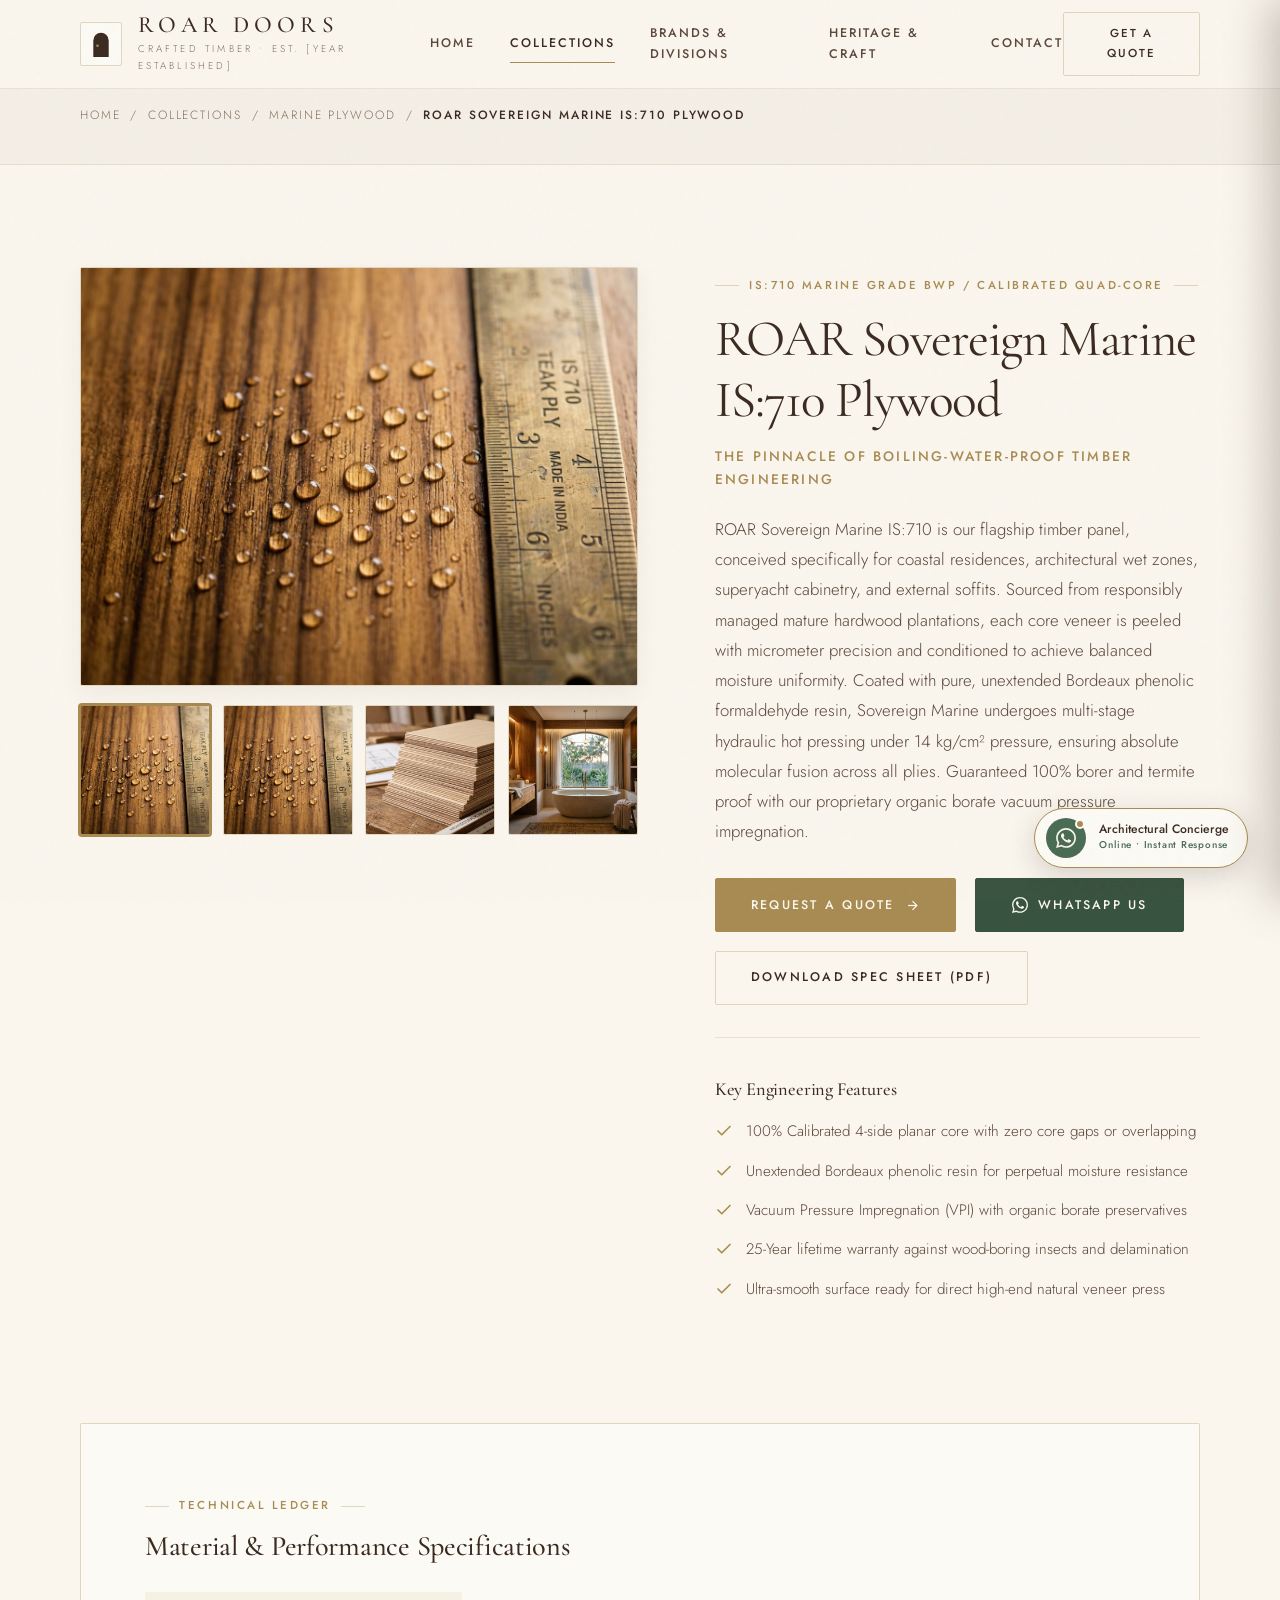
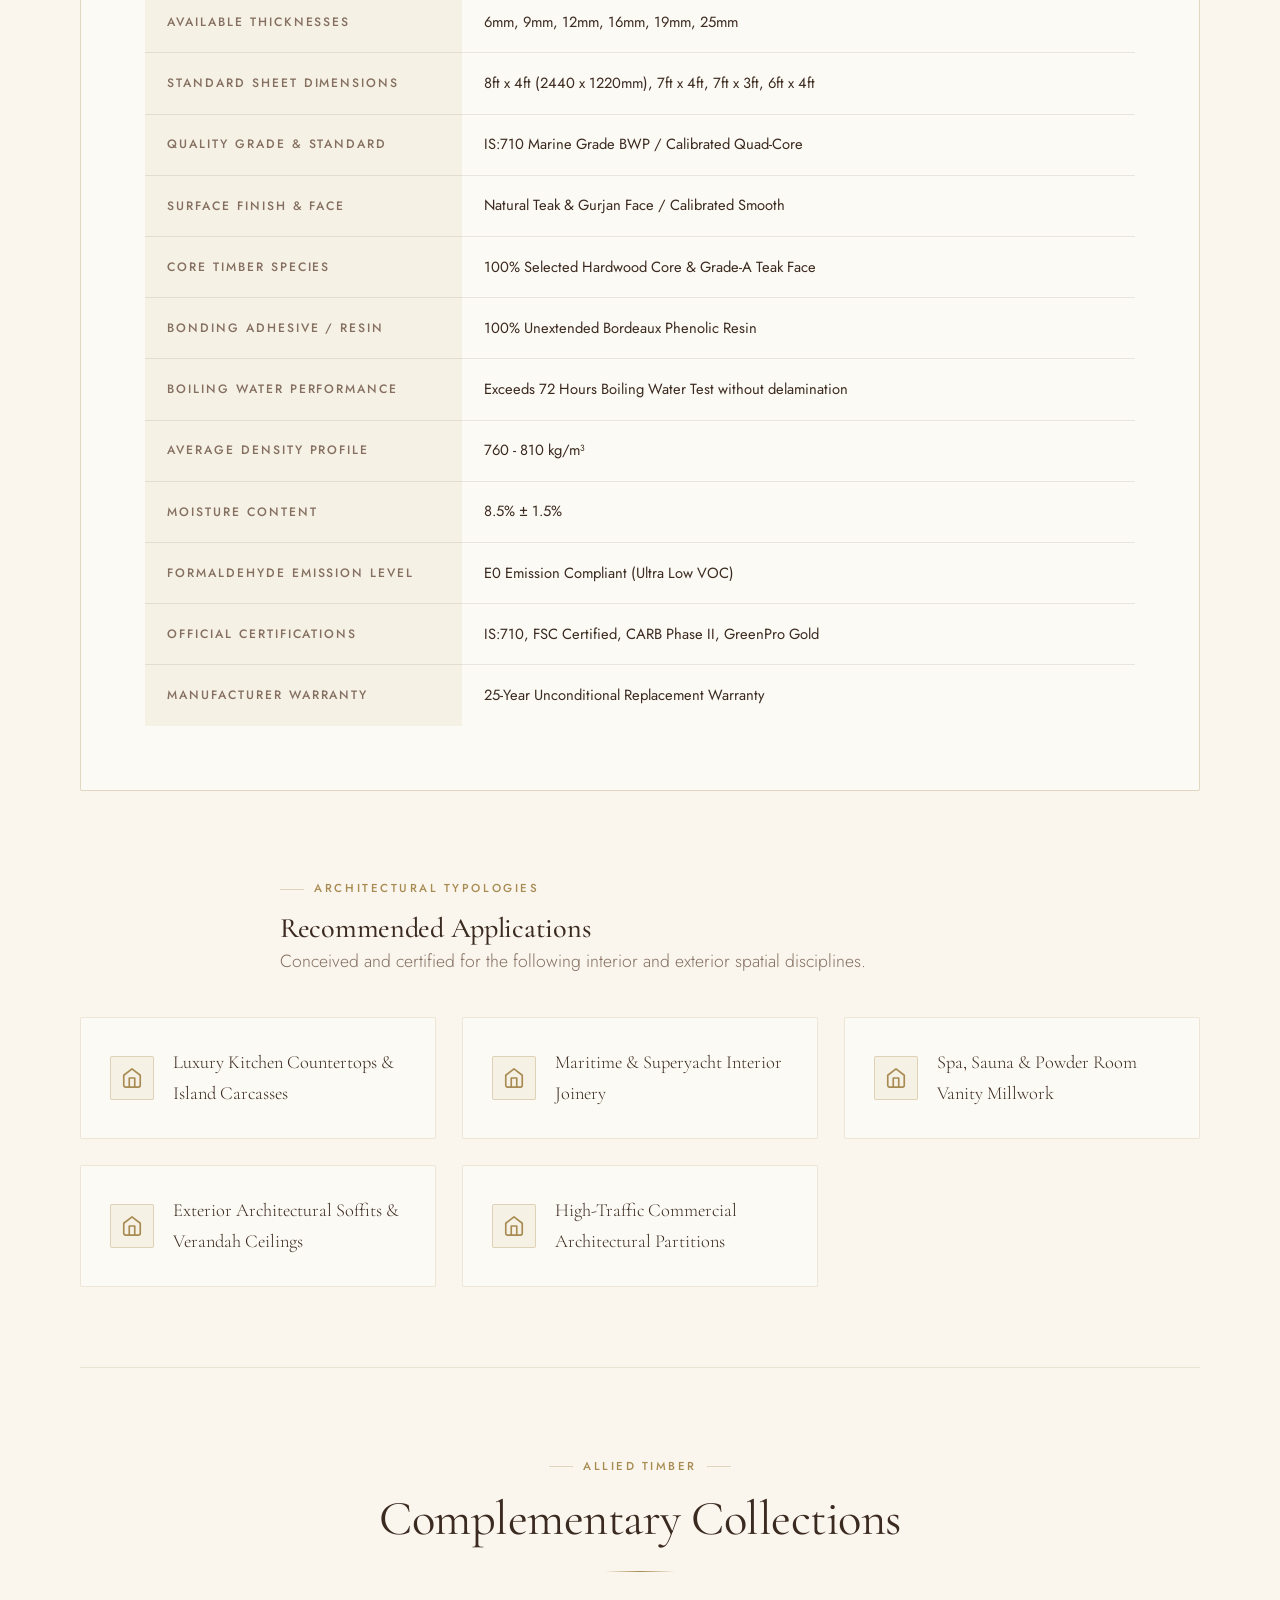
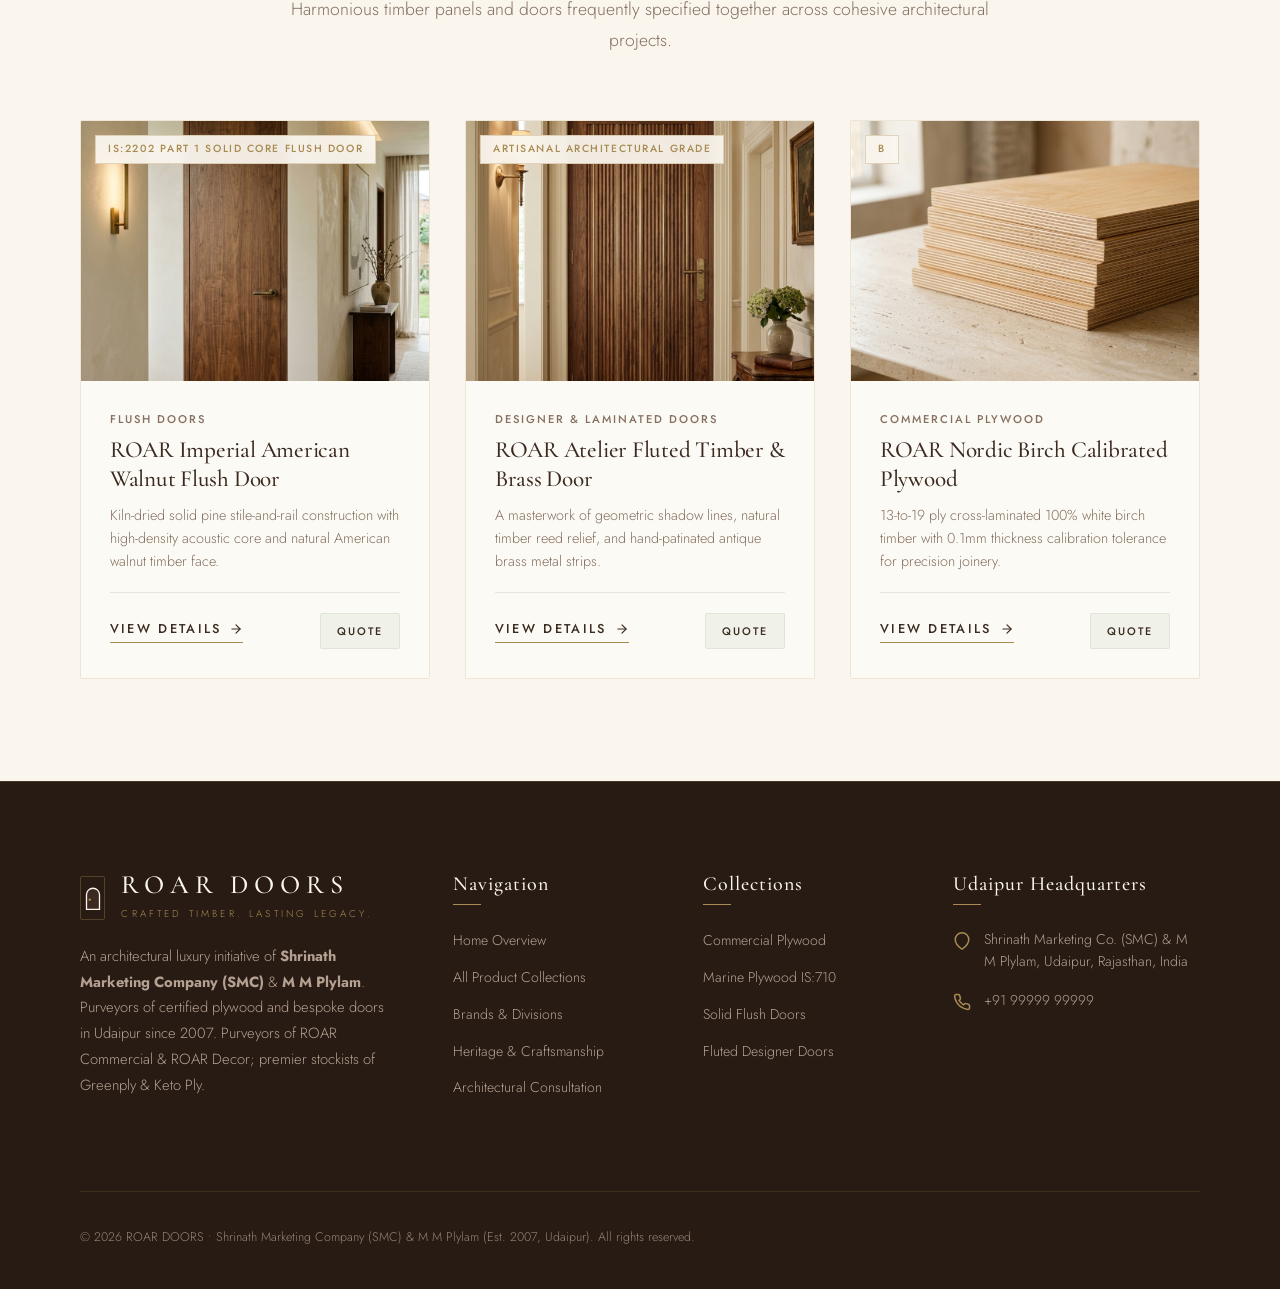
<file: product-detail.html>
<!DOCTYPE html>
<html lang="en">
<head>
  <meta charset="UTF-8">
  <meta name="viewport" content="width=device-width, initial-scale=1.0">
  <title>Product Specification | ROAR DOORS Architectural Timber</title>
  <meta name="description" content="Detailed technical specifications, application guidelines, and warranty certification for ROAR DOORS architectural timber panels and bespoke solid doors.">
  
  <link rel="icon" type="image/png" href="assets/images/roar_doors_logo.png">

  <!-- Google Fonts -->
  <link rel="preconnect" href="https://fonts.googleapis.com">
  <link rel="preconnect" href="https://fonts.gstatic.com" crossorigin>
  <link href="https://fonts.googleapis.com/css2?family=Cormorant+Garamond:ital,wght@0,300;0,400;0,500;0,600;0,700;1,300;1,400;1,600&family=Jost:wght@300;400;500;600&display=swap" rel="stylesheet">

  <!-- Stylesheets -->
  <link rel="stylesheet" href="css/style.css">
  <link rel="stylesheet" href="css/responsive.css">
</head>
<body>

  <!-- Sticky Header -->
  <header class="site-header" id="site-header">
    <div class="container">
      <div class="header-inner">
        <a href="index.html" class="brand-mark" aria-label="ROAR DOORS Home">
          <div class="brand-emblem">
            <svg viewBox="0 0 24 32" fill="none">
              <path d="M4 30V12C4 7.58172 7.58172 4 12 4C16.4183 4 20 7.58172 20 12V30H4Z" stroke="#3B2A20" stroke-width="1.6"/>
              <circle cx="8" cy="18" r="1.5" fill="#A88B52"/>
            </svg>
          </div>
          <div class="brand-text">
            <span class="brand-title">ROAR DOORS</span>
            <span class="brand-sub">Crafted Timber • Est. [Year established]</span>
          </div>
        </a>

        <nav class="nav-menu" aria-label="Main Navigation">
          <a href="index.html" class="nav-link">Home</a>
          <a href="products.html" class="nav-link active">Collections</a>
          <a href="brands.html" class="nav-link">Brands & Divisions</a>
          <a href="about.html" class="nav-link">Heritage & Craft</a>
          <a href="contact.html" class="nav-link">Contact</a>
        </nav>

        <div class="header-actions">
          <button class="btn btn-outline" data-open-quote-modal style="padding: 0.7rem 1.4rem; font-size: 0.72rem;">
            Get a Quote
          </button>
          <button class="mobile-toggle" aria-label="Toggle Mobile Menu">
            <svg viewBox="0 0 24 24" fill="none" stroke="currentColor" stroke-width="1.8">
              <line x1="3" y1="12" x2="21" y2="12"></line>
              <line x1="3" y1="6" x2="21" y2="6"></line>
              <line x1="3" y1="18" x2="21" y2="18"></line>
            </svg>
          </button>
        </div>
      </div>
    </div>
  </header>

  <!-- Mobile Drawer -->
  <div class="mobile-drawer-overlay"></div>
  <aside class="mobile-drawer" aria-label="Mobile Navigation Drawer">
    <div class="drawer-header">
      <div class="brand-mark">
        <div class="brand-emblem" style="width: 36px; height: 36px;">
          <svg viewBox="0 0 24 32" fill="none" style="width: 18px; height: 24px;">
            <path d="M4 30V12C4 7.58172 7.58172 4 12 4C16.4183 4 20 7.58172 20 12V30H4Z" stroke="#3B2A20" stroke-width="1.6"/>
            <circle cx="8" cy="18" r="1.5" fill="#A88B52"/>
          </svg>
        </div>
        <span class="brand-title" style="font-size: 1.25rem;">ROAR DOORS</span>
      </div>
      <button class="drawer-close-btn dialog-close-btn" aria-label="Close menu">&times;</button>
    </div>
    <nav class="drawer-links">
      <a href="index.html">Home</a>
      <a href="products.html" class="active">All Collections</a>
      <a href="about.html">Heritage & Craft</a>
      <a href="contact.html">Architectural Consultation</a>
    </nav>
    <div class="drawer-footer">
      <button class="btn btn-brass" style="width: 100%;" data-open-quote-modal>
        Request Architectural Quote
      </button>
    </div>
  </aside>

  <main id="main-content">
    <!-- Breadcrumb Navigation Bar -->
    <div style="background-color: var(--bg-secondary); border-bottom: 1px solid var(--brass-hairline-light); padding-block: 1rem;">
      <div class="container">
        <nav class="breadcrumbs" aria-label="Breadcrumb">
          <a href="index.html">Home</a>
          <span>/</span>
          <a href="products.html">Collections</a>
          <span>/</span>
          <a href="products.html" id="detail-bc-category">Marine Plywood</a>
          <span>/</span>
          <span class="current" id="detail-bc-product">Product Name</span>
        </nav>
      </div>
    </div>

    <!-- Main Product Detail Layout -->
    <section class="section-padding" style="background-color: var(--bg-primary);">
      <div class="container">
        <div class="product-detail-layout">
          
          <!-- Column 1: Image Gallery & Thumbnails -->
          <div class="gallery-container">
            <div class="main-image-viewport">
              <img id="detail-main-img" src="assets/images/marine_plywood_luxury.jpg" alt="ROAR DOORS Product Showcase">
            </div>
            <div class="gallery-thumbnails" id="detail-thumbnails" aria-label="Product Image Thumbnails">
              <!-- Dynamically populated by product-detail.js -->
            </div>
          </div>

          <!-- Column 2: Product Info & Key Features -->
          <div class="product-info-col">
            <div class="eyebrow" id="detail-grade-badge">IS:710 Marine Grade BWP</div>
            <h1 id="detail-product-title">ROAR Sovereign Marine IS:710 Plywood</h1>
            <div class="product-info-tagline" id="detail-product-tagline">
              The Pinnacle of Boiling-Water-Proof Timber Engineering
            </div>
            <p class="product-editorial-desc" id="detail-product-desc">
              Precision engineered timber panel designed for high-end coastal residences, architectural wet zones, superyacht cabinetry, and external soffits. Sourced from responsibly managed mature hardwood plantations.
            </p>

            <!-- Action Buttons: Request Quote & WhatsApp Us -->
            <div class="detail-actions-row">
              <button class="btn btn-brass" id="detail-quote-btn">
                Request a Quote
                <svg width="15" height="15" viewBox="0 0 24 24" fill="none" stroke="currentColor" stroke-width="2"><line x1="5" y1="12" x2="19" y2="12"></line><polyline points="12 5 19 12 12 19"></polyline></svg>
              </button>
              <a href="#" class="btn btn-whatsapp-direct" id="detail-whatsapp-btn" target="_blank">
                <svg width="16" height="16" viewBox="0 0 24 24" fill="currentColor">
                  <path d="M.057 24l1.687-6.163c-1.041-1.804-1.588-3.849-1.587-5.946.003-6.556 5.338-11.891 11.893-11.891 3.181.001 6.167 1.24 8.413 3.488 2.245 2.248 3.481 5.236 3.48 8.414-.003 6.557-5.338 11.892-11.893 11.892-1.99-.001-3.951-.5-5.688-1.448l-6.305 1.654zm6.597-3.807c1.676.995 3.276 1.591 5.392 1.592 5.448 0 9.886-4.434 9.889-9.885.002-5.462-4.415-9.89-9.881-9.892-5.452 0-9.887 4.434-9.889 9.884-.001 2.225.651 3.891 1.746 5.634l-.999 3.648 3.742-.981zm11.387-5.464c-.074-.124-.272-.198-.57-.347-.297-.149-1.758-.868-2.031-.967-.272-.099-.47-.149-.669.149-.198.297-.768.967-.941 1.165-.173.198-.347.223-.644.074-.297-.149-1.255-.462-2.39-1.475-.883-.788-1.48-1.761-1.653-2.059-.173-.297-.018-.458.13-.606.134-.133.297-.347.446-.521.151-.172.2-.296.3-.495.099-.198.05-.372-.025-.521-.075-.148-.669-1.611-.916-2.206-.242-.579-.487-.501-.669-.51l-.57-.01c-.198 0-.52.074-.792.372s-1.04 1.016-1.04 2.479 1.065 2.876 1.213 3.074c.149.198 2.095 3.2 5.076 4.487.709.306 1.263.489 1.694.626.712.226 1.36.194 1.872.118.571-.085 1.758-.719 2.006-1.413.248-.695.248-1.29.173-1.414z"/>
                </svg>
                WhatsApp Us
              </a>
              <button class="btn btn-outline" id="detail-download-tds">
                Download Spec Sheet (PDF)
              </button>
            </div>

            <!-- Key Features Checklist -->
            <div class="features-list">
              <h4>Key Engineering Features</h4>
              <ul id="detail-features-list">
                <!-- Dynamically populated by product-detail.js -->
              </ul>
            </div>

          </div>
        </div>

        <!-- Technical Specification Table Section -->
        <div class="specs-section">
          <div class="eyebrow">Technical Ledger</div>
          <h3>Material & Performance Specifications</h3>
          <table class="specs-table" aria-label="Technical Specifications">
            <tbody id="detail-specs-tbody">
              <!-- Dynamically populated by product-detail.js -->
            </tbody>
          </table>
        </div>

        <!-- Architectural Applications Grid -->
        <div class="applications-section">
          <div class="section-header" style="text-align: left; margin-bottom: 2.5rem;">
            <div class="eyebrow no-after">Architectural Typologies</div>
            <h3>Recommended Applications</h3>
            <p>Conceived and certified for the following interior and exterior spatial disciplines.</p>
          </div>
          <div class="applications-grid" id="detail-applications-grid">
            <!-- Dynamically populated by product-detail.js -->
          </div>
        </div>

        <!-- Related Products Showcase -->
        <div style="border-top: 1px solid var(--brass-hairline-light); padding-top: 5rem;">
          <div class="section-header">
            <div class="eyebrow">Allied Timber</div>
            <h2>Complementary Collections</h2>
            <div class="brass-divider"></div>
            <p>Harmonious timber panels and doors frequently specified together across cohesive architectural projects.</p>
          </div>
          <div class="catalog-grid" id="detail-related-grid">
            <!-- Dynamically populated by product-detail.js -->
          </div>
        </div>

      </div>
    </section>
  </main>

  <!-- Footer -->
  <footer class="site-footer">
    <div class="container">
      <div class="footer-top">
        <div class="footer-col footer-brand">
          <div class="brand-mark" style="margin-bottom: 0.5rem;">
            <div class="brand-emblem" style="background-color: transparent; border-color: rgba(168, 139, 82, 0.35);">
              <svg viewBox="0 0 24 32" fill="none" style="width: 20px; height: 26px;">
                <path d="M4 30V12C4 7.58172 7.58172 4 12 4C16.4183 4 20 7.58172 20 12V30H4Z" stroke="#FAF6EE" stroke-width="1.6"/>
                <circle cx="8" cy="18" r="1.5" fill="#A88B52"/>
              </svg>
            </div>
            <div>
              <span class="brand-title">ROAR DOORS</span>
              <span class="brand-sub">Crafted Timber. Lasting Legacy.</span>
            </div>
          </div>
          <p class="footer-brand-desc">
            An architectural luxury initiative of <strong>Shrinath Marketing Company (SMC)</strong> & <strong>M M Plylam</strong>. Purveyors of certified plywood and bespoke doors in Udaipur since 2007. Purveyors of ROAR Commercial & ROAR Decor; premier stockists of Greenply & Keto Ply.
          </p>
        </div>
        <div class="footer-col">
          <h4>Navigation</h4>
          <ul class="footer-links">
            <li><a href="index.html">Home Overview</a></li>
            <li><a href="products.html">All Product Collections</a></li>
            <li><a href="brands.html">Brands & Divisions</a></li>
            <li><a href="about.html">Heritage & Craftsmanship</a></li>
            <li><a href="contact.html">Architectural Consultation</a></li>
          </ul>
        </div>
        <div class="footer-col">
          <h4>Collections</h4>
          <ul class="footer-links">
            <li><a href="products.html?category=commercial-plywood">Commercial Plywood</a></li>
            <li><a href="products.html?category=marine-plywood">Marine Plywood IS:710</a></li>
            <li><a href="products.html?category=flush-doors">Solid Flush Doors</a></li>
            <li><a href="products.html?category=designer-doors">Fluted Designer Doors</a></li>
          </ul>
        </div>
        <div class="footer-col">
          <h4>Udaipur Headquarters</h4>
          <div class="footer-contact-item">
            <svg viewBox="0 0 24 24" fill="none" stroke="currentColor" stroke-width="2"><path d="M21 10c0 7-9 13-9 13s-9-6-9-13a9 9 0 0 1 18 0z"></path></svg>
            <span>Shrinath Marketing Co. (SMC) & M M Plylam, Udaipur, Rajasthan, India</span>
          </div>
          <div class="footer-contact-item">
            <svg viewBox="0 0 24 24" fill="none" stroke="currentColor" stroke-width="2"><path d="M22 16.92v3a2 2 0 0 1-2.18 2 19.79 19.79 0 0 1-8.63-3.07 19.5 19.5 0 0 1-6-6 19.79 19.79 0 0 1-3.07-8.67A2 2 0 0 1 4.11 2h3a2 2 0 0 1 2 1.72 12.84 12.84 0 0 0 .7 2.81 2 2 0 0 1-.45 2.11L8.09 9.91a16 16 0 0 0 6 6l1.27-1.27a2 2 0 0 1 2.11-.45 12.84 12.84 0 0 0 2.81.7A2 2 0 0 1 22 16.92z"></path></svg>
            <a href="tel:+919999999999">+91 99999 99999</a>
          </div>
        </div>
      </div>
      <div class="footer-bottom">
        <div>&copy; 2026 ROAR DOORS • Shrinath Marketing Company (SMC) & M M Plylam (Est. 2007, Udaipur). All rights reserved.</div>
      </div>
    </div>
  </footer>

  <!-- Floating WhatsApp -->
  <a href="#" class="floating-whatsapp" data-wa-trigger aria-label="Chat on WhatsApp">
    <div class="whatsapp-icon-circle">
      <svg viewBox="0 0 24 24" fill="currentColor">
        <path d="M.057 24l1.687-6.163c-1.041-1.804-1.588-3.849-1.587-5.946.003-6.556 5.338-11.891 11.893-11.891 3.181.001 6.167 1.24 8.413 3.488 2.245 2.248 3.481 5.236 3.48 8.414-.003 6.557-5.338 11.892-11.893 11.892-1.99-.001-3.951-.5-5.688-1.448l-6.305 1.654zm6.597-3.807c1.676.995 3.276 1.591 5.392 1.592 5.448 0 9.886-4.434 9.889-9.885.002-5.462-4.415-9.89-9.881-9.892-5.452 0-9.887 4.434-9.889 9.884-.001 2.225.651 3.891 1.746 5.634l-.999 3.648 3.742-.981zm11.387-5.464c-.074-.124-.272-.198-.57-.347-.297-.149-1.758-.868-2.031-.967-.272-.099-.47-.149-.669.149-.198.297-.768.967-.941 1.165-.173.198-.347.223-.644.074-.297-.149-1.255-.462-2.39-1.475-.883-.788-1.48-1.761-1.653-2.059-.173-.297-.018-.458.13-.606.134-.133.297-.347.446-.521.151-.172.2-.296.3-.495.099-.198.05-.372-.025-.521-.075-.148-.669-1.611-.916-2.206-.242-.579-.487-.501-.669-.51l-.57-.01c-.198 0-.52.074-.792.372s-1.04 1.016-1.04 2.479 1.065 2.876 1.213 3.074c.149.198 2.095 3.2 5.076 4.487.709.306 1.263.489 1.694.626.712.226 1.36.194 1.872.118.571-.085 1.758-.719 2.006-1.413.248-.695.248-1.29.173-1.414z"/>
      </svg>
      <div class="whatsapp-pulse-dot"></div>
    </div>
    <div class="whatsapp-text-block">
      <span class="whatsapp-text-title">Architectural Concierge</span>
      <span class="whatsapp-text-status">Online • Instant Response</span>
    </div>
  </a>

  <!-- Accessible Dialog Modal -->
  <dialog class="quote-dialog" id="quote-dialog" aria-labelledby="modal-title">
    <div class="dialog-inner">
      <div class="dialog-header">
        <div>
          <div class="eyebrow no-after" style="margin-bottom: 0.3rem;">Bespoke Specification</div>
          <h3 id="modal-title">Request an Architectural Quote</h3>
        </div>
        <button class="dialog-close-btn" data-close-quote-modal aria-label="Close dialog">&times;</button>
      </div>

      <form id="quote-modal-form">
        <div class="form-row">
          <div class="form-group">
            <label class="form-label" for="quote-name">Full Name *</label>
            <input type="text" id="quote-name" name="name" class="form-input" placeholder="e.g. Ar. Sameer Mehta" required>
          </div>
          <div class="form-group">
            <label class="form-label" for="quote-phone">Phone / WhatsApp *</label>
            <input type="tel" id="quote-phone" name="phone" class="form-input" placeholder="e.g. +91 98200 00000" required>
          </div>
        </div>
        <div class="form-row">
          <div class="form-group">
            <label class="form-label" for="quote-email">Email Address *</label>
            <input type="email" id="quote-email" name="email" class="form-input" placeholder="e.g. studio@mehta-architects.com" required>
          </div>
          <div class="form-group">
            <label class="form-label" for="quote-role">Role</label>
            <select id="quote-role" name="role" class="form-select">
              <option value="Architect">Architect</option>
              <option value="Interior Designer">Interior Designer</option>
              <option value="Builder / Contractor">Builder / Contractor</option>
              <option value="Dealer / Merchant">Dealer / Merchant</option>
              <option value="Homeowner">Homeowner / Client</option>
            </select>
          </div>
        </div>
        <div class="form-group">
          <label class="form-label" for="quote-product-select">Product of Interest</label>
          <select id="quote-product-select" name="product" class="form-select">
            <option value="">General Inquiries / Multi-Product Spec</option>
          </select>
        </div>
        <div class="form-row">
          <div class="form-group">
            <label class="form-label" for="quote-volume">Estimated Volume</label>
            <input type="text" id="quote-volume" name="volume" class="form-input" placeholder="e.g. 100 Sheets / 15 Doors">
          </div>
          <div class="form-group">
            <label class="form-label" for="quote-city">Project City</label>
            <input type="text" id="quote-city" name="city" class="form-input" placeholder="e.g. Mumbai, Bangalore">
          </div>
        </div>
        <div class="form-group">
          <label class="form-label" for="quote-message">Project Notes</label>
          <textarea id="quote-message" name="message" class="form-textarea" rows="3" placeholder="Thickness, grade, core wood preference..."></textarea>
        </div>
        <div style="display: flex; align-items: center; justify-content: flex-end; gap: 1rem; margin-top: 1.5rem;">
          <button type="button" class="btn btn-outline" data-close-quote-modal>Cancel</button>
          <button type="submit" class="btn btn-brass">Transmit Quote Request</button>
        </div>
      </form>
    </div>
  </dialog>

  <!-- Scripts -->
  <script src="js/data.js"></script>
  <script src="js/main.js"></script>
  <script src="js/product-detail.js"></script>
</body>
</html>
</file>
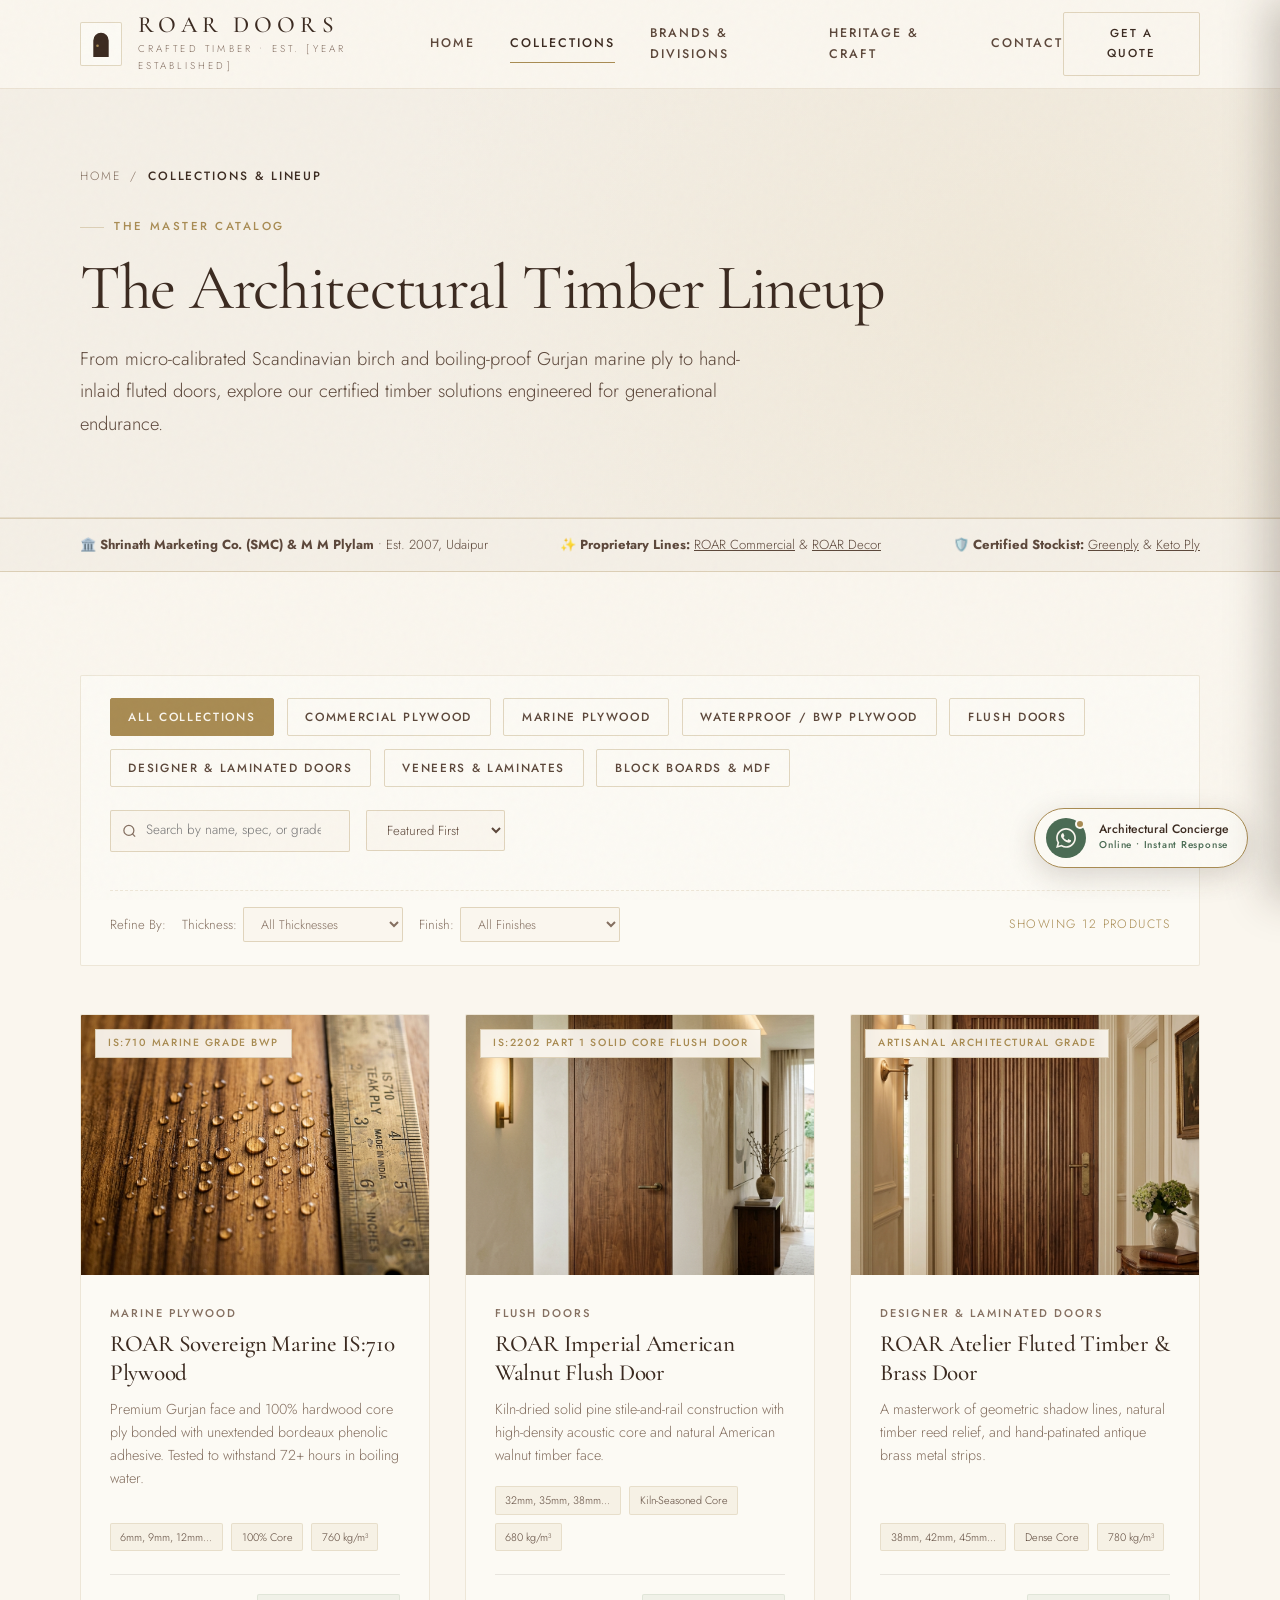
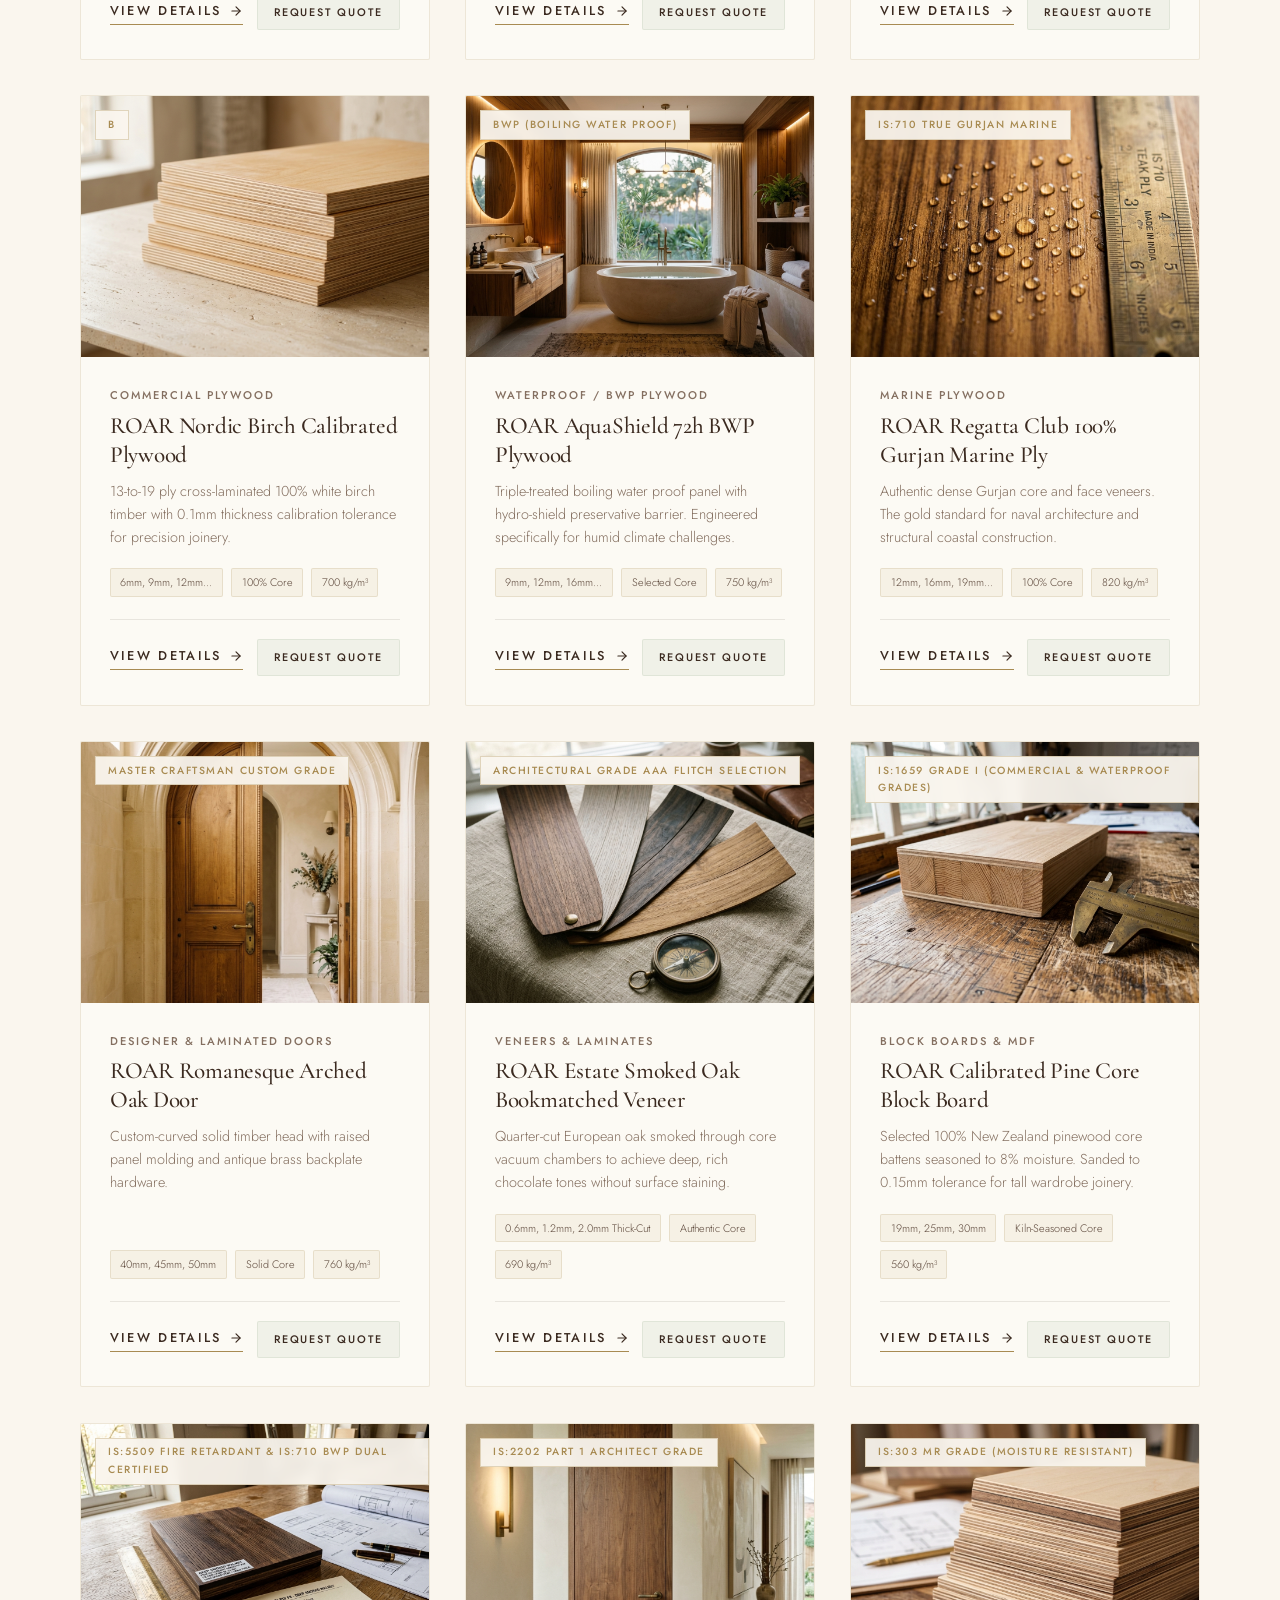
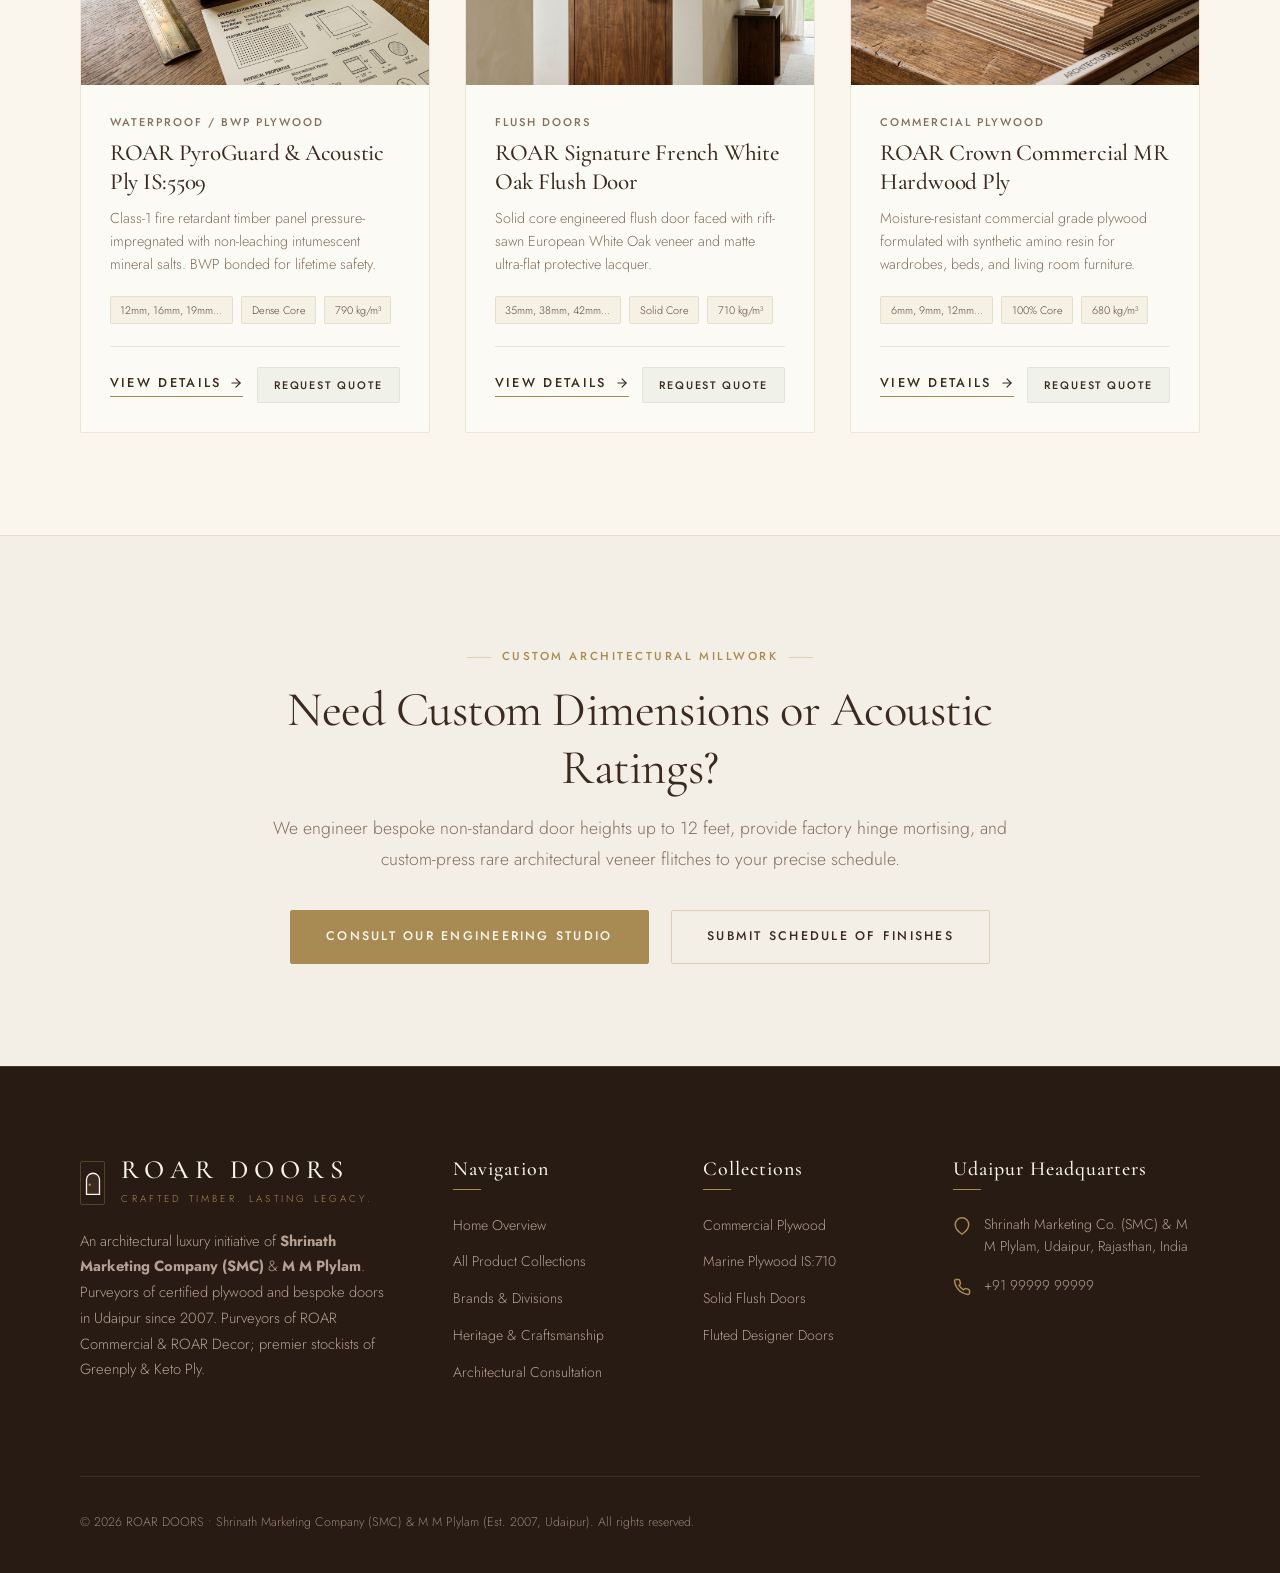
<file: products.html>
<!DOCTYPE html>
<html lang="en">
<head>
  <meta charset="UTF-8">
  <meta name="viewport" content="width=device-width, initial-scale=1.0">
  <title>Architectural Lineup & Collections | ROAR DOORS</title>
  <meta name="description" content="Explore the full catalog of ROAR DOORS: Commercial Plywood, Marine Plywood IS:710, Waterproof BWP, Solid Core Flush Doors, Fluted Designer Doors, and Bookmatched Veneers.">
  <meta name="keywords" content="ROAR DOORS catalog, plywood products, marine plywood, flush doors, architectural veneers, blockboard">

  <link rel="icon" type="image/png" href="assets/images/roar_doors_logo.png">

  <!-- Google Fonts -->
  <link rel="preconnect" href="https://fonts.googleapis.com">
  <link rel="preconnect" href="https://fonts.gstatic.com" crossorigin>
  <link href="https://fonts.googleapis.com/css2?family=Cormorant+Garamond:ital,wght@0,300;0,400;0,500;0,600;0,700;1,300;1,400;1,600&family=Jost:wght@300;400;500;600&display=swap" rel="stylesheet">

  <!-- Stylesheets -->
  <link rel="stylesheet" href="css/style.css">
  <link rel="stylesheet" href="css/responsive.css">
</head>
<body>

  <!-- Sticky Header -->
  <header class="site-header" id="site-header">
    <div class="container">
      <div class="header-inner">
        <a href="index.html" class="brand-mark" aria-label="ROAR DOORS Home">
          <div class="brand-emblem">
            <svg viewBox="0 0 24 32" fill="none">
              <path d="M4 30V12C4 7.58172 7.58172 4 12 4C16.4183 4 20 7.58172 20 12V30H4Z" stroke="#3B2A20" stroke-width="1.6"/>
              <circle cx="8" cy="18" r="1.5" fill="#A88B52"/>
            </svg>
          </div>
          <div class="brand-text">
            <span class="brand-title">ROAR DOORS</span>
            <span class="brand-sub">Crafted Timber • Est. [Year established]</span>
          </div>
        </a>

        <nav class="nav-menu" aria-label="Main Navigation">
          <a href="index.html" class="nav-link">Home</a>
          <a href="products.html" class="nav-link active">Collections</a>
          <a href="brands.html" class="nav-link">Brands & Divisions</a>
          <a href="about.html" class="nav-link">Heritage & Craft</a>
          <a href="contact.html" class="nav-link">Contact</a>
        </nav>

        <div class="header-actions">
          <button class="btn btn-outline" data-open-quote-modal style="padding: 0.7rem 1.4rem; font-size: 0.72rem;">
            Get a Quote
          </button>
          <button class="mobile-toggle" aria-label="Toggle Mobile Menu">
            <svg viewBox="0 0 24 24" fill="none" stroke="currentColor" stroke-width="1.8">
              <line x1="3" y1="12" x2="21" y2="12"></line>
              <line x1="3" y1="6" x2="21" y2="6"></line>
              <line x1="3" y1="18" x2="21" y2="18"></line>
            </svg>
          </button>
        </div>
      </div>
    </div>
  </header>

  <!-- Mobile Drawer -->
  <div class="mobile-drawer-overlay"></div>
  <aside class="mobile-drawer" aria-label="Mobile Navigation Drawer">
    <div class="drawer-header">
      <div class="brand-mark">
        <div class="brand-emblem" style="width: 36px; height: 36px;">
          <svg viewBox="0 0 24 32" fill="none" style="width: 18px; height: 24px;">
            <path d="M4 30V12C4 7.58172 7.58172 4 12 4C16.4183 4 20 7.58172 20 12V30H4Z" stroke="#3B2A20" stroke-width="1.6"/>
            <circle cx="8" cy="18" r="1.5" fill="#A88B52"/>
          </svg>
        </div>
        <span class="brand-title" style="font-size: 1.25rem;">ROAR DOORS</span>
      </div>
      <button class="drawer-close-btn dialog-close-btn" aria-label="Close menu">&times;</button>
    </div>
    <nav class="drawer-links">
      <a href="index.html">Home</a>
      <a href="products.html" class="active">All Collections</a>
      <a href="about.html">Heritage & Craft</a>
      <a href="contact.html">Architectural Consultation</a>
    </nav>
    <div class="drawer-footer">
      <button class="btn btn-brass" style="width: 100%;" data-open-quote-modal>
        Request Architectural Quote
      </button>
    </div>
  </aside>

  <main id="main-content">
    <!-- Page Hero Banner -->
    <section class="page-hero">
      <div class="page-hero-scrim"></div>
      <div class="container">
        <div class="page-hero-content">
          <nav class="breadcrumbs" aria-label="Breadcrumb">
            <a href="index.html">Home</a>
            <span>/</span>
            <span class="current">Collections & Lineup</span>
          </nav>
          <div class="eyebrow no-after">The Master Catalog</div>
          <h1>The Architectural Timber Lineup</h1>
          <p style="font-size: 1.15rem; color: var(--text-secondary); max-width: 680px; margin-top: 0.5rem;">
            From micro-calibrated Scandinavian birch and boiling-proof Gurjan marine ply to hand-inlaid fluted doors, explore our certified timber solutions engineered for generational endurance.
          </p>
        </div>
      </div>
    </section>

    <!-- Authorized Dealership Trust Bar -->
    <div style="background-color: var(--bg-secondary); border-top: 1px solid var(--brass-hairline); border-bottom: 1px solid var(--brass-hairline); padding: 0.95rem 0;">
      <div class="container" style="display: flex; align-items: center; justify-content: space-between; flex-wrap: wrap; gap: 1rem; font-size: 0.82rem; color: var(--text-secondary);">
        <span>🏛️ <strong>Shrinath Marketing Co. (SMC) & M M Plylam</strong> • Est. 2007, Udaipur</span>
        <span>✨ <strong>Proprietary Lines:</strong> <a href="brands.html?id=roar-commercial" style="color: inherit; text-decoration: underline;">ROAR Commercial</a> & <a href="brands.html?id=roar-decor" style="color: inherit; text-decoration: underline;">ROAR Decor</a></span>
        <span>🛡️ <strong>Certified Stockist:</strong> <a href="brands.html?id=greenply" style="color: inherit; text-decoration: underline;">Greenply</a> & <a href="brands.html?id=keto-ply" style="color: inherit; text-decoration: underline;">Keto Ply</a></span>
      </div>
    </div>

    <!-- Catalog Section with Filter / Sort Bar -->
    <section class="section-padding" style="background-color: var(--bg-primary);">
      <div class="container">
        
        <!-- Toolbar -->
        <div class="catalog-toolbar">
          <!-- Category Pills -->
          <div class="filter-group-wrap" id="category-pills-container" role="tablist" aria-label="Product Categories">
            <!-- Dynamically populated by products.js -->
          </div>

          <!-- Search & Sorting -->
          <div class="catalog-search-sort">
            <div class="search-input-wrap">
              <svg viewBox="0 0 24 24" fill="none" stroke="currentColor" stroke-width="2">
                <circle cx="11" cy="11" r="8"></circle>
                <line x1="21" y1="21" x2="16.65" y2="16.65"></line>
              </svg>
              <input type="search" id="catalog-search-input" placeholder="Search by name, spec, or grade..." aria-label="Search catalog">
            </div>

            <select id="catalog-sort-select" class="sort-select" aria-label="Sort products">
              <option value="featured">Featured First</option>
              <option value="name-asc">Name: A to Z</option>
              <option value="grade">Grade Standard</option>
            </select>
          </div>

          <!-- Secondary Sub-Filters Row: Thickness & Finish -->
          <div class="sub-filters-row">
            <span>Refine By:</span>

            <label style="display: flex; align-items: center; gap: 0.4rem;">
              <span>Thickness:</span>
              <select id="filter-thickness-select" class="sub-filter-select">
                <option value="all">All Thicknesses</option>
                <option value="6mm">6mm</option>
                <option value="9mm">9mm</option>
                <option value="12mm">12mm</option>
                <option value="16mm">16mm</option>
                <option value="19mm">19mm</option>
                <option value="25mm">25mm</option>
                <option value="35mm">35mm (Doors)</option>
                <option value="40mm">40mm (Doors)</option>
                <option value="45mm">45mm (Grand Doors)</option>
              </select>
            </label>

            <label style="display: flex; align-items: center; gap: 0.4rem;">
              <span>Finish:</span>
              <select id="filter-finish-select" class="sub-filter-select">
                <option value="all">All Finishes</option>
                <option value="Calibrated">Calibrated Face</option>
                <option value="Teak">Teak Face</option>
                <option value="Walnut">American Walnut</option>
                <option value="Oak">White Oak</option>
                <option value="Fluted">Fluted Relief</option>
                <option value="Acoustic">Acoustic / Perforated</option>
              </select>
            </label>

            <div style="margin-left: auto; font-size: 0.76rem; letter-spacing: 0.12em; text-transform: uppercase; color: var(--brass-gold);" id="catalog-results-count">
              Showing Products...
            </div>
          </div>
        </div>

        <!-- Product Cards Grid -->
        <div class="catalog-grid" id="catalog-products-grid" aria-live="polite">
          <!-- Dynamically populated by products.js -->
        </div>

      </div>
    </section>

    <!-- Bespoke Specification Assistance Banner -->
    <section class="section-padding" style="background-color: var(--bg-secondary); border-top: 1px solid var(--brass-hairline-light);">
      <div class="container" style="text-align: center; max-width: 780px;">
        <div class="eyebrow">Custom Architectural Millwork</div>
        <h2 style="margin-bottom: 1rem;">Need Custom Dimensions or Acoustic Ratings?</h2>
        <p style="margin-bottom: 2.2rem; font-size: 1.1rem; color: var(--text-muted);">
          We engineer bespoke non-standard door heights up to 12 feet, provide factory hinge mortising, and custom-press rare architectural veneer flitches to your precise schedule.
        </p>
        <div style="display: flex; align-items: center; justify-content: center; gap: 1.4rem; flex-wrap: wrap;">
          <a href="contact.html" class="btn btn-brass">
            Consult Our Engineering Studio
          </a>
          <button class="btn btn-outline" data-open-quote-modal>
            Submit Schedule of Finishes
          </button>
        </div>
      </div>
    </section>
  </main>

  <!-- Footer -->
  <footer class="site-footer">
    <div class="container">
      <div class="footer-top">
        <div class="footer-col footer-brand">
          <div class="brand-mark" style="margin-bottom: 0.5rem;">
            <div class="brand-emblem" style="background-color: transparent; border-color: rgba(168, 139, 82, 0.35);">
              <svg viewBox="0 0 24 32" fill="none" style="width: 20px; height: 26px;">
                <path d="M4 30V12C4 7.58172 7.58172 4 12 4C16.4183 4 20 7.58172 20 12V30H4Z" stroke="#FAF6EE" stroke-width="1.6"/>
                <circle cx="8" cy="18" r="1.5" fill="#A88B52"/>
              </svg>
            </div>
            <div>
              <span class="brand-title">ROAR DOORS</span>
              <span class="brand-sub">Crafted Timber. Lasting Legacy.</span>
            </div>
          </div>
          <p class="footer-brand-desc">
            An architectural luxury initiative of <strong>Shrinath Marketing Company (SMC)</strong> & <strong>M M Plylam</strong>. Purveyors of certified plywood and bespoke doors in Udaipur since 2007. Purveyors of ROAR Commercial & ROAR Decor; premier stockists of Greenply & Keto Ply.
          </p>
        </div>
        <div class="footer-col">
          <h4>Navigation</h4>
          <ul class="footer-links">
            <li><a href="index.html">Home Overview</a></li>
            <li><a href="products.html">All Product Collections</a></li>
            <li><a href="brands.html">Brands & Divisions</a></li>
            <li><a href="about.html">Heritage & Craftsmanship</a></li>
            <li><a href="contact.html">Architectural Consultation</a></li>
          </ul>
        </div>
        <div class="footer-col">
          <h4>Collections</h4>
          <ul class="footer-links">
            <li><a href="products.html?category=commercial-plywood">Commercial Plywood</a></li>
            <li><a href="products.html?category=marine-plywood">Marine Plywood IS:710</a></li>
            <li><a href="products.html?category=flush-doors">Solid Flush Doors</a></li>
            <li><a href="products.html?category=designer-doors">Fluted Designer Doors</a></li>
          </ul>
        </div>
        <div class="footer-col">
          <h4>Udaipur Headquarters</h4>
          <div class="footer-contact-item">
            <svg viewBox="0 0 24 24" fill="none" stroke="currentColor" stroke-width="2"><path d="M21 10c0 7-9 13-9 13s-9-6-9-13a9 9 0 0 1 18 0z"></path></svg>
            <span>Shrinath Marketing Co. (SMC) & M M Plylam, Udaipur, Rajasthan, India</span>
          </div>
          <div class="footer-contact-item">
            <svg viewBox="0 0 24 24" fill="none" stroke="currentColor" stroke-width="2"><path d="M22 16.92v3a2 2 0 0 1-2.18 2 19.79 19.79 0 0 1-8.63-3.07 19.5 19.5 0 0 1-6-6 19.79 19.79 0 0 1-3.07-8.67A2 2 0 0 1 4.11 2h3a2 2 0 0 1 2 1.72 12.84 12.84 0 0 0 .7 2.81 2 2 0 0 1-.45 2.11L8.09 9.91a16 16 0 0 0 6 6l1.27-1.27a2 2 0 0 1 2.11-.45 12.84 12.84 0 0 0 2.81.7A2 2 0 0 1 22 16.92z"></path></svg>
            <a href="tel:+919999999999">+91 99999 99999</a>
          </div>
        </div>
      </div>
      <div class="footer-bottom">
        <div>&copy; 2026 ROAR DOORS • Shrinath Marketing Company (SMC) & M M Plylam (Est. 2007, Udaipur). All rights reserved.</div>
      </div>
    </div>
  </footer>

  <!-- Floating WhatsApp -->
  <a href="#" class="floating-whatsapp" data-wa-trigger aria-label="Chat on WhatsApp">
    <div class="whatsapp-icon-circle">
      <svg viewBox="0 0 24 24" fill="currentColor">
        <path d="M.057 24l1.687-6.163c-1.041-1.804-1.588-3.849-1.587-5.946.003-6.556 5.338-11.891 11.893-11.891 3.181.001 6.167 1.24 8.413 3.488 2.245 2.248 3.481 5.236 3.48 8.414-.003 6.557-5.338 11.892-11.893 11.892-1.99-.001-3.951-.5-5.688-1.448l-6.305 1.654zm6.597-3.807c1.676.995 3.276 1.591 5.392 1.592 5.448 0 9.886-4.434 9.889-9.885.002-5.462-4.415-9.89-9.881-9.892-5.452 0-9.887 4.434-9.889 9.884-.001 2.225.651 3.891 1.746 5.634l-.999 3.648 3.742-.981zm11.387-5.464c-.074-.124-.272-.198-.57-.347-.297-.149-1.758-.868-2.031-.967-.272-.099-.47-.149-.669.149-.198.297-.768.967-.941 1.165-.173.198-.347.223-.644.074-.297-.149-1.255-.462-2.39-1.475-.883-.788-1.48-1.761-1.653-2.059-.173-.297-.018-.458.13-.606.134-.133.297-.347.446-.521.151-.172.2-.296.3-.495.099-.198.05-.372-.025-.521-.075-.148-.669-1.611-.916-2.206-.242-.579-.487-.501-.669-.51l-.57-.01c-.198 0-.52.074-.792.372s-1.04 1.016-1.04 2.479 1.065 2.876 1.213 3.074c.149.198 2.095 3.2 5.076 4.487.709.306 1.263.489 1.694.626.712.226 1.36.194 1.872.118.571-.085 1.758-.719 2.006-1.413.248-.695.248-1.29.173-1.414z"/>
      </svg>
      <div class="whatsapp-pulse-dot"></div>
    </div>
    <div class="whatsapp-text-block">
      <span class="whatsapp-text-title">Architectural Concierge</span>
      <span class="whatsapp-text-status">Online • Instant Response</span>
    </div>
  </a>

  <!-- Accessible Dialog Modal -->
  <dialog class="quote-dialog" id="quote-dialog" aria-labelledby="modal-title">
    <div class="dialog-inner">
      <div class="dialog-header">
        <div>
          <div class="eyebrow no-after" style="margin-bottom: 0.3rem;">Bespoke Specification</div>
          <h3 id="modal-title">Request an Architectural Quote</h3>
        </div>
        <button class="dialog-close-btn" data-close-quote-modal aria-label="Close dialog">&times;</button>
      </div>

      <form id="quote-modal-form">
        <div class="form-row">
          <div class="form-group">
            <label class="form-label" for="quote-name">Full Name *</label>
            <input type="text" id="quote-name" name="name" class="form-input" placeholder="e.g. Ar. Sameer Mehta" required>
          </div>
          <div class="form-group">
            <label class="form-label" for="quote-phone">Phone / WhatsApp *</label>
            <input type="tel" id="quote-phone" name="phone" class="form-input" placeholder="e.g. +91 98200 00000" required>
          </div>
        </div>
        <div class="form-row">
          <div class="form-group">
            <label class="form-label" for="quote-email">Email Address *</label>
            <input type="email" id="quote-email" name="email" class="form-input" placeholder="e.g. studio@mehta-architects.com" required>
          </div>
          <div class="form-group">
            <label class="form-label" for="quote-role">Role</label>
            <select id="quote-role" name="role" class="form-select">
              <option value="Architect">Architect</option>
              <option value="Interior Designer">Interior Designer</option>
              <option value="Builder / Contractor">Builder / Contractor</option>
              <option value="Dealer / Merchant">Dealer / Merchant</option>
              <option value="Homeowner">Homeowner / Client</option>
            </select>
          </div>
        </div>
        <div class="form-group">
          <label class="form-label" for="quote-product-select">Product of Interest</label>
          <select id="quote-product-select" name="product" class="form-select">
            <option value="">General Inquiries / Multi-Product Spec</option>
          </select>
        </div>
        <div class="form-row">
          <div class="form-group">
            <label class="form-label" for="quote-volume">Estimated Volume</label>
            <input type="text" id="quote-volume" name="volume" class="form-input" placeholder="e.g. 100 Sheets / 15 Doors">
          </div>
          <div class="form-group">
            <label class="form-label" for="quote-city">Project City</label>
            <input type="text" id="quote-city" name="city" class="form-input" placeholder="e.g. Mumbai, Bangalore">
          </div>
        </div>
        <div class="form-group">
          <label class="form-label" for="quote-message">Project Notes</label>
          <textarea id="quote-message" name="message" class="form-textarea" rows="3" placeholder="Thickness, grade, core wood preference..."></textarea>
        </div>
        <div style="display: flex; align-items: center; justify-content: flex-end; gap: 1rem; margin-top: 1.5rem;">
          <button type="button" class="btn btn-outline" data-close-quote-modal>Cancel</button>
          <button type="submit" class="btn btn-brass">Transmit Quote Request</button>
        </div>
      </form>
    </div>
  </dialog>

  <!-- Scripts -->
  <script src="js/data.js"></script>
  <script src="js/main.js"></script>
  <script src="js/products.js"></script>
</body>
</html>
</file>
<file: css/style.css>
/* ==========================================================================
   ROAR DOORS - Old Money Quiet Luxury Design System
   Brand: ROAR DOORS | "Crafted Timber. Lasting Legacy."
   ========================================================================== */

/* --------------------------------------------------------------------------
   01. CSS Custom Properties / Color System
   -------------------------------------------------------------------------- */
:root {
  /* Primary Foundations (Old Money Pastel & Warm Tones) */
  --bg-primary: #FAF6EE;          /* Warm Ivory / Cream */
  --bg-secondary: #F4EFE6;        /* Subtly deeper cream / linen */
  --bg-card: #FCFAF4;             /* Pure soft ivory card surface */
  --bg-elevated: #FFFDF9;         /* Floating elevation */
  
  /* Secondary Harmonic Surfaces */
  --surface-sage: #C9D3C0;        /* Soft Sage Green */
  --surface-sage-light: rgba(201, 211, 192, 0.22);
  --surface-sage-tint: rgba(201, 211, 192, 0.12);
  
  --surface-blue: #CBD5DB;        /* Dusty Powder Blue */
  --surface-blue-light: rgba(203, 213, 219, 0.25);
  
  --surface-champagne: #EADFC8;   /* Pale Champagne */
  --surface-champagne-light: rgba(234, 223, 200, 0.35);
  
  --accent-blush: #E3CFC6;        /* Muted Blush / Dusty Rose */
  --accent-blush-light: rgba(227, 207, 198, 0.28);
  
  /* Text & Deep Elements */
  --text-primary: #3B2A20;        /* Deep Walnut Brown */
  --text-secondary: #5C473A;      /* Muted Walnut / Sepia */
  --text-muted: #846F60;          /* Soft Timber Taupe */
  --text-light: #A49386;          /* Muted Label Gray-Brown */
  
  /* Metallic Antique Brass / Gold Details */
  --brass-gold: #A88B52;          /* Antique Brass / Gold */
  --brass-gold-hover: #917540;    /* Aged Deep Brass */
  --brass-gold-light: rgba(168, 139, 82, 0.15);
  --brass-hairline: rgba(168, 139, 82, 0.32);
  --brass-hairline-light: rgba(168, 139, 82, 0.18);
  --border-subtle: rgba(59, 42, 32, 0.10);
  --border-strong: rgba(59, 42, 32, 0.22);

  /* Shadows (Soft, Diffuse, Ambient) */
  --shadow-sm: 0 2px 8px rgba(59, 42, 32, 0.04);
  --shadow-md: 0 8px 24px rgba(59, 42, 32, 0.06);
  --shadow-lg: 0 16px 40px rgba(59, 42, 32, 0.08);
  --shadow-brass: 0 6px 20px rgba(168, 139, 82, 0.20);

  /* Typography */
  --font-serif: "Cormorant Garamond", Georgia, "Times New Roman", serif;
  --font-sans: "Jost", -apple-system, BlinkMacSystemFont, "Segoe UI", Roboto, sans-serif;

  /* Transitions */
  --transition-fast: 0.22s cubic-bezier(0.25, 0.1, 0.25, 1);
  --transition-smooth: 0.45s cubic-bezier(0.16, 1, 0.3, 1);
  --transition-slow: 0.8s cubic-bezier(0.16, 1, 0.3, 1);

  /* Layout */
  --container-max: 1320px;
  --header-height: 88px;
  --radius-subtle: 2px;
}

/* --------------------------------------------------------------------------
   02. CSS Reset & Base Rules
   -------------------------------------------------------------------------- */
*, *::before, *::after {
  box-sizing: border-box;
  margin: 0;
  padding: 0;
}

html {
  font-size: 16px;
  scroll-behavior: smooth;
  background-color: var(--bg-primary);
  color: var(--text-primary);
  -webkit-font-smoothing: antialiased;
  -moz-osx-font-smoothing: grayscale;
}

body {
  font-family: var(--font-sans);
  font-weight: 300;
  line-height: 1.7;
  color: var(--text-primary);
  background-color: var(--bg-primary);
  position: relative;
  overflow-x: hidden;
}

/* Subtle organic grain overlay across the entire site */
body::before {
  content: "";
  position: fixed;
  top: 0;
  left: 0;
  width: 100vw;
  height: 100vh;
  pointer-events: none;
  z-index: 9999;
  opacity: 0.025;
  background-image: url("data:image/svg+xml,%3Csvg viewBox='0 0 200 200' xmlns='http://www.w3.org/2000/svg'%3E%3Cfilter id='noiseFilter'%3E%3CfeTurbulence type='fractalNoise' baseFrequency='0.8' numOctaves='3' stitchTiles='stitch'/%3E%3C/filter%3E%3Crect width='100%25' height='100%25' filter='url(%23noiseFilter)'/%3E%3C/svg%3E");
}

img, picture, video, canvas, svg {
  display: block;
  max-width: 100%;
  height: auto;
}

input, button, textarea, select {
  font: inherit;
  color: inherit;
}

a {
  color: inherit;
  text-decoration: none;
  transition: color var(--transition-fast);
}

ul, ol {
  list-style: none;
}

/* --------------------------------------------------------------------------
   03. Typography & Hierarchy
   -------------------------------------------------------------------------- */
h1, h2, h3, h4, h5, h6 {
  font-family: var(--font-serif);
  font-weight: 400;
  line-height: 1.2;
  color: var(--text-primary);
  letter-spacing: -0.01em;
}

h1 {
  font-size: clamp(2.4rem, 5vw, 4.2rem);
  font-weight: 400;
  letter-spacing: -0.02em;
}

h2 {
  font-size: clamp(2.0rem, 3.8vw, 3.2rem);
  font-weight: 400;
}

h3 {
  font-size: clamp(1.4rem, 2.2vw, 1.9rem);
  font-weight: 500;
}

h4 {
  font-size: 1.25rem;
  font-weight: 500;
}

p {
  font-size: 1.05rem;
  color: var(--text-secondary);
  line-height: 1.75;
}

/* Small uppercase luxury labels */
.eyebrow {
  display: inline-flex;
  align-items: center;
  gap: 0.65rem;
  font-family: var(--font-sans);
  font-size: 0.72rem;
  font-weight: 500;
  text-transform: uppercase;
  letter-spacing: 0.22em;
  color: var(--brass-gold);
  margin-bottom: 0.85rem;
}

.eyebrow::before,
.eyebrow::after {
  content: "";
  display: inline-block;
  width: 24px;
  height: 1px;
  background-color: var(--brass-hairline);
}

.eyebrow.no-after::after {
  display: none;
}

.eyebrow.no-before::before {
  display: none;
}

/* --------------------------------------------------------------------------
   04. Layout & Containers
   -------------------------------------------------------------------------- */
.container {
  width: 90%;
  max-width: var(--container-max);
  margin-inline: auto;
  padding-inline: 1rem;
}

.section-padding {
  padding-block: clamp(4.5rem, 8vw, 7.5rem);
}

.section-header {
  text-align: center;
  max-width: 720px;
  margin-inline: auto;
  margin-bottom: clamp(3rem, 5vw, 4.5rem);
}

.section-header h2 {
  margin-bottom: 1.1rem;
}

.section-header p {
  font-size: 1.1rem;
  color: var(--text-muted);
}

/* Brass divider hairline */
.brass-divider {
  width: 72px;
  height: 1px;
  background: linear-gradient(90deg, transparent, var(--brass-gold), transparent);
  margin: 1.4rem auto;
}

/* --------------------------------------------------------------------------
   05. Buttons & Action Links
   -------------------------------------------------------------------------- */
.btn {
  display: inline-flex;
  align-items: center;
  justify-content: center;
  gap: 0.65rem;
  padding: 0.95rem 2.2rem;
  font-family: var(--font-sans);
  font-size: 0.78rem;
  font-weight: 500;
  text-transform: uppercase;
  letter-spacing: 0.18em;
  cursor: pointer;
  border-radius: var(--radius-subtle);
  transition: all var(--transition-fast);
  position: relative;
  text-align: center;
  border: 1px solid transparent;
}

/* Primary Brass Solid Button */
.btn-brass {
  background-color: var(--brass-gold);
  color: #FAF6EE;
  border-color: var(--brass-gold);
}

.btn-brass:hover {
  background-color: var(--brass-gold-hover);
  border-color: var(--brass-gold-hover);
  box-shadow: var(--shadow-brass);
  transform: translateY(-1px);
  color: #FFFFFF;
}

/* Outline Walnut / Brass Button */
.btn-outline {
  background-color: transparent;
  color: var(--text-primary);
  border-color: var(--brass-hairline);
}

.btn-outline:hover {
  background-color: var(--surface-champagne-light);
  border-color: var(--brass-gold);
  color: var(--text-primary);
  transform: translateY(-1px);
}

/* Soft Sage or Blush Pill Button */
.btn-sage {
  background-color: var(--surface-sage-light);
  color: var(--text-primary);
  border-color: rgba(201, 211, 192, 0.4);
}

.btn-sage:hover {
  background-color: var(--surface-sage);
  border-color: var(--surface-sage);
  transform: translateY(-1px);
}

/* Underline Text Link (Old Money Editorial) */
.link-editorial {
  display: inline-flex;
  align-items: center;
  gap: 0.5rem;
  font-size: 0.8rem;
  font-weight: 500;
  text-transform: uppercase;
  letter-spacing: 0.18em;
  color: var(--text-primary);
  position: relative;
  padding-bottom: 3px;
}

.link-editorial::after {
  content: "";
  position: absolute;
  bottom: 0;
  left: 0;
  width: 100%;
  height: 1px;
  background-color: var(--brass-gold);
  transition: transform var(--transition-fast), background-color var(--transition-fast);
  transform-origin: right;
}

.link-editorial:hover::after {
  transform: scaleX(1);
  transform-origin: left;
  background-color: var(--brass-gold-hover);
}

.link-editorial svg {
  transition: transform var(--transition-fast);
}

.link-editorial:hover svg {
  transform: translateX(4px);
}

/* --------------------------------------------------------------------------
   06. Minimal Sticky Header & Navigation
   -------------------------------------------------------------------------- */
.site-header {
  position: sticky;
  top: 0;
  z-index: 1000;
  background-color: rgba(250, 246, 238, 0.94);
  backdrop-filter: blur(12px);
  -webkit-backdrop-filter: blur(12px);
  border-bottom: 1px solid var(--brass-hairline-light);
  transition: background-color var(--transition-fast), box-shadow var(--transition-fast);
}

.site-header.scrolled {
  background-color: rgba(250, 246, 238, 0.98);
  box-shadow: 0 4px 20px rgba(59, 42, 32, 0.05);
}

.header-inner {
  display: flex;
  align-items: center;
  justify-content: space-between;
  height: var(--header-height);
}

/* Wordmark & Emblem */
.brand-mark {
  display: flex;
  align-items: center;
  gap: 1rem;
}

.brand-emblem {
  width: 44px;
  height: 44px;
  border: 1px solid var(--brass-hairline);
  display: flex;
  align-items: center;
  justify-content: center;
  background-color: var(--bg-card);
  position: relative;
  border-radius: var(--radius-subtle);
  transition: border-color var(--transition-fast);
}

.brand-emblem svg {
  width: 22px;
  height: 28px;
  fill: var(--text-primary);
}

.brand-mark:hover .brand-emblem {
  border-color: var(--brass-gold);
}

.brand-text {
  display: flex;
  flex-direction: column;
}

.brand-title {
  font-family: var(--font-serif);
  font-size: 1.45rem;
  font-weight: 500;
  letter-spacing: 0.22em;
  color: var(--text-primary);
  line-height: 1;
}

.brand-sub {
  font-size: 0.62rem;
  letter-spacing: 0.32em;
  text-transform: uppercase;
  color: var(--text-muted);
  margin-top: 4px;
}

/* Desktop Navigation */
.nav-menu {
  display: flex;
  align-items: center;
  gap: 2.2rem;
}

.nav-link {
  font-size: 0.78rem;
  font-weight: 500;
  text-transform: uppercase;
  letter-spacing: 0.16em;
  color: var(--text-secondary);
  position: relative;
  padding-block: 0.5rem;
  transition: color var(--transition-fast);
}

.nav-link::after {
  content: "";
  position: absolute;
  bottom: 0;
  left: 0;
  width: 0;
  height: 1px;
  background-color: var(--brass-gold);
  transition: width var(--transition-fast);
}

.nav-link:hover,
.nav-link.active {
  color: var(--text-primary);
}

.nav-link:hover::after,
.nav-link.active::after {
  width: 100%;
}

.header-actions {
  display: flex;
  align-items: center;
  gap: 1.2rem;
}

/* Mobile Toggle */
.mobile-toggle {
  display: none;
  background: none;
  border: none;
  padding: 0.5rem;
  cursor: pointer;
  color: var(--text-primary);
}

.mobile-toggle svg {
  width: 26px;
  height: 26px;
}

/* --------------------------------------------------------------------------
   07. Full-Screen Hero Section (Home Page)
   -------------------------------------------------------------------------- */
.hero-section {
  position: relative;
  min-height: calc(100vh - var(--header-height));
  display: flex;
  align-items: center;
  overflow: hidden;
  background-color: var(--bg-secondary);
}

.hero-background {
  position: absolute;
  inset: 0;
  z-index: 1;
}

.hero-background img {
  width: 100%;
  height: 100%;
  object-fit: cover;
  object-position: center 35%;
  filter: brightness(0.92) contrast(0.96);
  transform: scale(1.02);
  transition: transform 8s cubic-bezier(0.25, 1, 0.5, 1);
}

.hero-section:hover .hero-background img {
  transform: scale(1.05);
}

/* Subtle warm gradient scrim for legibility */
.hero-scrim {
  position: absolute;
  inset: 0;
  z-index: 2;
  background: linear-gradient(
    90deg,
    rgba(250, 246, 238, 0.94) 0%,
    rgba(250, 246, 238, 0.82) 42%,
    rgba(250, 246, 238, 0.35) 75%,
    rgba(250, 246, 238, 0.15) 100%
  );
}

.hero-content {
  position: relative;
  z-index: 3;
  max-width: 680px;
  padding-block: 4rem;
}

.hero-tagline {
  font-family: var(--font-serif);
  font-size: clamp(2.6rem, 5.2vw, 4.4rem);
  font-weight: 400;
  line-height: 1.15;
  color: var(--text-primary);
  margin-bottom: 1.4rem;
  letter-spacing: -0.015em;
}

.hero-tagline em {
  font-style: italic;
  font-weight: 300;
  color: var(--text-secondary);
}

.hero-lead {
  font-size: 1.18rem;
  color: var(--text-secondary);
  line-height: 1.8;
  margin-bottom: 2.4rem;
  max-width: 540px;
}

.hero-cta-group {
  display: flex;
  align-items: center;
  flex-wrap: wrap;
  gap: 1.2rem;
  margin-bottom: 3.5rem;
}

.hero-specs-badge {
  display: inline-flex;
  align-items: center;
  gap: 2rem;
  padding: 1rem 1.6rem;
  background-color: rgba(252, 250, 244, 0.85);
  backdrop-filter: blur(8px);
  border: 1px solid var(--brass-hairline-light);
  border-radius: var(--radius-subtle);
}

.hero-spec-item {
  display: flex;
  flex-direction: column;
}

.hero-spec-item strong {
  font-family: var(--font-serif);
  font-size: 1.3rem;
  font-weight: 600;
  color: var(--text-primary);
}

.hero-spec-item span {
  font-size: 0.68rem;
  letter-spacing: 0.18em;
  text-transform: uppercase;
  color: var(--text-muted);
}

/* --------------------------------------------------------------------------
   08. Brand Intro Strip (Craftsmanship & Heritage)
   -------------------------------------------------------------------------- */
.brand-intro-section {
  background-color: var(--bg-primary);
  border-bottom: 1px solid var(--brass-hairline-light);
}

.brand-intro-grid {
  display: grid;
  grid-template-columns: 1.1fr 1fr;
  gap: clamp(3rem, 6vw, 6rem);
  align-items: center;
}

.brand-intro-text h2 {
  margin-bottom: 1.4rem;
}

.brand-intro-text p {
  margin-bottom: 1.4rem;
  font-size: 1.1rem;
}

.brand-intro-quote {
  padding-left: 1.8rem;
  border-left: 2px solid var(--brass-gold);
  margin-block: 2rem;
  font-family: var(--font-serif);
  font-size: 1.35rem;
  font-style: italic;
  color: var(--text-secondary);
  line-height: 1.5;
}

.brand-intro-media {
  position: relative;
}

.brand-intro-media .frame-outer {
  border: 1px solid var(--brass-hairline);
  padding: 12px;
  background-color: var(--bg-card);
  box-shadow: var(--shadow-md);
}

.brand-intro-media img {
  width: 100%;
  aspect-ratio: 4 / 3;
  object-fit: cover;
  transition: transform var(--transition-smooth);
}

.brand-intro-media:hover img {
  transform: scale(1.02);
}

.intro-badge-overlay {
  position: absolute;
  bottom: -24px;
  right: -20px;
  background-color: var(--surface-champagne);
  border: 1px solid var(--brass-gold);
  padding: 1.2rem 1.6rem;
  box-shadow: var(--shadow-md);
  text-align: center;
}

.intro-badge-overlay strong {
  display: block;
  font-family: var(--font-serif);
  font-size: 1.8rem;
  color: var(--text-primary);
  line-height: 1;
}

.intro-badge-overlay span {
  font-size: 0.65rem;
  text-transform: uppercase;
  letter-spacing: 0.2em;
  color: var(--text-secondary);
}

/* --------------------------------------------------------------------------
   09. "Our Collections" Category Cards (7 Categories)
   -------------------------------------------------------------------------- */
.collections-section {
  background-color: var(--bg-secondary);
}

.collections-grid {
  display: grid;
  grid-template-columns: repeat(12, 1fr);
  gap: 1.8rem;
}

/* Asymmetric luxury rhythm */
.col-card {
  position: relative;
  background-color: var(--bg-card);
  border: 1px solid var(--brass-hairline-light);
  overflow: hidden;
  transition: all var(--transition-fast);
  display: flex;
  flex-direction: column;
}

.col-card:hover {
  border-color: var(--brass-gold);
  box-shadow: var(--shadow-lg);
  transform: translateY(-4px);
}

.col-card-large {
  grid-column: span 6;
}

.col-card-medium {
  grid-column: span 4;
}

.col-card-wide {
  grid-column: span 6;
}

.col-card-media {
  position: relative;
  overflow: hidden;
  aspect-ratio: 16 / 10;
  background-color: var(--surface-champagne-light);
}

.col-card-large .col-card-media {
  aspect-ratio: 16 / 9;
}

.col-card-media img {
  width: 100%;
  height: 100%;
  object-fit: cover;
  transition: transform var(--transition-smooth);
}

.col-card:hover .col-card-media img {
  transform: scale(1.06);
}

.col-card-grade-badge {
  position: absolute;
  top: 14px;
  right: 14px;
  background-color: rgba(250, 246, 238, 0.92);
  backdrop-filter: blur(6px);
  border: 1px solid var(--brass-hairline);
  padding: 0.35rem 0.75rem;
  font-size: 0.65rem;
  font-weight: 500;
  text-transform: uppercase;
  letter-spacing: 0.15em;
  color: var(--text-primary);
  border-radius: var(--radius-subtle);
}

.col-card-body {
  padding: 1.8rem;
  display: flex;
  flex-direction: column;
  flex-grow: 1;
}

.col-card-body h3 {
  margin-bottom: 0.4rem;
  font-size: 1.45rem;
  color: var(--text-primary);
}

.col-card-tagline {
  font-size: 0.76rem;
  font-weight: 500;
  text-transform: uppercase;
  letter-spacing: 0.14em;
  color: var(--brass-gold);
  margin-bottom: 0.8rem;
}

.col-card-body p {
  font-size: 0.92rem;
  color: var(--text-muted);
  line-height: 1.65;
  margin-bottom: 1.4rem;
  flex-grow: 1;
}

.col-card-footer {
  display: flex;
  align-items: center;
  justify-content: space-between;
  padding-top: 1.2rem;
  border-top: 1px solid var(--border-subtle);
}

/* --------------------------------------------------------------------------
   10. "Why ROAR DOORS" Four Pillars Section
   -------------------------------------------------------------------------- */
.why-section {
  background-color: var(--bg-primary);
  position: relative;
}

.pillars-grid {
  display: grid;
  grid-template-columns: repeat(4, 1fr);
  gap: 2rem;
}

.pillar-card {
  padding: 2.4rem 1.8rem;
  background-color: var(--bg-card);
  border: 1px solid var(--brass-hairline-light);
  border-radius: var(--radius-subtle);
  position: relative;
  transition: all var(--transition-fast);
}

.pillar-card:hover {
  border-color: var(--brass-gold);
  box-shadow: var(--shadow-md);
  transform: translateY(-3px);
  background-color: var(--bg-elevated);
}

.pillar-icon-box {
  width: 58px;
  height: 58px;
  margin-bottom: 1.6rem;
  border: 1px solid var(--brass-hairline);
  background-color: var(--surface-champagne-light);
  display: flex;
  align-items: center;
  justify-content: center;
  color: var(--brass-gold);
  border-radius: var(--radius-subtle);
  transition: all var(--transition-fast);
}

.pillar-card:hover .pillar-icon-box {
  background-color: var(--brass-gold);
  color: #FAF6EE;
  border-color: var(--brass-gold);
}

.pillar-icon-box svg {
  width: 28px;
  height: 28px;
}

.pillar-card h3 {
  font-size: 1.3rem;
  margin-bottom: 0.8rem;
  color: var(--text-primary);
}

.pillar-card p {
  font-size: 0.92rem;
  color: var(--text-muted);
  line-height: 1.65;
}

/* --------------------------------------------------------------------------
   11. Featured Products Showcase Strip
   -------------------------------------------------------------------------- */
.featured-section {
  background-color: var(--bg-secondary);
  border-top: 1px solid var(--brass-hairline-light);
  border-bottom: 1px solid var(--brass-hairline-light);
}

.featured-grid {
  display: grid;
  grid-template-columns: repeat(3, 1fr);
  gap: 2rem;
}

.product-card {
  background-color: var(--bg-card);
  border: 1px solid var(--brass-hairline-light);
  border-radius: var(--radius-subtle);
  overflow: hidden;
  transition: all var(--transition-fast);
  display: flex;
  flex-direction: column;
}

.product-card:hover {
  border-color: var(--brass-gold);
  box-shadow: var(--shadow-lg);
  transform: translateY(-4px);
}

.product-card-media {
  position: relative;
  aspect-ratio: 4 / 3;
  overflow: hidden;
  background-color: var(--surface-champagne-light);
}

.product-card-media img {
  width: 100%;
  height: 100%;
  object-fit: cover;
  transition: transform var(--transition-smooth);
}

.product-card:hover .product-card-media img {
  transform: scale(1.05);
}

.product-badge {
  position: absolute;
  top: 14px;
  left: 14px;
  background-color: rgba(250, 246, 238, 0.94);
  backdrop-filter: blur(6px);
  border: 1px solid var(--brass-hairline);
  padding: 0.3rem 0.75rem;
  font-size: 0.65rem;
  font-weight: 500;
  text-transform: uppercase;
  letter-spacing: 0.15em;
  color: var(--brass-gold);
}

.product-card-body {
  padding: 1.8rem;
  display: flex;
  flex-direction: column;
  flex-grow: 1;
}

.product-card-category {
  font-size: 0.7rem;
  font-weight: 500;
  text-transform: uppercase;
  letter-spacing: 0.18em;
  color: var(--text-muted);
  margin-bottom: 0.4rem;
}

.product-card-title {
  font-family: var(--font-serif);
  font-size: 1.45rem;
  font-weight: 500;
  color: var(--text-primary);
  margin-bottom: 0.65rem;
  line-height: 1.25;
}

.product-card-desc {
  font-size: 0.9rem;
  color: var(--text-muted);
  line-height: 1.6;
  margin-bottom: 1.2rem;
  flex-grow: 1;
}

.product-specs-chips {
  display: flex;
  flex-wrap: wrap;
  gap: 0.5rem;
  margin-bottom: 1.4rem;
}

.spec-chip {
  font-size: 0.68rem;
  padding: 0.25rem 0.6rem;
  background-color: var(--surface-champagne-light);
  border: 1px solid var(--brass-hairline-light);
  color: var(--text-secondary);
  border-radius: var(--radius-subtle);
}

.product-card-actions {
  display: flex;
  align-items: center;
  justify-content: space-between;
  padding-top: 1.2rem;
  border-top: 1px solid var(--border-subtle);
}

/* --------------------------------------------------------------------------
   12. Testimonials Section (Architects & Designers)
   -------------------------------------------------------------------------- */
.testimonials-section {
  background-color: var(--bg-primary);
  position: relative;
}

.testimonials-grid {
  display: grid;
  grid-template-columns: repeat(3, 1fr);
  gap: 2rem;
}

.testimonial-card {
  padding: 2.6rem 2.2rem;
  background-color: var(--bg-card);
  border: 1px solid var(--brass-hairline-light);
  border-radius: var(--radius-subtle);
  display: flex;
  flex-direction: column;
  justify-content: space-between;
  position: relative;
  transition: all var(--transition-fast);
}

.testimonial-card:hover {
  border-color: var(--brass-gold);
  box-shadow: var(--shadow-md);
  transform: translateY(-2px);
}

.testimonial-quote-mark {
  font-family: var(--font-serif);
  font-size: 3.5rem;
  line-height: 1;
  color: var(--brass-hairline);
  margin-bottom: 0.5rem;
}

.testimonial-text {
  font-family: var(--font-serif);
  font-size: 1.15rem;
  font-style: italic;
  color: var(--text-secondary);
  line-height: 1.65;
  margin-bottom: 2rem;
}

.testimonial-author strong {
  display: block;
  font-family: var(--font-sans);
  font-size: 0.95rem;
  font-weight: 500;
  color: var(--text-primary);
  margin-bottom: 2px;
}

.testimonial-author span {
  display: block;
  font-size: 0.78rem;
  color: var(--brass-gold);
  margin-bottom: 2px;
}

.testimonial-author small {
  font-size: 0.72rem;
  color: var(--text-muted);
}

/* --------------------------------------------------------------------------
   13. Call-To-Action Banner: "Build with Confidence"
   -------------------------------------------------------------------------- */
.cta-banner-section {
  position: relative;
  background-color: #2F2119; /* Warm deep walnut timber */
  color: #FAF6EE;
  overflow: hidden;
  padding-block: clamp(5rem, 8vw, 7.5rem);
}

.cta-banner-bg {
  position: absolute;
  inset: 0;
  opacity: 0.22;
  mix-blend-mode: luminosity;
}

.cta-banner-bg img {
  width: 100%;
  height: 100%;
  object-fit: cover;
}

.cta-banner-content {
  position: relative;
  z-index: 2;
  text-align: center;
  max-width: 760px;
  margin-inline: auto;
}

.cta-banner-content h2 {
  color: #FAF6EE;
  font-size: clamp(2.4rem, 4.2vw, 3.8rem);
  margin-bottom: 1.2rem;
}

.cta-banner-content p {
  color: #D6C8BC;
  font-size: 1.15rem;
  line-height: 1.8;
  margin-bottom: 2.6rem;
}

.cta-banner-actions {
  display: flex;
  align-items: center;
  justify-content: center;
  flex-wrap: wrap;
  gap: 1.4rem;
}

.btn-brass-light {
  background-color: var(--brass-gold);
  color: #FAF6EE;
  border-color: var(--brass-gold);
}

.btn-brass-light:hover {
  background-color: #C4A76E;
  color: #2F2119;
  border-color: #C4A76E;
}

.btn-outline-white {
  border-color: rgba(250, 246, 238, 0.35);
  color: #FAF6EE;
}

.btn-outline-white:hover {
  background-color: rgba(250, 246, 238, 0.1);
  border-color: #FAF6EE;
  color: #FAF6EE;
}

/* --------------------------------------------------------------------------
   14. Luxury Footer
   -------------------------------------------------------------------------- */
.site-footer {
  background-color: #281B14; /* Deepest timber walnut */
  color: #D6C8BC;
  border-top: 1px solid rgba(168, 139, 82, 0.25);
  padding-top: clamp(4.5rem, 7vw, 6rem);
  padding-bottom: 2.5rem;
  font-size: 0.9rem;
}

.footer-top {
  display: grid;
  grid-template-columns: 2fr 1.2fr 1.2fr 1.6fr;
  gap: clamp(2rem, 5vw, 4rem);
  margin-bottom: 4rem;
}

.footer-brand .brand-title {
  color: #FAF6EE;
  font-size: 1.65rem;
}

.footer-brand .brand-sub {
  color: #A88B52;
}

.footer-brand-desc {
  color: #B5A192;
  font-size: 0.92rem;
  line-height: 1.75;
  margin-top: 1.2rem;
  margin-bottom: 1.8rem;
  max-width: 340px;
}

.footer-certifications {
  display: flex;
  align-items: center;
  gap: 0.8rem;
  flex-wrap: wrap;
}

.cert-pill {
  font-size: 0.65rem;
  text-transform: uppercase;
  letter-spacing: 0.14em;
  padding: 0.25rem 0.65rem;
  border: 1px solid rgba(168, 139, 82, 0.35);
  color: #C4A76E;
  border-radius: var(--radius-subtle);
}

.footer-col h4 {
  font-family: var(--font-serif);
  font-size: 1.25rem;
  color: #FAF6EE;
  margin-bottom: 1.4rem;
  letter-spacing: 0.05em;
  position: relative;
  padding-bottom: 0.6rem;
}

.footer-col h4::after {
  content: "";
  position: absolute;
  bottom: 0;
  left: 0;
  width: 28px;
  height: 1px;
  background-color: var(--brass-gold);
}

.footer-links li {
  margin-bottom: 0.75rem;
}

.footer-links a {
  color: #B5A192;
  font-size: 0.88rem;
  transition: color var(--transition-fast), padding-left var(--transition-fast);
}

.footer-links a:hover {
  color: #FAF6EE;
  padding-left: 4px;
}

.footer-contact-item {
  display: flex;
  align-items: flex-start;
  gap: 0.85rem;
  margin-bottom: 1rem;
  color: #B5A192;
  font-size: 0.88rem;
  line-height: 1.6;
}

.footer-contact-item svg {
  width: 18px;
  height: 18px;
  flex-shrink: 0;
  margin-top: 4px;
  color: var(--brass-gold);
}

.footer-contact-item a {
  color: #B5A192;
}

.footer-contact-item a:hover {
  color: #FAF6EE;
}

.footer-bottom {
  display: flex;
  align-items: center;
  justify-content: space-between;
  flex-wrap: wrap;
  gap: 1.2rem;
  padding-top: 2.2rem;
  border-top: 1px solid rgba(168, 139, 82, 0.18);
  font-size: 0.78rem;
  color: #968374;
}

.footer-socials {
  display: flex;
  align-items: center;
  gap: 1rem;
}

.footer-social-link {
  width: 36px;
  height: 36px;
  border: 1px solid rgba(168, 139, 82, 0.3);
  display: flex;
  align-items: center;
  justify-content: center;
  color: #D6C8BC;
  border-radius: var(--radius-subtle);
  transition: all var(--transition-fast);
}

.footer-social-link:hover {
  border-color: var(--brass-gold);
  color: #FAF6EE;
  background-color: rgba(168, 139, 82, 0.15);
  transform: translateY(-2px);
}

.footer-social-link svg {
  width: 16px;
  height: 16px;
}

/* --------------------------------------------------------------------------
   15. Floating WhatsApp Concierge Button
   -------------------------------------------------------------------------- */
.floating-whatsapp {
  position: fixed;
  bottom: 2rem;
  right: 2rem;
  z-index: 900;
  display: flex;
  align-items: center;
  gap: 0.85rem;
  background-color: var(--bg-card);
  border: 1px solid var(--brass-gold);
  padding: 0.55rem 1.1rem 0.55rem 0.65rem;
  border-radius: 40px;
  box-shadow: 0 8px 28px rgba(59, 42, 32, 0.18);
  cursor: pointer;
  transition: all var(--transition-fast);
}

.floating-whatsapp:hover {
  transform: translateY(-3px);
  box-shadow: 0 12px 36px rgba(59, 42, 32, 0.25);
  background-color: #FAF6EE;
}

.whatsapp-icon-circle {
  width: 40px;
  height: 40px;
  background-color: #4A6B53; /* Deep sage/forest green (refined old-money, not neon) */
  color: #FAF6EE;
  border-radius: 50%;
  display: flex;
  align-items: center;
  justify-content: center;
  position: relative;
  transition: background-color var(--transition-fast);
}

.floating-whatsapp:hover .whatsapp-icon-circle {
  background-color: #38533F;
}

.whatsapp-icon-circle svg {
  width: 20px;
  height: 20px;
  fill: #FAF6EE;
}

.whatsapp-pulse-dot {
  position: absolute;
  top: 1px;
  right: 1px;
  width: 10px;
  height: 10px;
  background-color: var(--brass-gold);
  border: 2px solid var(--bg-card);
  border-radius: 50%;
}

.whatsapp-text-block {
  display: flex;
  flex-direction: column;
}

.whatsapp-text-title {
  font-family: var(--font-sans);
  font-size: 0.76rem;
  font-weight: 500;
  color: var(--text-primary);
  line-height: 1.2;
}

.whatsapp-text-status {
  font-size: 0.62rem;
  color: #4A6B53;
  letter-spacing: 0.08em;
  font-weight: 500;
}

/* --------------------------------------------------------------------------
   16. Accessible Native <dialog> Modal for Quotes & Samples
   -------------------------------------------------------------------------- */
dialog.quote-dialog {
  position: fixed;
  top: 50%;
  left: 50%;
  transform: translate(-50%, -50%) scale(0.96);
  opacity: 0;
  border: 1px solid var(--brass-gold);
  background-color: var(--bg-primary);
  color: var(--text-primary);
  padding: 0;
  max-width: 620px;
  width: 92%;
  border-radius: var(--radius-subtle);
  box-shadow: 0 24px 60px rgba(59, 42, 32, 0.35);
  z-index: 2000;
  transition: opacity 0.3s ease, transform 0.3s cubic-bezier(0.16, 1, 0.3, 1);
  overflow: hidden;
}

dialog.quote-dialog[open] {
  opacity: 1;
  transform: translate(-50%, -50%) scale(1);
}

dialog.quote-dialog::backdrop {
  background-color: rgba(59, 42, 32, 0.65);
  backdrop-filter: blur(6px);
  -webkit-backdrop-filter: blur(6px);
}

.dialog-inner {
  padding: clamp(2rem, 4vw, 3rem);
  max-height: 88vh;
  overflow-y: auto;
}

.dialog-header {
  display: flex;
  align-items: flex-start;
  justify-content: space-between;
  margin-bottom: 1.8rem;
  padding-bottom: 1.2rem;
  border-bottom: 1px solid var(--brass-hairline-light);
}

.dialog-header h3 {
  font-size: 1.85rem;
  color: var(--text-primary);
}

.dialog-close-btn {
  background: none;
  border: none;
  font-size: 1.6rem;
  cursor: pointer;
  color: var(--text-muted);
  line-height: 1;
  padding: 0.2rem;
  transition: color var(--transition-fast);
}

.dialog-close-btn:hover {
  color: var(--text-primary);
}

/* Form Styles */
.form-group {
  margin-bottom: 1.3rem;
}

.form-label {
  display: block;
  font-size: 0.76rem;
  font-weight: 500;
  text-transform: uppercase;
  letter-spacing: 0.16em;
  color: var(--text-secondary);
  margin-bottom: 0.5rem;
}

.form-input,
.form-select,
.form-textarea {
  width: 100%;
  padding: 0.85rem 1rem;
  background-color: var(--bg-card);
  border: 1px solid var(--brass-hairline);
  color: var(--text-primary);
  font-size: 0.95rem;
  border-radius: var(--radius-subtle);
  transition: border-color var(--transition-fast), box-shadow var(--transition-fast);
}

.form-input:focus,
.form-select:focus,
.form-textarea:focus {
  outline: none;
  border-color: var(--brass-gold);
  box-shadow: 0 0 0 3px rgba(168, 139, 82, 0.15);
  background-color: #FFFFFF;
}

.form-row {
  display: grid;
  grid-template-columns: 1fr 1fr;
  gap: 1.2rem;
}

/* Toast Alerts */
.toast-container {
  position: fixed;
  bottom: 2rem;
  left: 2rem;
  z-index: 2500;
  display: flex;
  flex-direction: column;
  gap: 0.8rem;
  pointer-events: none;
}

.toast-msg {
  pointer-events: auto;
  background-color: var(--text-primary);
  color: #FAF6EE;
  border: 1px solid var(--brass-gold);
  padding: 0.85rem 1.4rem;
  font-size: 0.85rem;
  border-radius: var(--radius-subtle);
  box-shadow: var(--shadow-lg);
  display: flex;
  align-items: center;
  gap: 0.75rem;
  animation: slideToast 0.35s cubic-bezier(0.16, 1, 0.3, 1) forwards;
}

@keyframes slideToast {
  from {
    opacity: 0;
    transform: translateY(20px);
  }
  to {
    opacity: 1;
    transform: translateY(0);
  }
}

/* ==========================================================================
   Authorized Brand Partners Bar & Udaipur Legacy Badges
   ========================================================================== */
.brand-partners-strip {
  background-color: var(--bg-secondary);
  border-top: 1px solid var(--brass-hairline);
  border-bottom: 1px solid var(--brass-hairline);
  padding: 2.2rem 0;
  position: relative;
  z-index: 5;
}

.brand-partners-header {
  text-align: center;
  margin-bottom: 1.4rem;
}

.brand-partners-header .eyebrow {
  margin-bottom: 0.35rem;
}

.brand-partners-header p {
  font-size: 0.85rem;
  color: var(--text-muted);
  letter-spacing: 0.08em;
  text-transform: uppercase;
}

.partners-badge-grid {
  display: flex;
  justify-content: center;
  align-items: stretch;
  gap: 1.2rem;
  flex-wrap: wrap;
}

.partner-badge-card {
  background-color: var(--bg-card);
  border: 1px solid var(--brass-hairline-light);
  padding: 1.1rem 1.6rem;
  display: flex;
  flex-direction: column;
  justify-content: center;
  align-items: center;
  text-align: center;
  min-width: 190px;
  flex: 1 1 200px;
  max-width: 260px;
  transition: all var(--transition-fast);
  box-shadow: var(--shadow-sm);
  position: relative;
}

.partner-badge-card:hover {
  border-color: var(--brass-gold);
  transform: translateY(-2px);
  box-shadow: var(--shadow-md);
}

.partner-badge-card .partner-role {
  font-size: 0.65rem;
  letter-spacing: 0.16em;
  text-transform: uppercase;
  color: var(--brass-gold);
  font-weight: 500;
  margin-bottom: 0.35rem;
  display: inline-block;
  padding: 2px 8px;
  background-color: var(--brass-gold-light);
  border-radius: 1px;
}

.partner-badge-card .partner-name {
  font-family: var(--font-serif);
  font-size: 1.35rem;
  font-weight: 600;
  color: var(--text-primary);
  line-height: 1.15;
  margin-bottom: 0.25rem;
}

.partner-badge-card .partner-cat {
  font-size: 0.75rem;
  color: var(--text-muted);
}

/* Dealership Showcase Grid on About page */
.dealership-grid {
  display: grid;
  grid-template-columns: repeat(auto-fit, minmax(280px, 1fr));
  gap: 1.8rem;
  margin-top: 2.5rem;
}

.dealership-card {
  background-color: var(--bg-card);
  border: 1px solid var(--brass-hairline);
  padding: 2.2rem 1.8rem;
  position: relative;
  transition: all var(--transition-fast);
  display: flex;
  flex-direction: column;
  box-shadow: var(--shadow-sm);
}

.dealership-card:hover {
  border-color: var(--brass-gold);
  box-shadow: var(--shadow-md);
  transform: translateY(-3px);
}

.dealership-badge-pill {
  align-self: flex-start;
  font-size: 0.68rem;
  letter-spacing: 0.14em;
  text-transform: uppercase;
  font-weight: 600;
  padding: 4px 10px;
  background-color: var(--brass-gold-light);
  color: var(--brass-gold);
  border: 1px solid var(--brass-hairline);
  margin-bottom: 1.2rem;
}

.dealership-card h3 {
  font-family: var(--font-serif);
  font-size: 1.65rem;
  color: var(--text-primary);
  margin-bottom: 0.6rem;
}

.dealership-card p {
  font-size: 0.92rem;
  color: var(--text-secondary);
  line-height: 1.65;
  margin-bottom: 1.2rem;
  flex-grow: 1;
}

.dealership-card-meta {
  font-size: 0.78rem;
  color: var(--text-muted);
  border-top: 1px solid var(--border-subtle);
  padding-top: 0.9rem;
  display: flex;
  align-items: center;
  gap: 0.5rem;
}

.dealership-card-meta svg {
  color: var(--brass-gold);
  flex-shrink: 0;
}

/* Legacy trust banner / pill */
.legacy-trust-box {
  background-color: var(--bg-card);
  border: 1px solid var(--brass-hairline);
  padding: 1.6rem 2rem;
  margin-top: 2rem;
  display: flex;
  align-items: center;
  gap: 1.5rem;
}

.legacy-trust-icon {
  width: 52px;
  height: 52px;
  border-radius: 50%;
  background-color: var(--brass-gold-light);
  border: 1px solid var(--brass-hairline);
  display: flex;
  align-items: center;
  justify-content: center;
  flex-shrink: 0;
  color: var(--brass-gold);
}

.legacy-trust-text strong {
  font-family: var(--font-serif);
  font-size: 1.2rem;
  color: var(--text-primary);
  display: block;
  margin-bottom: 0.2rem;
}

.legacy-trust-text p {
  font-size: 0.88rem;
  color: var(--text-muted);
  line-height: 1.5;
  margin: 0;
}

@media (max-width: 768px) {
  .partner-badge-card {
    min-width: 140px;
    flex: 1 1 140px;
    padding: 0.9rem 1rem;
  }
  .legacy-trust-box {
    flex-direction: column;
    align-items: flex-start;
    padding: 1.4rem;
  }
}

/* ========================================================================
   Brand Partner Badge Card Interactive Links
   ======================================================================== */
a.partner-badge-card {
  text-decoration: none;
  color: inherit;
  cursor: pointer;
  display: flex;
}

.partner-badge-card .partner-explore-link {
  margin-top: 0.55rem;
  font-size: 0.68rem;
  font-weight: 500;
  letter-spacing: 0.14em;
  text-transform: uppercase;
  color: var(--brass-gold);
  display: inline-flex;
  align-items: center;
  gap: 4px;
  opacity: 0.85;
  transition: all var(--transition-fast);
}

.partner-badge-card:hover .partner-explore-link {
  opacity: 1;
  color: var(--walnut-dark);
  transform: translateX(4px);
}

/* ========================================================================
   Brands Showcase Page (brands.html)
   ======================================================================== */
.brand-tabs-wrapper {
  background-color: var(--bg-card);
  border-bottom: 1px solid var(--brass-hairline);
  position: sticky;
  top: 72px;
  z-index: 90;
  box-shadow: var(--shadow-sm);
  padding: 0.8rem 0;
}

.brand-tabs-strip {
  display: flex;
  align-items: center;
  justify-content: center;
  gap: 0.75rem;
  overflow-x: auto;
  padding: 0.2rem 1rem;
  scrollbar-width: none;
  -webkit-overflow-scrolling: touch;
}

.brand-tabs-strip::-webkit-scrollbar {
  display: none;
}

.brand-tab-btn {
  background: transparent;
  border: 1px solid var(--brass-hairline-light);
  padding: 0.6rem 1.4rem;
  font-family: var(--font-sans);
  font-size: 0.82rem;
  font-weight: 500;
  letter-spacing: 0.04em;
  color: var(--text-muted);
  cursor: pointer;
  border-radius: 2px;
  transition: all var(--transition-fast);
  white-space: nowrap;
  display: inline-flex;
  align-items: center;
  gap: 8px;
}

.brand-tab-btn:hover {
  color: var(--text-primary);
  border-color: var(--brass-gold);
  background-color: var(--bg-secondary);
}

.brand-tab-btn.active {
  background-color: var(--walnut-dark);
  color: #FAF6EE;
  border-color: var(--walnut-dark);
  box-shadow: var(--shadow-sm);
}

.brand-tab-btn .tab-badge {
  font-size: 0.62rem;
  letter-spacing: 0.1em;
  text-transform: uppercase;
  padding: 2px 6px;
  border-radius: 2px;
  background-color: rgba(168, 139, 82, 0.2);
  color: var(--brass-gold);
}

.brand-tab-btn.active .tab-badge {
  background-color: rgba(250, 246, 238, 0.2);
  color: #FAF6EE;
}

/* Brand Hero Layout */
.brand-hero-section {
  padding: 4rem 0 3rem;
  background-color: var(--bg-primary);
  border-bottom: 1px solid var(--brass-hairline-light);
}

.brand-hero-grid {
  display: grid;
  grid-template-columns: 1.15fr 0.85fr;
  gap: 3.5rem;
  align-items: center;
}

.brand-hero-content .brand-status-pill {
  display: inline-flex;
  align-items: center;
  gap: 6px;
  background-color: var(--brass-gold-light);
  color: var(--brass-gold);
  font-size: 0.72rem;
  letter-spacing: 0.16em;
  text-transform: uppercase;
  font-weight: 500;
  padding: 4px 12px;
  border-radius: 2px;
  margin-bottom: 1rem;
}

.brand-hero-content h1 {
  font-size: clamp(2.4rem, 4.5vw, 3.8rem);
  font-weight: 400;
  line-height: 1.08;
  color: var(--text-primary);
  margin-bottom: 0.75rem;
}

.brand-hero-content .brand-tagline {
  font-family: var(--font-serif);
  font-style: italic;
  font-size: 1.25rem;
  color: var(--brass-gold);
  margin-bottom: 1.4rem;
  line-height: 1.35;
}

.brand-hero-content .brand-description {
  font-size: 1.02rem;
  color: var(--text-body);
  line-height: 1.7;
  margin-bottom: 1.8rem;
}

.brand-highlights-list {
  list-style: none;
  padding: 0;
  margin: 0 0 2.2rem;
  display: flex;
  flex-direction: column;
  gap: 0.65rem;
}

.brand-highlights-list li {
  display: flex;
  align-items: flex-start;
  gap: 10px;
  font-size: 0.92rem;
  color: var(--text-primary);
  line-height: 1.45;
}

.brand-highlights-list li svg {
  color: var(--brass-gold);
  flex-shrink: 0;
  margin-top: 3px;
}

.brand-hero-actions {
  display: flex;
  gap: 1rem;
  flex-wrap: wrap;
}

.brand-hero-visual {
  position: relative;
}

.brand-hero-image-card {
  position: relative;
  border-radius: 2px;
  overflow: hidden;
  box-shadow: var(--shadow-lg);
  border: 1px solid var(--brass-hairline);
  background-color: var(--bg-card);
}

.brand-hero-image-card img {
  width: 100%;
  height: 440px;
  object-fit: cover;
  display: block;
  transition: transform var(--transition-slow);
}

.brand-hero-image-card:hover img {
  transform: scale(1.03);
}

.brand-hero-image-badge {
  position: absolute;
  bottom: 1.2rem;
  left: 1.2rem;
  right: 1.2rem;
  background-color: rgba(59, 42, 32, 0.92);
  backdrop-filter: blur(8px);
  padding: 1rem 1.4rem;
  border: 1px solid rgba(168, 139, 82, 0.4);
  color: #FAF6EE;
  display: flex;
  justify-content: space-between;
  align-items: center;
}

.brand-hero-image-badge .badge-title {
  font-family: var(--font-serif);
  font-size: 1.15rem;
  font-weight: 500;
  color: #FAF6EE;
}

.brand-hero-image-badge .badge-sub {
  font-size: 0.75rem;
  color: var(--brass-gold);
  letter-spacing: 0.08em;
  text-transform: uppercase;
}

/* Technical Specification Ledger */
.brand-specs-section {
  padding: 3.5rem 0;
  background-color: var(--bg-secondary);
  border-bottom: 1px solid var(--brass-hairline-light);
}

.brand-specs-grid {
  display: grid;
  grid-template-columns: repeat(auto-fit, minmax(280px, 1fr));
  gap: 1.4rem;
  margin-top: 2rem;
}

.brand-spec-item {
  background-color: var(--bg-card);
  border: 1px solid var(--brass-hairline);
  padding: 1.2rem 1.5rem;
  border-radius: 2px;
  box-shadow: var(--shadow-sm);
  transition: all var(--transition-fast);
}

.brand-spec-item:hover {
  border-color: var(--brass-gold);
  transform: translateY(-2px);
}

.brand-spec-label {
  font-size: 0.72rem;
  letter-spacing: 0.14em;
  text-transform: uppercase;
  color: var(--brass-gold);
  font-weight: 500;
  margin-bottom: 0.35rem;
}

.brand-spec-val {
  font-family: var(--font-serif);
  font-size: 1.2rem;
  font-weight: 500;
  color: var(--text-primary);
  line-height: 1.3;
}

/* Product Line Grid Section */
.brand-product-section {
  padding: 4.5rem 0 5rem;
  background-color: var(--bg-primary);
}

.brand-product-grid {
  display: grid;
  grid-template-columns: repeat(auto-fit, minmax(320px, 1fr));
  gap: 2rem;
  margin-top: 2.8rem;
}

.brand-product-card {
  background-color: var(--bg-card);
  border: 1px solid var(--brass-hairline);
  border-radius: 2px;
  overflow: hidden;
  box-shadow: var(--shadow-sm);
  display: flex;
  flex-direction: column;
  transition: all var(--transition-normal);
}

.brand-product-card:hover {
  border-color: var(--brass-gold);
  transform: translateY(-4px);
  box-shadow: var(--shadow-lg);
}

.brand-product-img-wrap {
  position: relative;
  width: 100%;
  height: 240px;
  overflow: hidden;
  background-color: var(--bg-secondary);
}

.brand-product-img-wrap img {
  width: 100%;
  height: 100%;
  object-fit: cover;
  transition: transform var(--transition-slow);
}

.brand-product-card:hover .brand-product-img-wrap img {
  transform: scale(1.05);
}

.brand-product-tag {
  position: absolute;
  top: 1rem;
  left: 1rem;
  background-color: rgba(59, 42, 32, 0.9);
  color: #FAF6EE;
  font-size: 0.65rem;
  letter-spacing: 0.12em;
  text-transform: uppercase;
  padding: 4px 10px;
  border-radius: 2px;
  border: 1px solid rgba(168, 139, 82, 0.4);
}

.brand-product-body {
  padding: 1.6rem 1.6rem 1.4rem;
  flex: 1;
  display: flex;
  flex-direction: column;
}

.brand-product-body h3 {
  font-size: 1.4rem;
  font-weight: 500;
  line-height: 1.25;
  color: var(--text-primary);
  margin-bottom: 0.65rem;
}

.brand-product-body p {
  font-size: 0.92rem;
  color: var(--text-body);
  line-height: 1.55;
  margin-bottom: 1.2rem;
  flex: 1;
}

.brand-product-specs-bar {
  background-color: var(--bg-secondary);
  border-left: 2px solid var(--brass-gold);
  padding: 0.75rem 1rem;
  font-size: 0.78rem;
  color: var(--text-muted);
  line-height: 1.45;
  margin-bottom: 1.4rem;
  border-radius: 1px;
}

.brand-product-actions {
  display: flex;
  gap: 0.65rem;
  flex-wrap: wrap;
}

.brand-product-actions .btn {
  flex: 1;
  text-align: center;
  justify-content: center;
  font-size: 0.74rem;
  padding: 0.7rem 0.8rem;
  white-space: nowrap;
}

@media (max-width: 992px) {
  .brand-hero-grid {
    grid-template-columns: 1fr;
    gap: 2.5rem;
  }
  .brand-hero-image-card img {
    height: 340px;
  }
}

@media (max-width: 768px) {
  .brand-tabs-strip {
    justify-content: flex-start;
  }
  .brand-hero-section {
    padding: 2.5rem 0 2rem;
  }
  .brand-product-grid {
    grid-template-columns: 1fr;
    gap: 1.6rem;
  }
  .brand-hero-actions {
    flex-direction: column;
  }
  .brand-hero-actions .btn {
    width: 100%;
    justify-content: center;
  }
}
</file>
<file: css/responsive.css>
/* ==========================================================================
   ROAR DOORS - Extended Pages & Responsive Styles
   Catalog, Product Detail, About, Contact & Mobile Breakpoints
   ========================================================================== */

/* --------------------------------------------------------------------------
   01. Page Headers & Breadcrumbs (Inner Pages)
   -------------------------------------------------------------------------- */
.page-hero {
  background-color: var(--bg-secondary);
  border-bottom: 1px solid var(--brass-hairline-light);
  padding-block: clamp(3.5rem, 6vw, 5.5rem);
  position: relative;
  overflow: hidden;
}

.page-hero-scrim {
  position: absolute;
  inset: 0;
  background: radial-gradient(circle at 80% 50%, rgba(234, 223, 200, 0.45) 0%, transparent 60%);
  pointer-events: none;
}

.page-hero-content {
  position: relative;
  z-index: 2;
  max-width: 820px;
}

.page-hero h1 {
  margin-bottom: 1rem;
}

.breadcrumbs {
  display: flex;
  align-items: center;
  flex-wrap: wrap;
  gap: 0.6rem;
  font-size: 0.75rem;
  text-transform: uppercase;
  letter-spacing: 0.16em;
  color: var(--text-muted);
  margin-bottom: 1.4rem;
}

.breadcrumbs a {
  color: var(--text-muted);
}

.breadcrumbs a:hover {
  color: var(--brass-gold);
}

.breadcrumbs span.current {
  color: var(--text-primary);
  font-weight: 500;
}

/* --------------------------------------------------------------------------
   02. Products Catalog Page (Filter / Sort Bar & Grid)
   -------------------------------------------------------------------------- */
.catalog-toolbar {
  background-color: var(--bg-card);
  border: 1px solid var(--brass-hairline-light);
  padding: 1.4rem 1.8rem;
  margin-bottom: 3rem;
  display: flex;
  align-items: center;
  justify-content: space-between;
  flex-wrap: wrap;
  gap: 1.4rem;
  border-radius: var(--radius-subtle);
}

.filter-group-wrap {
  display: flex;
  align-items: center;
  flex-wrap: wrap;
  gap: 0.8rem;
}

.filter-pill {
  padding: 0.5rem 1.1rem;
  font-size: 0.74rem;
  font-weight: 500;
  text-transform: uppercase;
  letter-spacing: 0.14em;
  border: 1px solid var(--brass-hairline);
  background-color: transparent;
  color: var(--text-secondary);
  border-radius: var(--radius-subtle);
  cursor: pointer;
  transition: all var(--transition-fast);
}

.filter-pill:hover {
  border-color: var(--brass-gold);
  color: var(--text-primary);
  background-color: var(--surface-champagne-light);
}

.filter-pill.active {
  background-color: var(--brass-gold);
  border-color: var(--brass-gold);
  color: #FAF6EE;
}

.catalog-search-sort {
  display: flex;
  align-items: center;
  gap: 1rem;
}

.search-input-wrap {
  position: relative;
  min-width: 240px;
}

.search-input-wrap input {
  width: 100%;
  padding: 0.55rem 0.9rem 0.55rem 2.2rem;
  font-size: 0.84rem;
  border: 1px solid var(--brass-hairline);
  background-color: var(--bg-primary);
  border-radius: var(--radius-subtle);
}

.search-input-wrap input:focus {
  outline: none;
  border-color: var(--brass-gold);
}

.search-input-wrap svg {
  position: absolute;
  top: 50%;
  left: 0.75rem;
  transform: translateY(-50%);
  width: 15px;
  height: 15px;
  color: var(--text-muted);
}

.sort-select {
  padding: 0.55rem 1rem;
  font-size: 0.82rem;
  border: 1px solid var(--brass-hairline);
  background-color: var(--bg-primary);
  border-radius: var(--radius-subtle);
  cursor: pointer;
  color: var(--text-secondary);
}

.catalog-grid {
  display: grid;
  grid-template-columns: repeat(3, 1fr);
  gap: 2.2rem;
}

.catalog-empty-state {
  grid-column: 1 / -1;
  text-align: center;
  padding: 5rem 2rem;
  background-color: var(--bg-card);
  border: 1px solid var(--brass-hairline-light);
}

.catalog-empty-state h3 {
  margin-bottom: 0.8rem;
}

/* Secondary filter bar (Thickness & Finish) */
.sub-filters-row {
  display: flex;
  align-items: center;
  flex-wrap: wrap;
  gap: 1rem;
  padding-top: 1rem;
  margin-top: 1rem;
  border-top: 1px dashed var(--brass-hairline-light);
  width: 100%;
  font-size: 0.82rem;
  color: var(--text-muted);
}

.sub-filter-select {
  padding: 0.4rem 0.8rem;
  font-size: 0.78rem;
  background-color: var(--bg-primary);
  border: 1px solid var(--brass-hairline);
  border-radius: var(--radius-subtle);
}

/* --------------------------------------------------------------------------
   03. Single Product Detail Page
   -------------------------------------------------------------------------- */
.product-detail-layout {
  display: grid;
  grid-template-columns: 1.15fr 1fr;
  gap: clamp(3rem, 6vw, 6rem);
  align-items: flex-start;
  margin-bottom: 5rem;
}

/* Gallery Showcase */
.gallery-container {
  position: sticky;
  top: 110px;
}

.main-image-viewport {
  position: relative;
  aspect-ratio: 4 / 3;
  overflow: hidden;
  border: 1px solid var(--brass-hairline);
  background-color: var(--bg-card);
  margin-bottom: 1.2rem;
  border-radius: var(--radius-subtle);
  box-shadow: var(--shadow-md);
}

.main-image-viewport img {
  width: 100%;
  height: 100%;
  object-fit: cover;
  transition: transform var(--transition-smooth);
}

.main-image-viewport:hover img {
  transform: scale(1.04);
}

.gallery-thumbnails {
  display: grid;
  grid-template-columns: repeat(4, 1fr);
  gap: 0.8rem;
}

.thumb-btn {
  aspect-ratio: 1;
  overflow: hidden;
  border: 1px solid var(--brass-hairline);
  background-color: var(--bg-card);
  cursor: pointer;
  padding: 0;
  border-radius: var(--radius-subtle);
  transition: all var(--transition-fast);
}

.thumb-btn img {
  width: 100%;
  height: 100%;
  object-fit: cover;
}

.thumb-btn:hover,
.thumb-btn.active {
  border-color: var(--brass-gold);
  box-shadow: 0 0 0 2px var(--brass-gold);
}

/* Product Info Column */
.product-info-col h1 {
  font-size: clamp(2.2rem, 4vw, 3.2rem);
  margin-bottom: 0.8rem;
}

.product-info-tagline {
  font-size: 0.86rem;
  font-weight: 500;
  text-transform: uppercase;
  letter-spacing: 0.16em;
  color: var(--brass-gold);
  margin-bottom: 1.4rem;
}

.product-editorial-desc {
  font-size: 1.05rem;
  color: var(--text-secondary);
  line-height: 1.8;
  margin-bottom: 2rem;
}

.detail-actions-row {
  display: flex;
  align-items: center;
  flex-wrap: wrap;
  gap: 1.2rem;
  margin-bottom: 2.5rem;
  padding-bottom: 2rem;
  border-bottom: 1px solid var(--border-subtle);
}

.btn-whatsapp-direct {
  background-color: #38533F; /* Deep forest/sage luxury tone */
  color: #FAF6EE;
  border-color: #38533F;
}

.btn-whatsapp-direct:hover {
  background-color: #2D4233;
  color: #FFFFFF;
}

/* Key Features List */
.features-list {
  margin-bottom: 2.5rem;
}

.features-list h4 {
  margin-bottom: 1.2rem;
  font-size: 1.15rem;
}

.feature-item {
  display: flex;
  align-items: flex-start;
  gap: 0.85rem;
  margin-bottom: 0.85rem;
  font-size: 0.95rem;
  color: var(--text-secondary);
}

.feature-check-icon {
  width: 18px;
  height: 18px;
  color: var(--brass-gold);
  flex-shrink: 0;
  margin-top: 3px;
}

/* Specifications Table */
.specs-section {
  background-color: var(--bg-card);
  border: 1px solid var(--brass-hairline);
  padding: clamp(2.5rem, 5vw, 4rem);
  margin-bottom: 5rem;
  border-radius: var(--radius-subtle);
}

.specs-section h3 {
  margin-bottom: 1.8rem;
}

.specs-table {
  width: 100%;
  border-collapse: collapse;
  font-size: 0.92rem;
}

.specs-table th,
.specs-table td {
  padding: 1.1rem 1.4rem;
  text-align: left;
  border-bottom: 1px solid var(--border-subtle);
}

.specs-table th {
  width: 32%;
  font-family: var(--font-sans);
  font-size: 0.76rem;
  font-weight: 500;
  text-transform: uppercase;
  letter-spacing: 0.16em;
  color: var(--text-muted);
  background-color: var(--surface-champagne-light);
}

.specs-table td {
  color: var(--text-primary);
  font-weight: 400;
}

.specs-table tr:last-child th,
.specs-table tr:last-child td {
  border-bottom: none;
}

/* Applications Grid */
.applications-section {
  margin-bottom: 5rem;
}

.applications-grid {
  display: grid;
  grid-template-columns: repeat(3, 1fr);
  gap: 1.6rem;
}

.application-box {
  padding: 1.8rem;
  background-color: var(--bg-card);
  border: 1px solid var(--brass-hairline-light);
  border-radius: var(--radius-subtle);
  display: flex;
  align-items: center;
  gap: 1.2rem;
  transition: all var(--transition-fast);
}

.application-box:hover {
  border-color: var(--brass-gold);
  box-shadow: var(--shadow-sm);
  transform: translateY(-2px);
}

.app-icon {
  width: 44px;
  height: 44px;
  background-color: var(--surface-champagne-light);
  border: 1px solid var(--brass-hairline);
  display: flex;
  align-items: center;
  justify-content: center;
  color: var(--brass-gold);
  flex-shrink: 0;
  border-radius: var(--radius-subtle);
}

.app-icon svg {
  width: 22px;
  height: 22px;
}

.app-name {
  font-family: var(--font-serif);
  font-size: 1.15rem;
  color: var(--text-primary);
}

/* --------------------------------------------------------------------------
   04. About Page (Heritage, Philosophy, Process & Certifications)
   -------------------------------------------------------------------------- */
.heritage-story-grid {
  display: grid;
  grid-template-columns: 1fr 1fr;
  gap: clamp(3rem, 6vw, 6rem);
  align-items: center;
  margin-bottom: 6rem;
}

.heritage-story-img {
  position: relative;
  border: 1px solid var(--brass-hairline);
  padding: 14px;
  background-color: var(--bg-card);
  box-shadow: var(--shadow-md);
}

.heritage-story-img img {
  width: 100%;
  aspect-ratio: 16 / 10;
  object-fit: cover;
}

.values-grid {
  display: grid;
  grid-template-columns: repeat(4, 1fr);
  gap: 2rem;
  margin-bottom: 6rem;
}

.value-card {
  padding: 2.2rem 1.6rem;
  background-color: var(--bg-card);
  border: 1px solid var(--brass-hairline-light);
  border-radius: var(--radius-subtle);
  border-top: 3px solid var(--brass-gold);
}

.value-card h3 {
  font-size: 1.25rem;
  margin-bottom: 0.8rem;
}

.value-card p {
  font-size: 0.9rem;
  color: var(--text-muted);
}

/* Manufacturing Process Steps */
.process-timeline {
  display: grid;
  grid-template-columns: repeat(5, 1fr);
  gap: 1.5rem;
  position: relative;
  margin-bottom: 6rem;
}

.process-step {
  background-color: var(--bg-card);
  border: 1px solid var(--brass-hairline-light);
  padding: 2rem 1.4rem;
  border-radius: var(--radius-subtle);
  position: relative;
  transition: all var(--transition-fast);
}

.process-step:hover {
  border-color: var(--brass-gold);
  transform: translateY(-3px);
  box-shadow: var(--shadow-md);
}

.step-num {
  font-family: var(--font-serif);
  font-size: 2.2rem;
  color: var(--brass-hairline);
  line-height: 1;
  margin-bottom: 0.8rem;
}

.process-step h4 {
  font-size: 1.05rem;
  margin-bottom: 0.6rem;
  color: var(--text-primary);
}

.process-step p {
  font-size: 0.84rem;
  color: var(--text-muted);
  line-height: 1.6;
}

/* Certifications Showcase */
.cert-showcase-box {
  background-color: var(--bg-card);
  border: 1px solid var(--brass-hairline);
  padding: clamp(3rem, 5vw, 4.5rem);
  text-align: center;
  border-radius: var(--radius-subtle);
}

.cert-badges-row {
  display: flex;
  align-items: center;
  justify-content: center;
  flex-wrap: wrap;
  gap: 2.2rem;
  margin-top: 2.5rem;
}

.cert-seal {
  display: flex;
  flex-direction: column;
  align-items: center;
  padding: 1.5rem 1.8rem;
  border: 1px solid var(--brass-hairline-light);
  background-color: var(--bg-primary);
  min-width: 170px;
  border-radius: var(--radius-subtle);
  transition: all var(--transition-fast);
}

.cert-seal:hover {
  border-color: var(--brass-gold);
  transform: translateY(-2px);
}

.cert-seal strong {
  font-family: var(--font-serif);
  font-size: 1.35rem;
  color: var(--brass-gold);
  margin-bottom: 4px;
}

.cert-seal span {
  font-size: 0.68rem;
  letter-spacing: 0.16em;
  text-transform: uppercase;
  color: var(--text-muted);
}

/* --------------------------------------------------------------------------
   05. Contact Page (Form, Direct Details, Map & Trade Inquiries)
   -------------------------------------------------------------------------- */
.contact-layout {
  display: grid;
  grid-template-columns: 1fr 1.35fr;
  gap: clamp(3rem, 6vw, 6rem);
  margin-bottom: 5rem;
}

.contact-info-panel {
  background-color: var(--bg-card);
  border: 1px solid var(--brass-hairline);
  padding: clamp(2.4rem, 4vw, 3.5rem);
  border-radius: var(--radius-subtle);
}

.contact-info-panel h3 {
  margin-bottom: 1.2rem;
}

.contact-card-list {
  margin-top: 2rem;
}

.contact-card-item {
  display: flex;
  align-items: flex-start;
  gap: 1.2rem;
  margin-bottom: 2rem;
  padding-bottom: 1.8rem;
  border-bottom: 1px solid var(--border-subtle);
}

.contact-card-item:last-child {
  border-bottom: none;
  margin-bottom: 0;
  padding-bottom: 0;
}

.contact-card-icon {
  width: 44px;
  height: 44px;
  background-color: var(--surface-champagne-light);
  border: 1px solid var(--brass-hairline);
  display: flex;
  align-items: center;
  justify-content: center;
  color: var(--brass-gold);
  flex-shrink: 0;
  border-radius: var(--radius-subtle);
}

.contact-card-icon svg {
  width: 20px;
  height: 20px;
}

.contact-card-text strong {
  display: block;
  font-family: var(--font-sans);
  font-size: 0.74rem;
  font-weight: 500;
  text-transform: uppercase;
  letter-spacing: 0.16em;
  color: var(--brass-gold);
  margin-bottom: 4px;
}

.contact-card-text p,
.contact-card-text a {
  color: var(--text-primary);
  font-size: 0.95rem;
  line-height: 1.6;
}

.contact-card-text a:hover {
  color: var(--brass-gold);
}

/* Contact Form Panel */
.contact-form-panel {
  background-color: var(--bg-card);
  border: 1px solid var(--brass-hairline);
  padding: clamp(2.4rem, 4vw, 3.5rem);
  border-radius: var(--radius-subtle);
  box-shadow: var(--shadow-sm);
}

.contact-form-panel h3 {
  margin-bottom: 0.6rem;
}

.contact-form-panel p.lead {
  font-size: 0.95rem;
  color: var(--text-muted);
  margin-bottom: 2rem;
}

/* Styled Map Container */
.map-container {
  border: 1px solid var(--brass-hairline);
  background-color: var(--bg-card);
  padding: 12px;
  box-shadow: var(--shadow-md);
  margin-bottom: 5rem;
}

.map-embed-wrapper {
  position: relative;
  width: 100%;
  height: 420px;
  background-color: var(--surface-champagne-light);
  overflow: hidden;
}

.map-embed-wrapper iframe {
  width: 100%;
  height: 100%;
  border: 0;
  filter: contrast(0.92) brightness(0.98) sepia(0.12);
}

/* --------------------------------------------------------------------------
   06. Mobile Slide-Out Drawer Navigation
   -------------------------------------------------------------------------- */
.mobile-drawer-overlay {
  position: fixed;
  inset: 0;
  background-color: rgba(59, 42, 32, 0.55);
  backdrop-filter: blur(4px);
  z-index: 1500;
  opacity: 0;
  pointer-events: none;
  transition: opacity var(--transition-fast);
}

.mobile-drawer-overlay.active {
  opacity: 1;
  pointer-events: auto;
}

.mobile-drawer {
  position: fixed;
  top: 0;
  right: 0;
  bottom: 0;
  width: 85%;
  max-width: 380px;
  background-color: var(--bg-primary);
  z-index: 1600;
  padding: 2.5rem 2rem;
  display: flex;
  flex-direction: column;
  justify-content: space-between;
  box-shadow: -12px 0 40px rgba(59, 42, 32, 0.25);
  transform: translateX(100%);
  transition: transform var(--transition-smooth);
}

.mobile-drawer.active {
  transform: translateX(0);
}

.drawer-header {
  display: flex;
  align-items: center;
  justify-content: space-between;
  padding-bottom: 1.5rem;
  border-bottom: 1px solid var(--brass-hairline-light);
}

.drawer-links {
  display: flex;
  flex-direction: column;
  gap: 1.6rem;
  margin-block: 2.5rem;
}

.drawer-links a {
  font-family: var(--font-serif);
  font-size: 1.6rem;
  color: var(--text-primary);
  letter-spacing: 0.05em;
  transition: color var(--transition-fast), padding-left var(--transition-fast);
}

.drawer-links a:hover,
.drawer-links a.active {
  color: var(--brass-gold);
  padding-left: 8px;
}

.drawer-footer {
  padding-top: 1.8rem;
  border-top: 1px solid var(--brass-hairline-light);
}

/* --------------------------------------------------------------------------
   07. Responsive Media Queries
   -------------------------------------------------------------------------- */

/* Large Tablets & Small Laptops (<= 1100px) */
@media (max-width: 1100px) {
  .col-card-large,
  .col-card-medium,
  .col-card-wide {
    grid-column: span 6;
  }
  .pillars-grid {
    grid-template-columns: repeat(2, 1fr);
  }
  .featured-grid,
  .catalog-grid,
  .testimonials-grid,
  .applications-grid {
    grid-template-columns: repeat(2, 1fr);
  }
  .process-timeline {
    grid-template-columns: repeat(3, 1fr);
  }
  .values-grid {
    grid-template-columns: repeat(2, 1fr);
  }
  .footer-top {
    grid-template-columns: 1fr 1fr;
    gap: 3rem;
  }
}

/* Tablets (<= 860px) */
@media (max-width: 860px) {
  .nav-menu {
    display: none;
  }
  .mobile-toggle {
    display: block;
  }
  .hero-scrim {
    background: linear-gradient(
      180deg,
      rgba(250, 246, 238, 0.95) 0%,
      rgba(250, 246, 238, 0.88) 60%,
      rgba(250, 246, 238, 0.65) 100%
    );
  }
  .brand-intro-grid,
  .product-detail-layout,
  .heritage-story-grid,
  .contact-layout {
    grid-template-columns: 1fr;
    gap: 3rem;
  }
  .gallery-container {
    position: static;
  }
  .intro-badge-overlay {
    bottom: -15px;
    right: 0;
  }
}

/* Mobile Devices (<= 640px) */
@media (max-width: 640px) {
  .col-card-large,
  .col-card-medium,
  .col-card-wide {
    grid-column: span 12;
  }
  .pillars-grid,
  .featured-grid,
  .catalog-grid,
  .testimonials-grid,
  .applications-grid,
  .process-timeline,
  .values-grid {
    grid-template-columns: 1fr;
  }
  .footer-top {
    grid-template-columns: 1fr;
  }
  .form-row {
    grid-template-columns: 1fr;
  }
  .catalog-toolbar {
    flex-direction: column;
    align-items: stretch;
  }
  .search-input-wrap {
    min-width: 100%;
  }
  .hero-specs-badge {
    flex-direction: column;
    align-items: flex-start;
    gap: 0.8rem;
  }
  .floating-whatsapp {
    bottom: 1.2rem;
    right: 1.2rem;
    padding: 0.45rem 0.85rem 0.45rem 0.5rem;
  }
  .whatsapp-text-block {
    display: none;
  }
  .floating-whatsapp:hover .whatsapp-text-block {
    display: none;
  }
}
</file>
